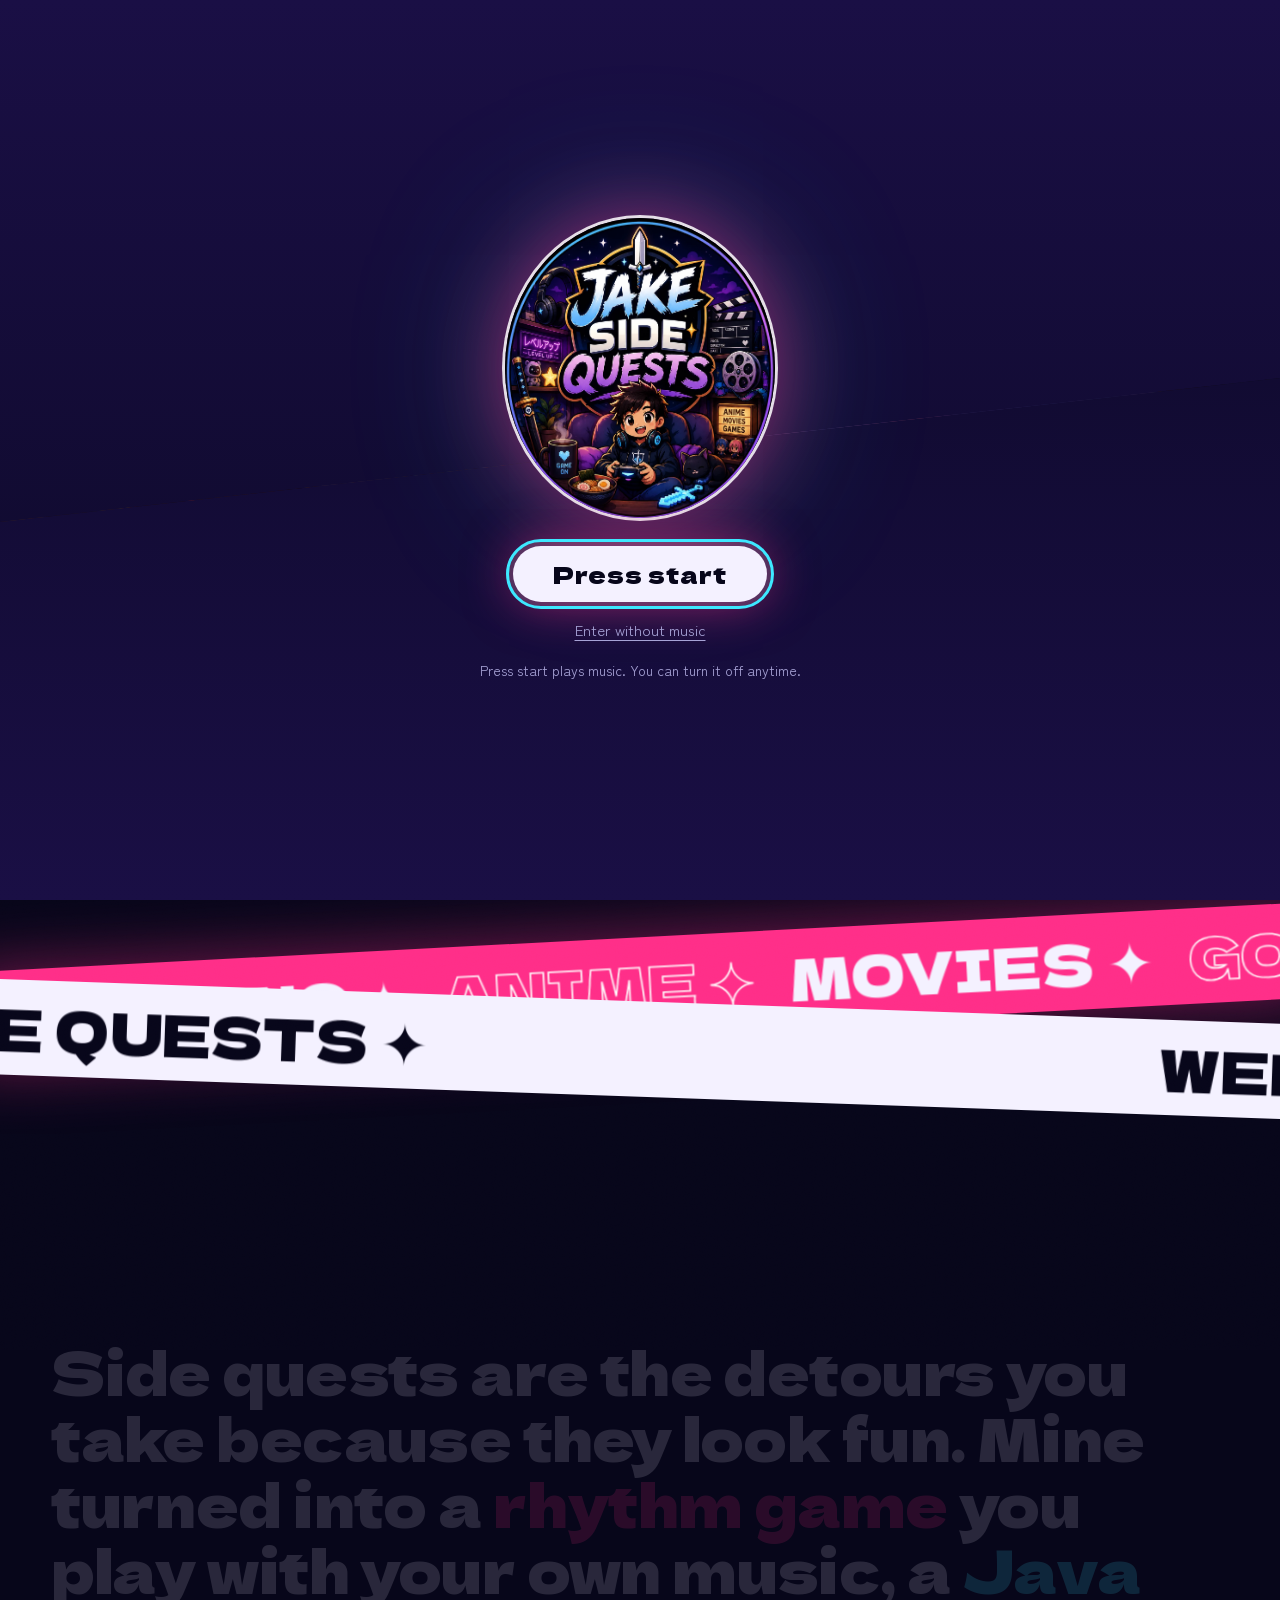
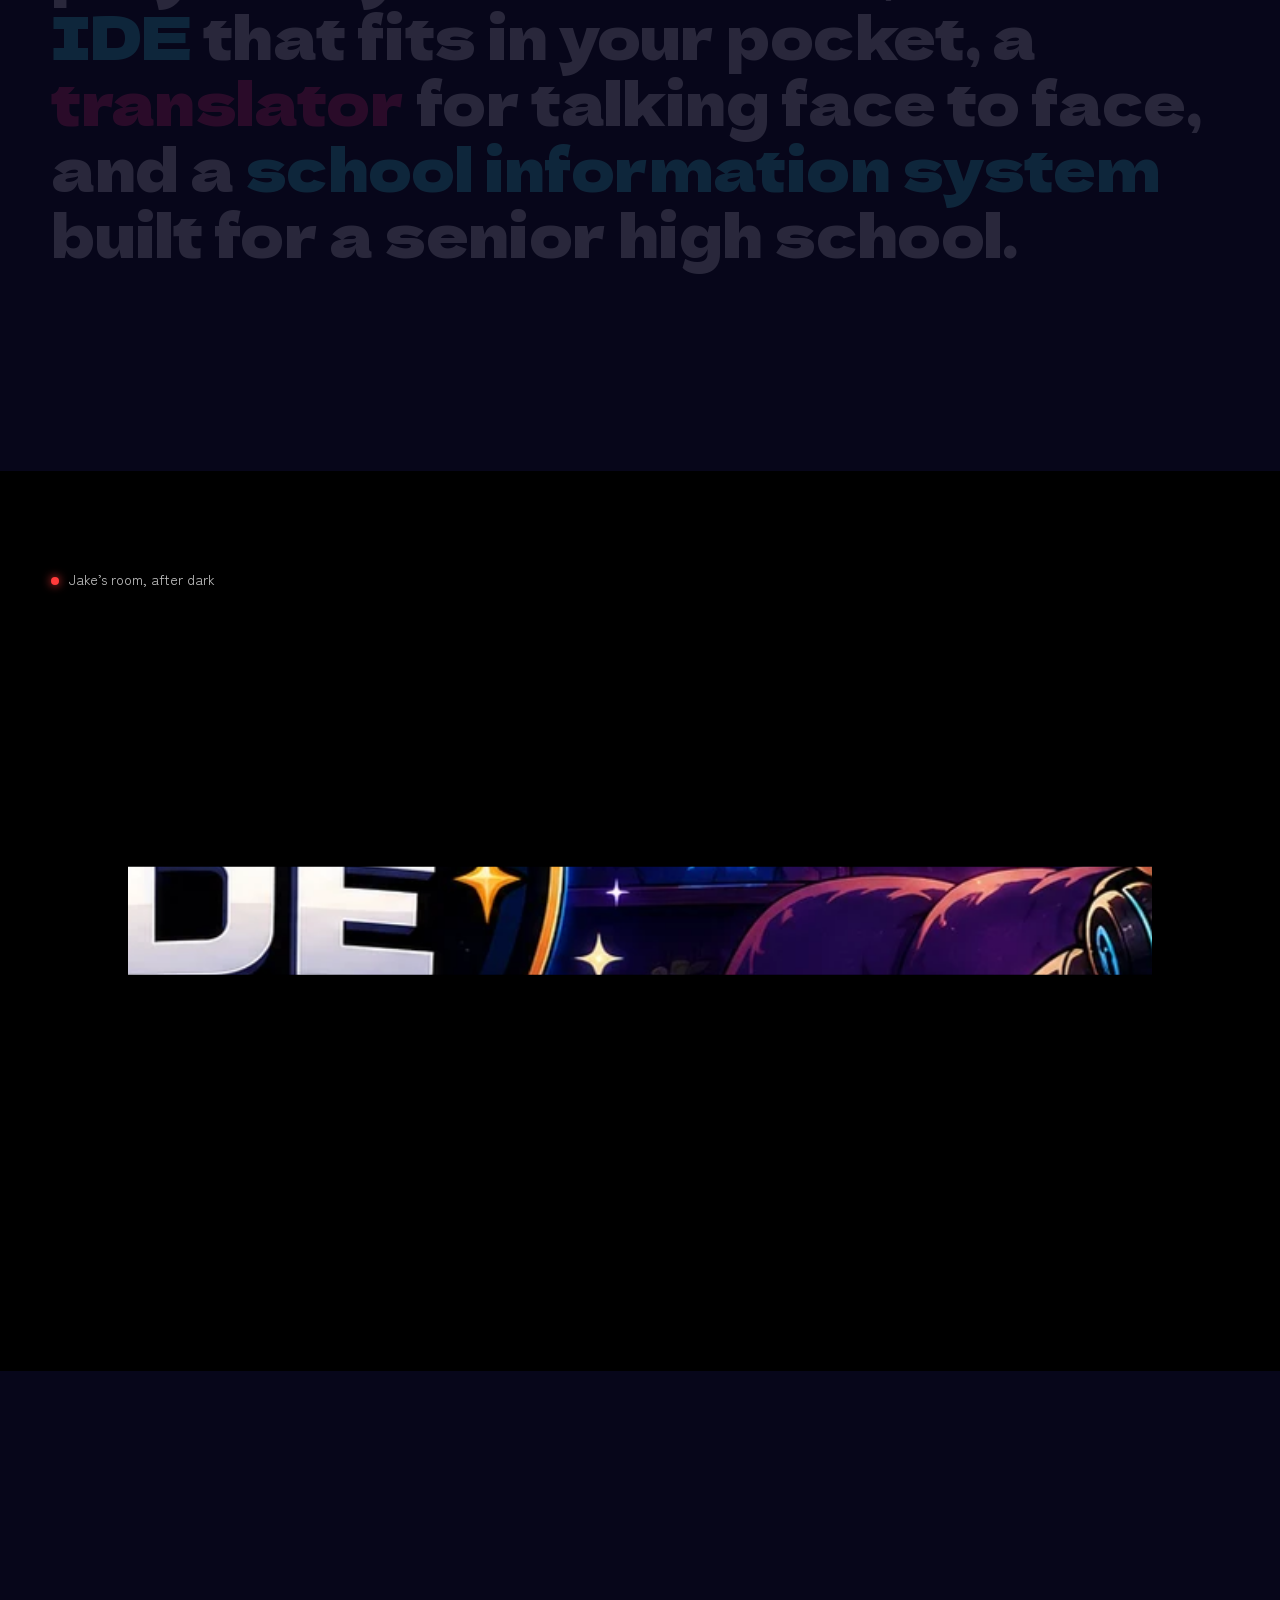
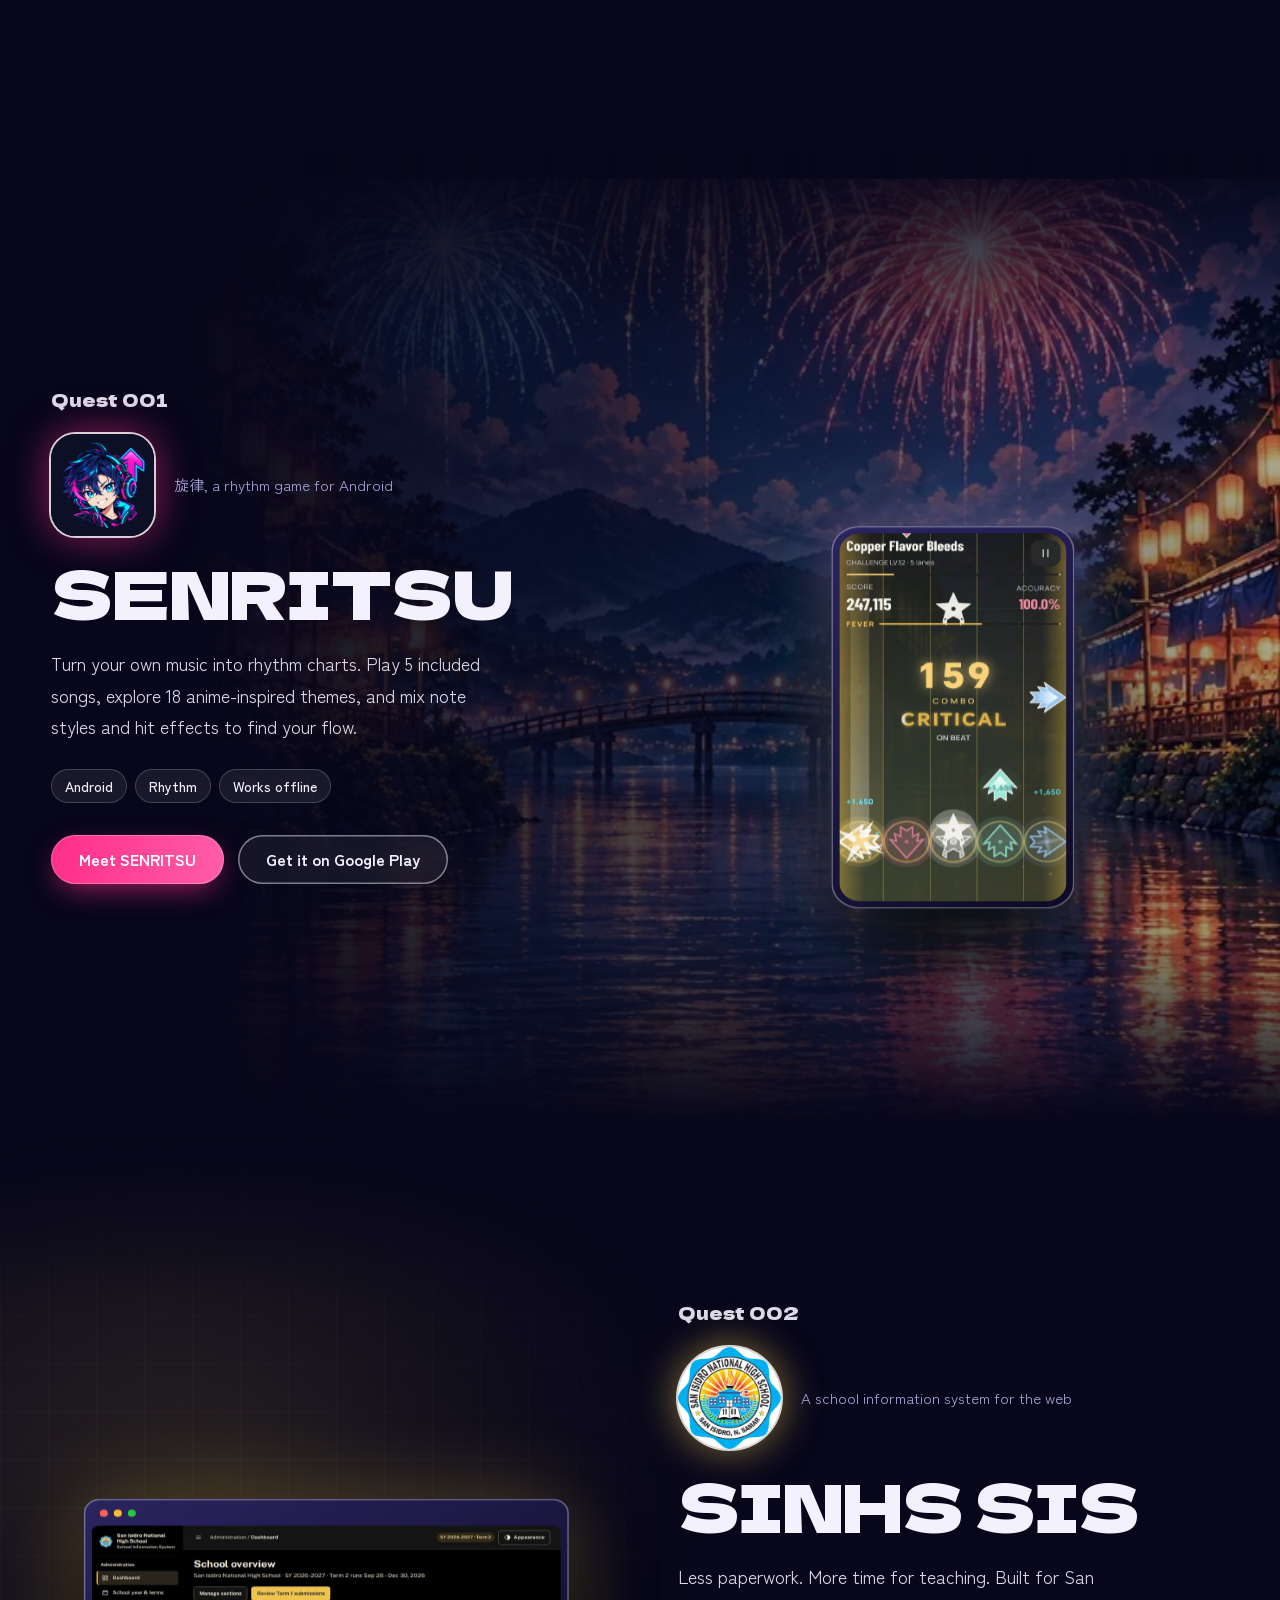
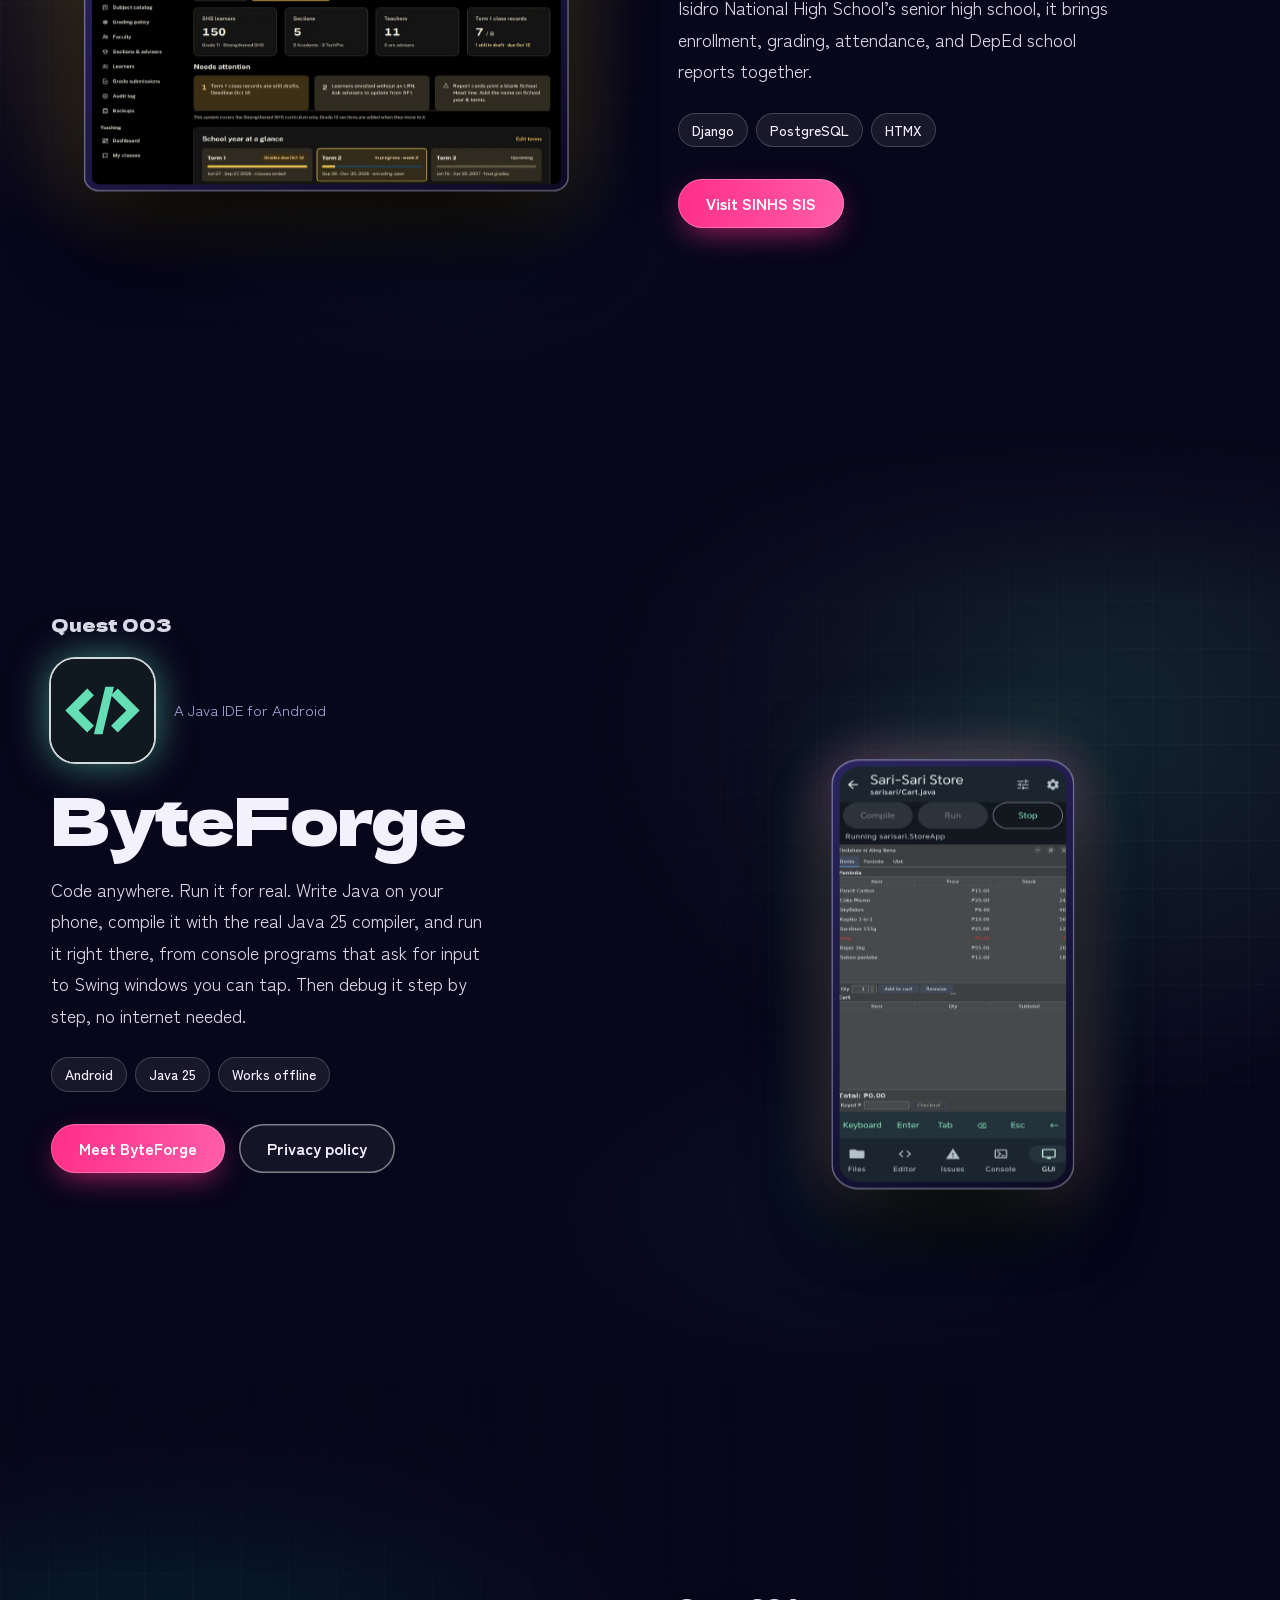
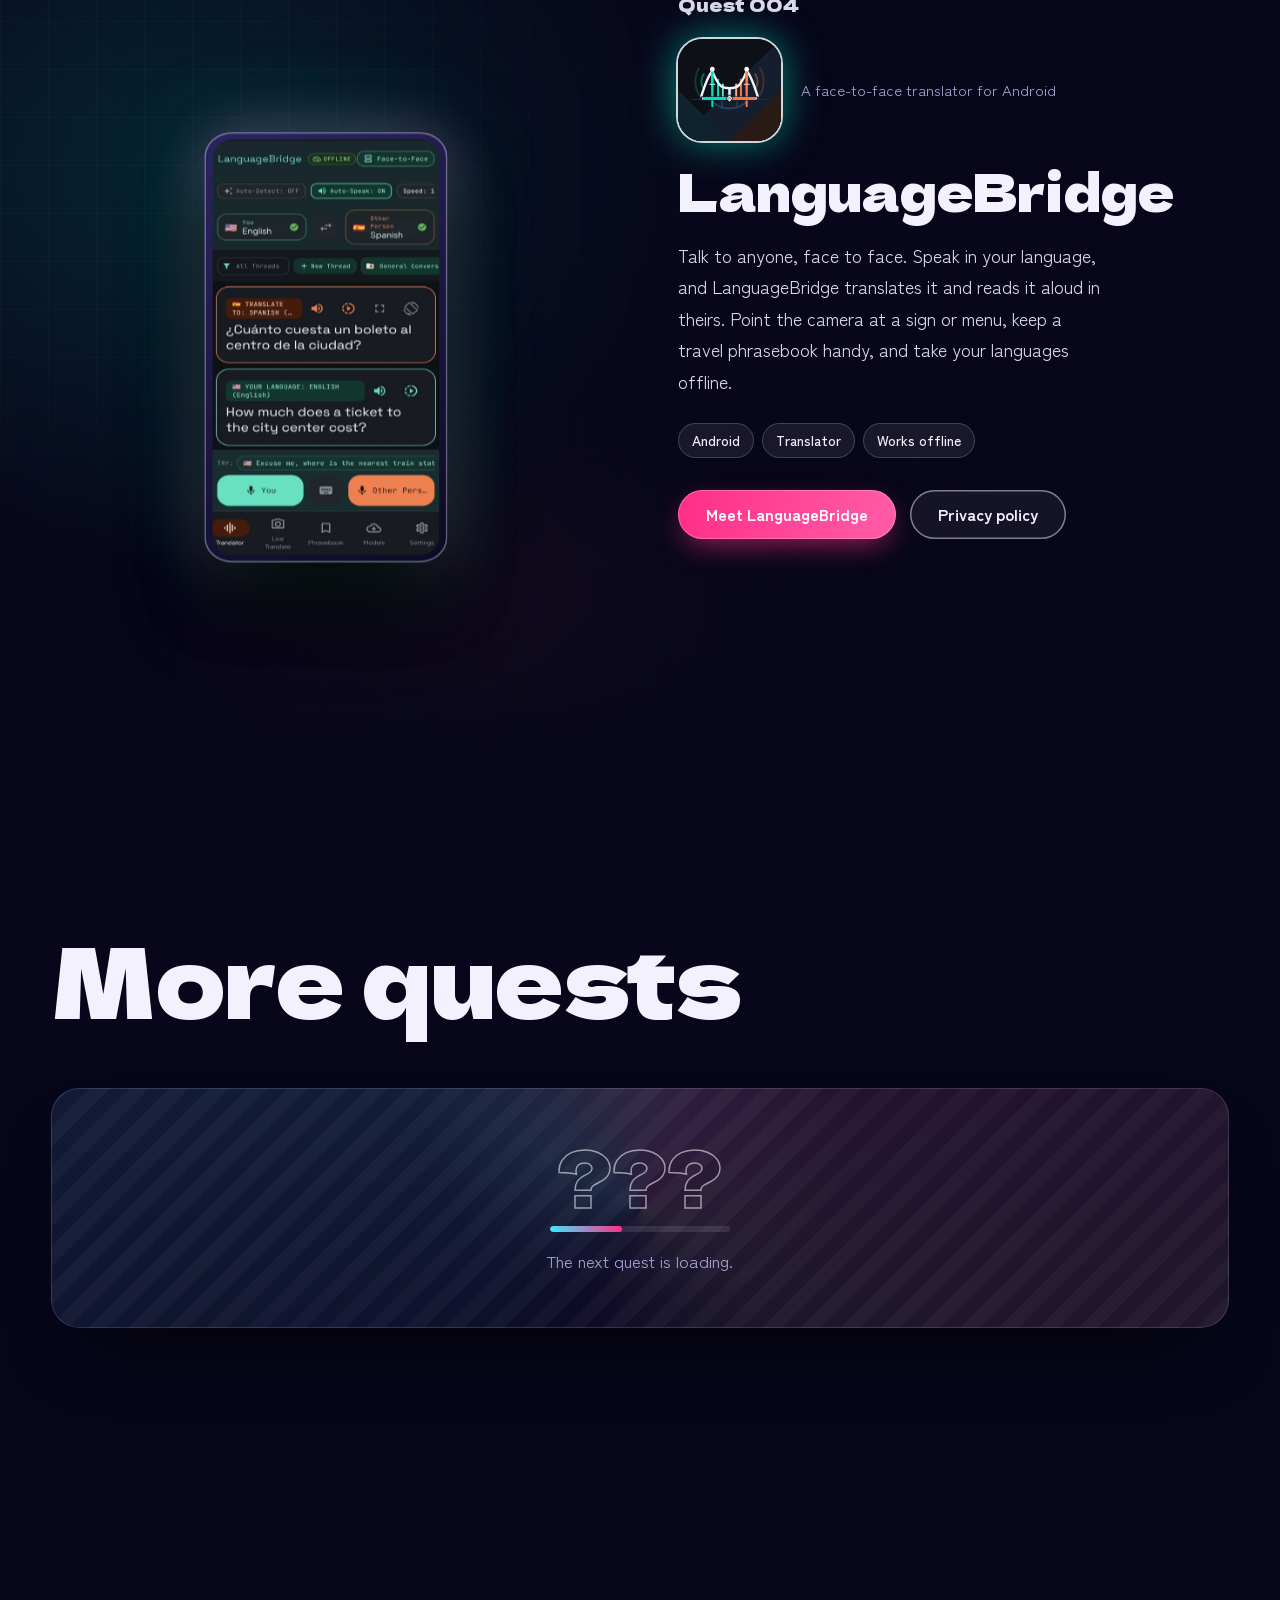
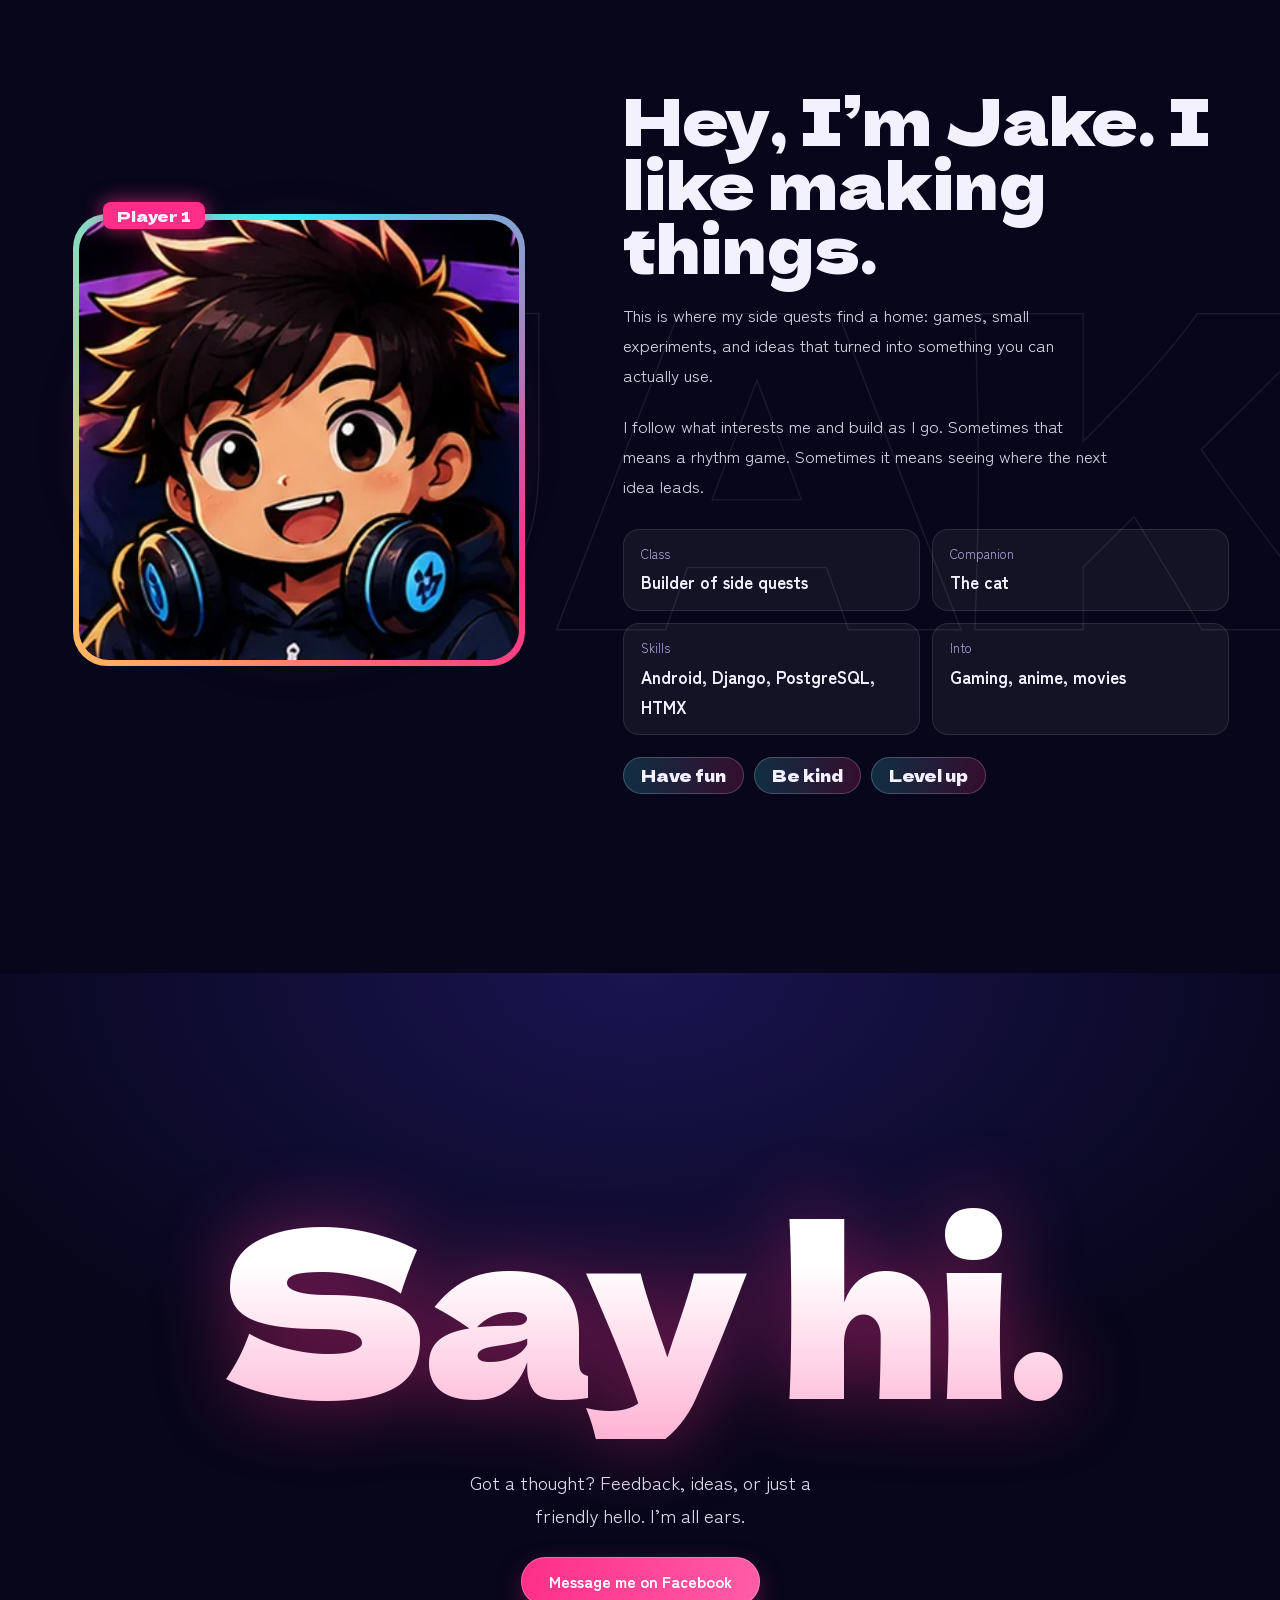
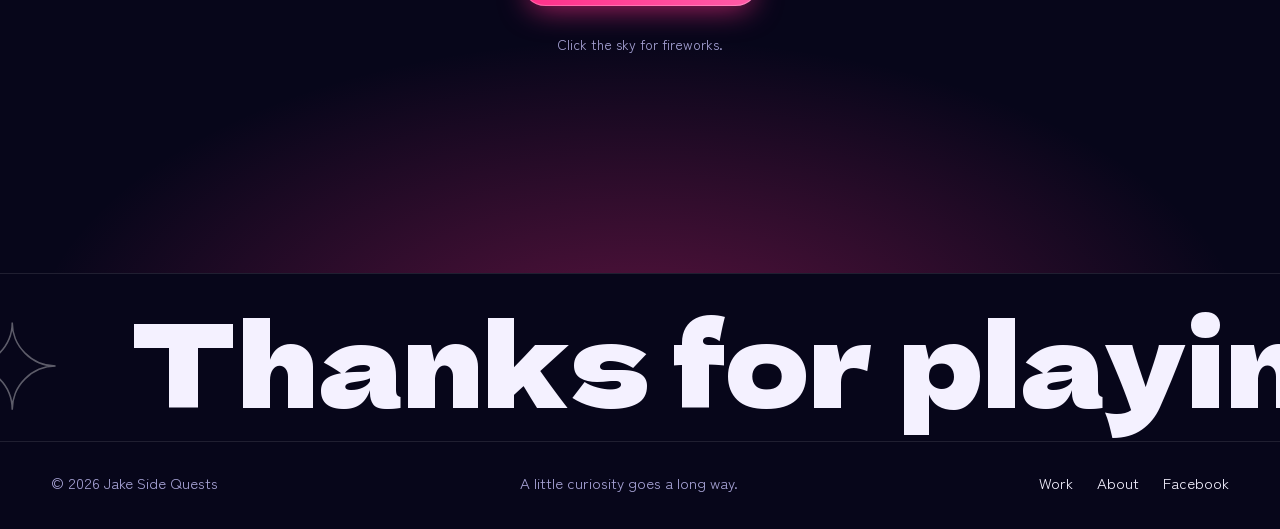
<file: index.html>
<!doctype html>
<html lang="en">
<head>
  <meta charset="utf-8">
  <meta name="viewport" content="width=device-width, initial-scale=1">
  <title>Jake Side Quests — Games, experiments & things I build</title>
  <meta name="description" content="Games, experiments, and things Jake couldn’t help building. Explore SENRITSU, a rhythm game for your own music, ByteForge, a Java IDE for Android, LanguageBridge, a face-to-face translator, and SINHS SIS, a school information system.">
  <meta name="theme-color" content="#07061a">
  <link rel="canonical" href="https://jakesidequests.com/">
  <meta property="og:type" content="website">
  <meta property="og:site_name" content="Jake Side Quests">
  <meta property="og:title" content="Jake Side Quests — Games, experiments & things I build">
  <meta property="og:description" content="Games, experiments, and things Jake couldn’t help building. Explore SENRITSU, a rhythm game for your own music, ByteForge, a Java IDE for Android, LanguageBridge, a face-to-face translator, and SINHS SIS, a school information system.">
  <meta property="og:url" content="https://jakesidequests.com/">
  <meta property="og:image" content="https://jakesidequests.com/assets/images/jake-side-quests-banner.webp">
  <meta property="og:image:width" content="2033">
  <meta property="og:image:height" content="774">
  <meta property="og:image:alt" content="Jake Side Quests — gaming, anime, movies, and good vibes.">
  <meta name="twitter:card" content="summary_large_image">
  <link rel="icon" href="/assets/favicon.png" type="image/png" sizes="64x64">
  <link rel="preload" href="/assets/fonts/delagothicone-400.woff2" as="font" type="font/woff2" crossorigin>
  <link rel="preload" href="/assets/media/hero-poster.webp" as="image">
  <link rel="stylesheet" href="/assets/site.css">
  <script>document.documentElement.classList.add('js');window.revealFallback=setTimeout(function(){document.documentElement.classList.add('no-anim')},4000);</script>
  <script src="/assets/vendor/gsap.min.js" defer></script>
  <script src="/assets/vendor/ScrollTrigger.min.js" defer></script>
  <script src="/assets/vendor/SplitText.min.js" defer></script>
  <script src="/assets/vendor/lenis.min.js" defer></script>
  <script src="/assets/site.js" defer></script>
</head>
<body id="top" data-page="home">
<a class="skip-link" href="#main">Skip to content</a>
<div class="progress" aria-hidden="true"></div>
<div class="grain" aria-hidden="true"></div>
<header class="site-header">
  <div class="header-inner container">
    <a class="brand" href="/" aria-label="Jake Side Quests home"><img src="/assets/images/jake-side-quests-emblem-96.webp" width="44" height="44" alt=""><span class="brand-name">Jake Side Quests</span></a>
    <nav class="site-nav" aria-label="Main navigation">
      <a href="/#work">Work</a>
      <a href="/#about">About</a>
      <a href="/#say-hello">Say hi</a>
    </nav>
    <button class="sound-toggle" type="button" aria-pressed="false" data-sound hidden><span class="eq" aria-hidden="true"><i></i><i></i><i></i><i></i></span><span class="label">Music off</span></button>
  </div>
</header>

<main id="main">
  <section class="hero" aria-labelledby="hero-title">
    <div class="hero-media" data-hero-media>
      <video muted loop playsinline preload="auto" poster="/assets/media/hero-poster.webp" data-hero-video>
        <source src="/assets/media/hero.webm" type="video/webm">
        <source src="/assets/media/hero.mp4" type="video/mp4">
      </video>
    </div>
    <canvas class="petals" aria-hidden="true" data-petals></canvas>
    <p class="kana-rail" aria-hidden="true">ジェイクのサイドクエスト</p>

    <div class="hero-inner">
      <h1 id="hero-title" class="hero-logo" data-hero-logo>
        <span class="ring" aria-hidden="true"></span><span class="ring two" aria-hidden="true"></span><span class="ring three" aria-hidden="true"></span>
        <img src="/assets/images/jake-side-quests-emblem.webp" width="1254" height="1254" alt="Jake Side Quests">
      </h1>
      <p class="hero-tagline" data-hero-tagline><span class="line">A little curiosity.</span> <span class="line glow">A lot of side quests.</span></p>
      <p class="hero-sub" data-hero-fade>Games, experiments, and things I couldn’t help building.</p>
      <div class="hero-actions" data-hero-fade>
        <a class="btn btn-primary" href="#work" data-magnetic>Explore my work</a>
        <a class="btn btn-ghost" href="/senritsu/#demo" data-magnetic>Play the SENRITSU demo</a>
      </div>
    </div>

    <div class="hero-foot">
      <div class="container">
        <p class="now-showing" aria-live="off"><span>Scenes from SENRITSU</span><strong data-scene>Sakura Afterglow</strong></p>
        <a class="scroll-cue" href="#intro"><i aria-hidden="true"></i>Scroll</a>
      </div>
    </div>
  </section>

  <div class="marquees" aria-hidden="true">
    <div class="marquee" data-marquee="-1"><div class="marquee-track"><span>Gaming ✦</span><span class="outline">Anime ✦</span><span>Movies ✦</span><span class="outline">Good vibes ✦</span><span>Gaming ✦</span><span class="outline">Anime ✦</span><span>Movies ✦</span><span class="outline">Good vibes ✦</span></div></div>
    <div class="marquee alt" data-marquee="1"><div class="marquee-track"><span>Side quests ✦</span><span class="outline">Rhythm games ✦</span><span>Web apps ✦</span><span class="outline">Experiments ✦</span><span>Side quests ✦</span><span class="outline">Rhythm games ✦</span><span>Web apps ✦</span><span class="outline">Experiments ✦</span></div></div>
  </div>

  <section class="statement container" id="intro" aria-label="Introduction">
    <p data-words>Side quests are the detours you take because they look fun. Mine turned into a <span class="hl">rhythm game</span> you play with your own music, a <span class="hl-2">Java IDE</span> that fits in your pocket, a <span class="hl">translator</span> for talking face to face, and a <span class="hl-2">school information system</span> built for a senior high school.</p>
  </section>

  <section class="cutscene" aria-label="Jake’s room" data-cutscene>
    <div class="cutscene-frame">
      <img src="/assets/images/jake-side-quests-banner.webp" width="2033" height="774" alt="An illustrated gaming room at night: Jake plays on the couch beside his cat, with ramen, popcorn, anime figures, and a film clapperboard around him." loading="lazy">
    </div>
    <p class="cutscene-label" aria-hidden="true">Jake’s room, after dark</p>
    <p class="subtitles" aria-hidden="true"><span>[controller clicking]</span><span>Gaming.</span><span>Anime.</span><span>Movies.</span><span>Good vibes.</span></p>
  </section>

  <section class="section featured" id="work" aria-labelledby="senritsu-title">
    <div class="featured-bg" aria-hidden="true" data-parallax="-12"><img src="/assets/media/worlds/hanabi_night.webp" width="720" height="1080" alt="" loading="lazy"></div>
    <div class="container featured-grid">
      <div class="featured-copy">
        <p class="eyebrow-num" data-reveal>Quest 001</p>
        <div class="app-mark" data-reveal>
          <img src="/senritsu/icon.png" width="104" height="104" alt="" loading="lazy">
          <p><span lang="ja">旋律</span>, a rhythm game for Android</p>
        </div>
        <h2 id="senritsu-title" class="glitch" data-text="SENRITSU" data-reveal>SENRITSU</h2>
        <!-- senritsu:home-summary:start -->
        <p>Turn your own music into rhythm charts. Play 5 included songs, explore 18 anime-inspired themes, and mix note styles and hit effects to find your flow.</p>
<!-- senritsu:home-summary:end -->
        <ul class="chips" data-reveal><li class="chip">Android</li><li class="chip">Rhythm</li><li class="chip">Works offline</li></ul>
        <div class="hero-actions" data-reveal>
          <a class="btn btn-primary" href="/senritsu/" data-magnetic>Meet SENRITSU</a>
          <a class="btn btn-ghost" href="https://play.google.com/store/apps/details?id=com.jakesidequests.senritsu" data-magnetic>Get it on Google Play</a>
        </div>
      </div>
      <div class="phones" data-phones aria-label="SENRITSU screenshots">
        <figure class="phone left"><img src="/assets/media/screens/home.webp" width="540" height="960" alt="SENRITSU home screen: “Your music. Your stage.” with a Play button, Theme Studio, Records, and Settings." loading="lazy"></figure>
        <figure class="phone right"><img src="/assets/media/screens/track-select.webp" width="540" height="960" alt="SENRITSU track select: song cards colored by level, with a choice of Classic or 5 lanes." loading="lazy"></figure>
        <figure class="phone center"><img src="/assets/media/screens/five-lanes.webp" width="540" height="960" alt="SENRITSU gameplay in 5 lanes on Parol Fiesta: a parol-star note falls into the center lane at a 159 combo." loading="lazy"></figure>
      </div>
    </div>
  </section>

  <section class="section featured flip" id="sinhs" data-app="sinhs" aria-labelledby="sinhs-title">
    <div class="app-hero-bg" aria-hidden="true"></div>
    <div class="container featured-grid">
      <div class="featured-copy">
        <p class="eyebrow-num" data-reveal>Quest 002</p>
        <div class="app-mark" data-reveal>
          <img class="round" src="/assets/images/sinhs-logo.png" width="104" height="104" alt="" loading="lazy">
          <p>A school information system for the web</p>
        </div>
        <h2 id="sinhs-title" class="glitch" data-text="SINHS SIS" data-reveal>SINHS SIS</h2>
        <p data-reveal>Less paperwork. More time for teaching. Built for San Isidro National High School’s senior high school, it brings enrollment, grading, attendance, and DepEd school reports together.</p>
        <ul class="chips" data-reveal><li class="chip">Django</li><li class="chip">PostgreSQL</li><li class="chip">HTMX</li></ul>
        <div class="hero-actions" data-reveal>
          <a class="btn btn-primary" href="https://sinhs.jakesidequests.com/" data-magnetic>Visit SINHS SIS</a>
        </div>
      </div>
      <div class="browsers" data-phones aria-label="SINHS SIS screenshots">
        <figure class="browser back"><img src="/assets/media/sinhs/teacher.webp" width="1200" height="750" alt="The teacher dashboard: classes with each term’s status, an advisory summary, and a reminder that Term 1 grades are still a draft." loading="lazy"></figure>
        <figure class="browser front"><img src="/assets/media/sinhs/admin.webp" width="1200" height="750" alt="The administrator’s school overview in the dark theme: learner, section, and teacher counts, items that need attention, and the three terms of the school year." loading="lazy"></figure>
      </div>
    </div>
  </section>

  <section class="section featured" id="byteforge" data-app="byteforge" aria-labelledby="byteforge-title">
    <div class="app-hero-bg" aria-hidden="true"></div>
    <div class="container featured-grid">
      <div class="featured-copy">
        <p class="eyebrow-num" data-reveal>Quest 003</p>
        <div class="app-mark" data-reveal>
          <img src="/byteforge/icon.svg" width="104" height="104" alt="" loading="lazy">
          <p>A Java IDE for Android</p>
        </div>
        <h2 id="byteforge-title" class="glitch" data-text="ByteForge" data-reveal>ByteForge</h2>
        <p data-reveal>Code anywhere. Run it for real. Write Java on your phone, compile it with the real Java 25 compiler, and run it right there, from console programs that ask for input to Swing windows you can tap. Then debug it step by step, no internet needed.</p>
        <ul class="chips" data-reveal><li class="chip">Android</li><li class="chip">Java 25</li><li class="chip">Works offline</li></ul>
        <div class="hero-actions" data-reveal>
          <a class="btn btn-primary" href="/byteforge/" data-magnetic>Meet ByteForge</a>
          <a class="btn btn-ghost" href="/byteforge/privacy/" data-magnetic>Privacy policy</a>
        </div>
      </div>
      <div class="phones tall" data-phones aria-label="ByteForge screenshots">
        <figure class="phone left"><img src="/assets/media/byteforge/editor.webp" width="540" height="1080" alt="The ByteForge editor with a Java file, its code checks underlined." loading="lazy"></figure>
        <figure class="phone right"><img src="/assets/media/byteforge/debugger.webp" width="540" height="1080" alt="The debugger stepping through a Java program, with Step into, Step over, and Step out controls." loading="lazy"></figure>
        <figure class="phone center"><img src="/assets/media/byteforge/swing.webp" width="540" height="1080" alt="A Swing store app, Tindahan ni Aling Nena, running inside ByteForge with a product table and a cart." loading="lazy"></figure>
      </div>
    </div>
  </section>

  <section class="section featured flip" id="languagebridge" data-app="languagebridge" aria-labelledby="languagebridge-title">
    <div class="app-hero-bg" aria-hidden="true"></div>
    <div class="container featured-grid">
      <div class="featured-copy">
        <p class="eyebrow-num" data-reveal>Quest 004</p>
        <div class="app-mark" data-reveal>
          <img src="/languagebridge/icon.svg" width="104" height="104" alt="" loading="lazy">
          <p>A face-to-face translator for Android</p>
        </div>
        <h2 id="languagebridge-title" class="glitch long" data-text="LanguageBridge" data-reveal>LanguageBridge</h2>
        <p data-reveal>Talk to anyone, face to face. Speak in your language, and LanguageBridge translates it and reads it aloud in theirs. Point the camera at a sign or menu, keep a travel phrasebook handy, and take your languages offline.</p>
        <ul class="chips" data-reveal><li class="chip">Android</li><li class="chip">Translator</li><li class="chip">Works offline</li></ul>
        <div class="hero-actions" data-reveal>
          <a class="btn btn-primary" href="/languagebridge/" data-magnetic>Meet LanguageBridge</a>
          <a class="btn btn-ghost" href="/languagebridge/privacy/" data-magnetic>Privacy policy</a>
        </div>
      </div>
      <div class="phones tall" data-phones aria-label="LanguageBridge screenshots">
        <figure class="phone left"><img src="/assets/media/languagebridge/phrasebook.webp" width="540" height="1080" alt="The travel phrasebook: an English phrase with its Spanish translation and pronunciation guide." loading="lazy"></figure>
        <figure class="phone right"><img src="/assets/media/languagebridge/live-translate.webp" width="540" height="1080" alt="Live Translate reading a Japanese question from a page of travel phrases and translating it to English." loading="lazy"></figure>
        <figure class="phone center"><img src="/assets/media/languagebridge/face-to-face.webp" width="540" height="1080" alt="Face-to-Face mode: a Spanish translation on top for the other person and the English original below, with You and Other Person microphone buttons." loading="lazy"></figure>
      </div>
    </div>
  </section>

  <section class="section container next-quest" aria-labelledby="more-title">
    <h2 id="more-title" class="section-title" data-reveal>More quests</h2>
    <div class="holo locked" data-tilt data-reveal>
      <h3>???</h3>
      <div class="loading-bar" aria-hidden="true"><i></i></div>
      <p>The next quest is loading.</p>
    </div>
  </section>

  <section class="section player" id="about" aria-labelledby="about-title">
    <p class="player-bg-name" aria-hidden="true" data-parallax-x="-20">JAKE</p>
    <div class="container player-grid">
      <div class="portrait" data-reveal>
        <span class="p1" aria-hidden="true">Player 1</span>
        <img src="/assets/images/jake-portrait.webp" width="320" height="320" alt="Illustrated portrait of Jake, grinning, with headphones around his neck." loading="lazy">
      </div>
      <div class="player-copy">
        <h2 id="about-title" data-reveal>Hey, I’m Jake. I like making things.</h2>
        <p data-reveal>This is where my side quests find a home: games, small experiments, and ideas that turned into something you can actually use.</p>
        <p data-reveal>I follow what interests me and build as I go. Sometimes that means a rhythm game. Sometimes it means seeing where the next idea leads.</p>
        <dl class="stats" data-reveal>
          <div><dt>Class</dt><dd>Builder of side quests</dd></div>
          <div><dt>Companion</dt><dd>The cat</dd></div>
          <div><dt>Skills</dt><dd>Android, Django, PostgreSQL, HTMX</dd></div>
          <div><dt>Into</dt><dd>Gaming, anime, movies</dd></div>
        </dl>
        <ul class="motto" aria-label="Current quest" data-reveal><li>Have fun</li><li>Be kind</li><li>Level up</li></ul>
      </div>
    </div>
  </section>

  <section class="section say-hi" id="say-hello" aria-labelledby="contact-title" data-fireworks>
    <canvas class="fireworks" aria-hidden="true"></canvas>
    <div class="say-hi-inner container">
      <h2 id="contact-title" data-reveal>Say hi.</h2>
      <p data-reveal>Got a thought? Feedback, ideas, or just a friendly hello. I’m all ears.</p>
      <a class="btn btn-primary" href="https://www.facebook.com/JakeSideQuests" data-magnetic data-reveal>Message me on Facebook</a>
      <p class="hint" aria-hidden="true" data-reveal>Click the sky for fireworks.</p>
    </div>
  </section>
</main>

<footer class="site-footer">
  <div class="footer-marquee" aria-hidden="true">
    <div class="marquee-track" data-marquee="-1"><span class="fill">Thanks for playing ✦</span><span>Thanks for playing ✦</span><span class="fill">Thanks for playing ✦</span><span>Thanks for playing ✦</span></div>
  </div>
  <div class="container footer-row">
    <p>© 2026 Jake Side Quests</p>
    <p>A little curiosity goes a long way.</p>
    <div class="footer-links"><a href="/#work">Work</a><a href="/#about">About</a><a href="https://www.facebook.com/JakeSideQuests">Facebook</a></div>
  </div>
</footer>
<audio data-music src="/assets/media/champions-rise.mp3" preload="none" loop></audio>
</body>
</html>
</file>
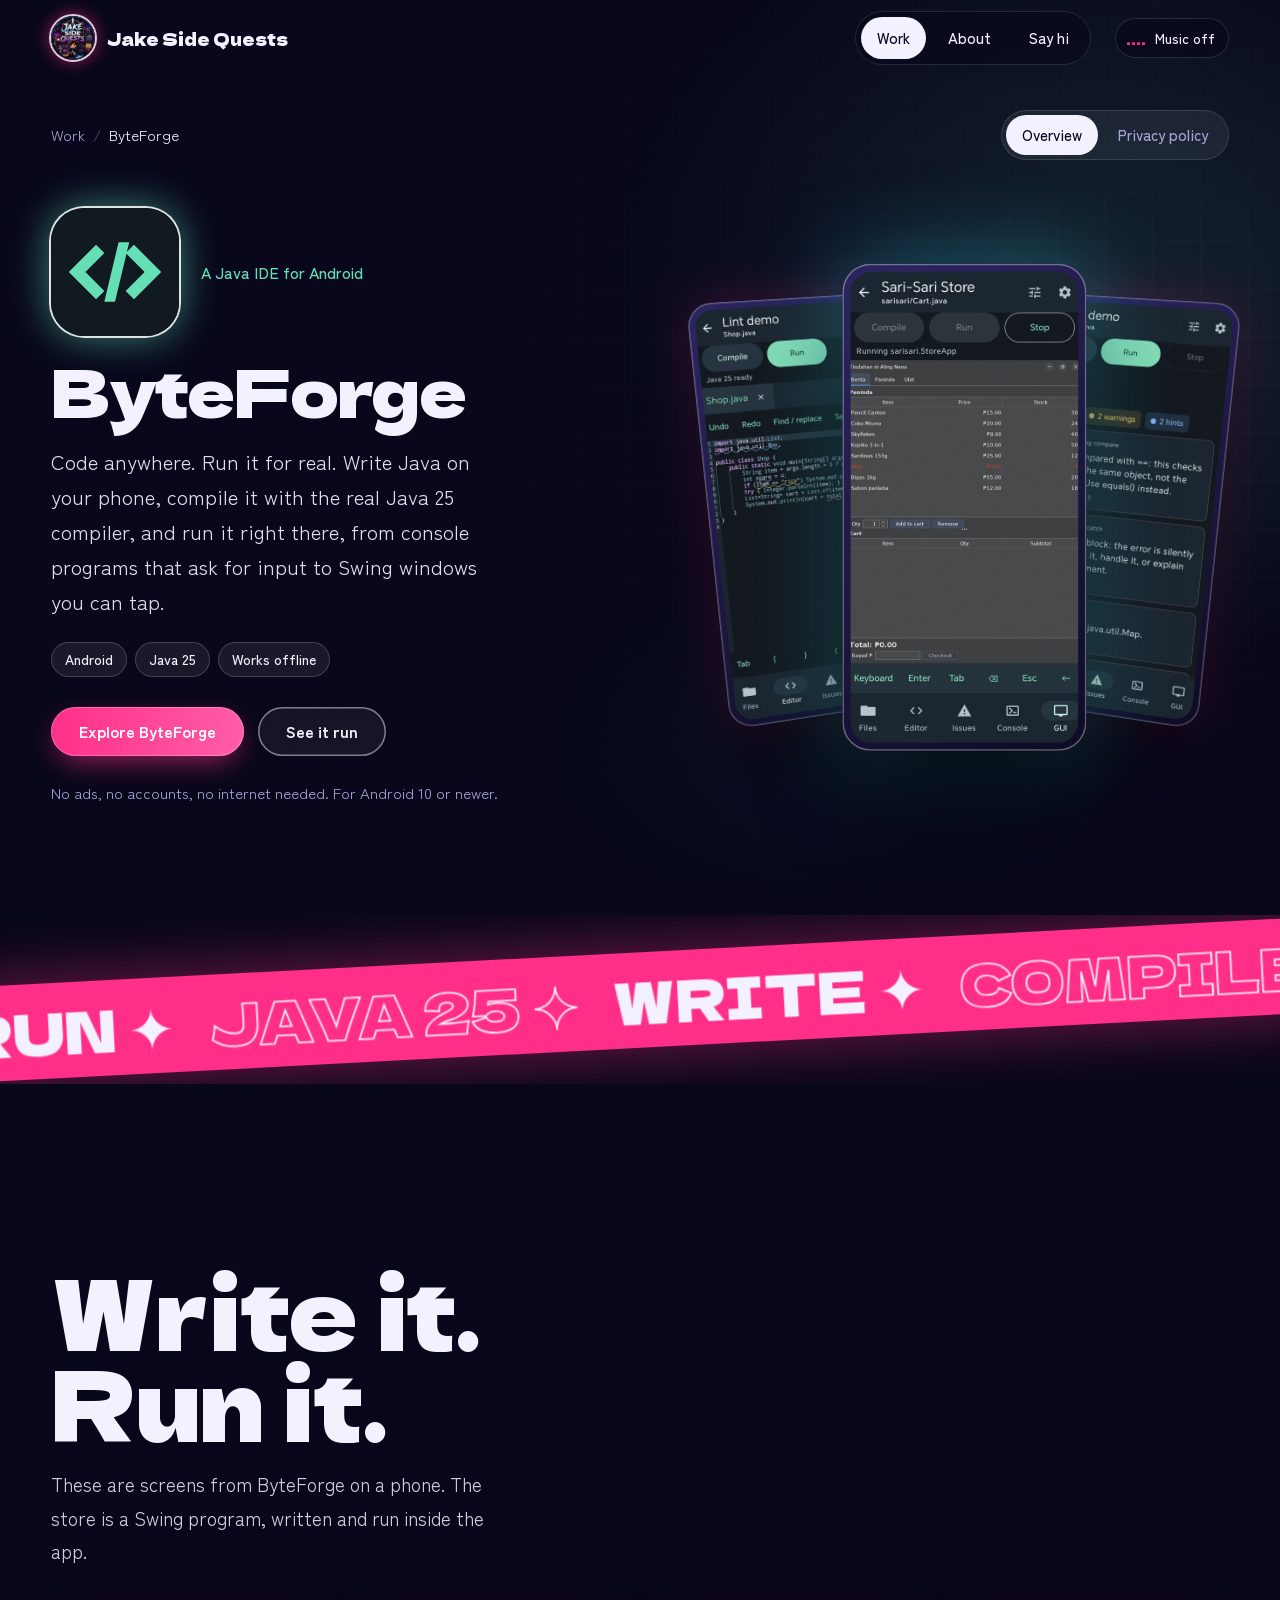
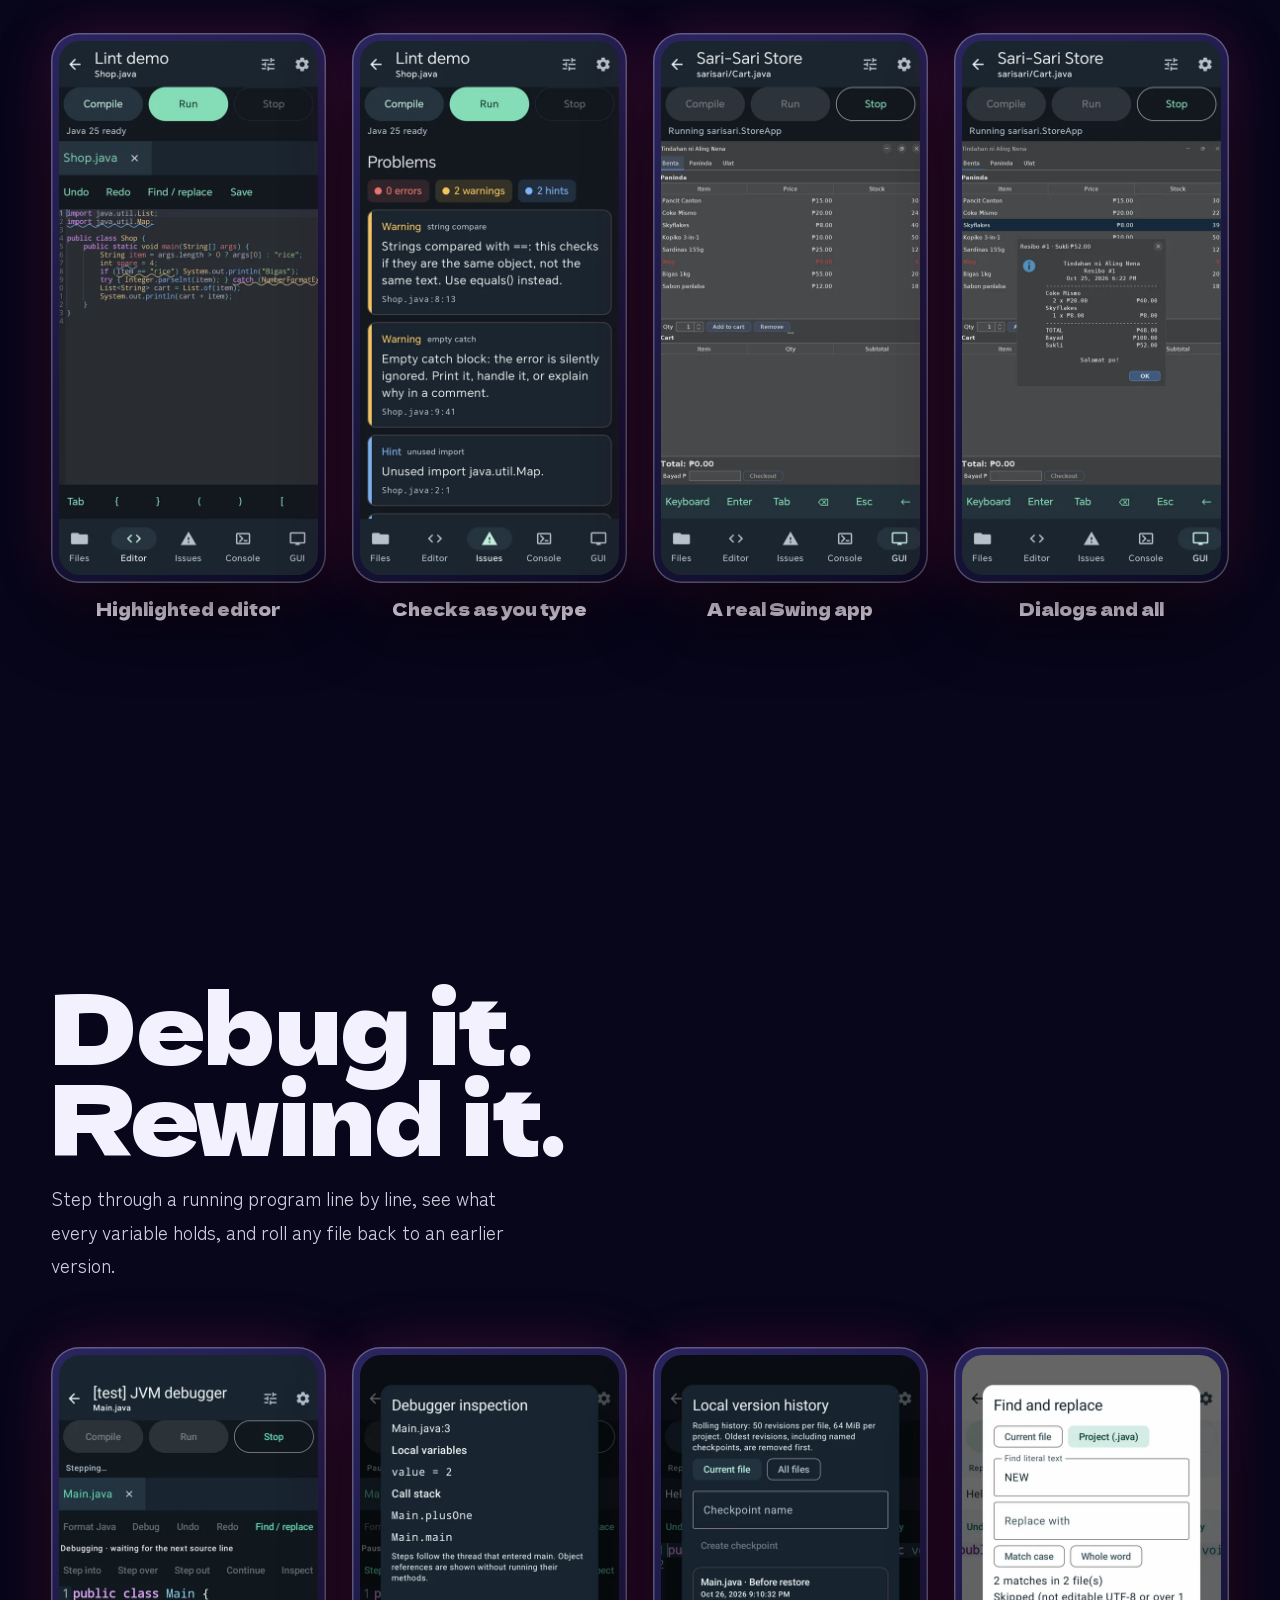
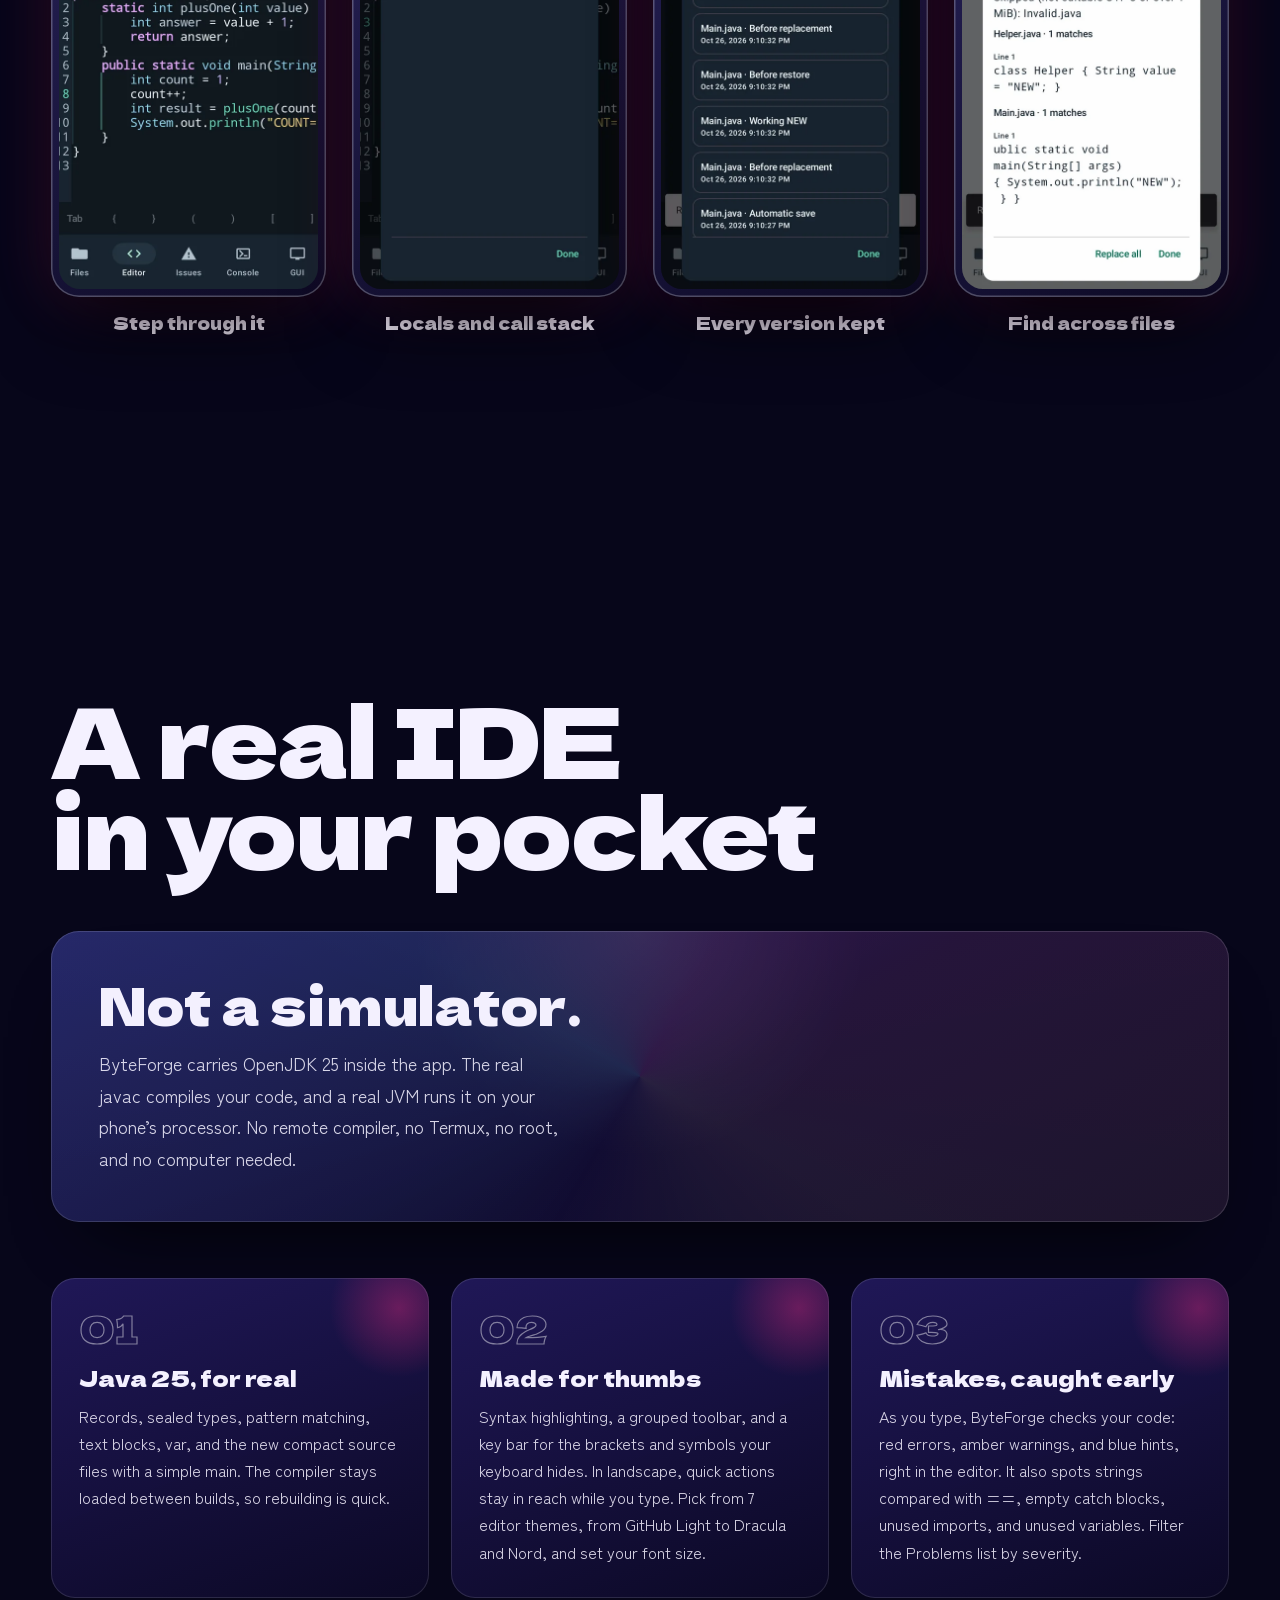
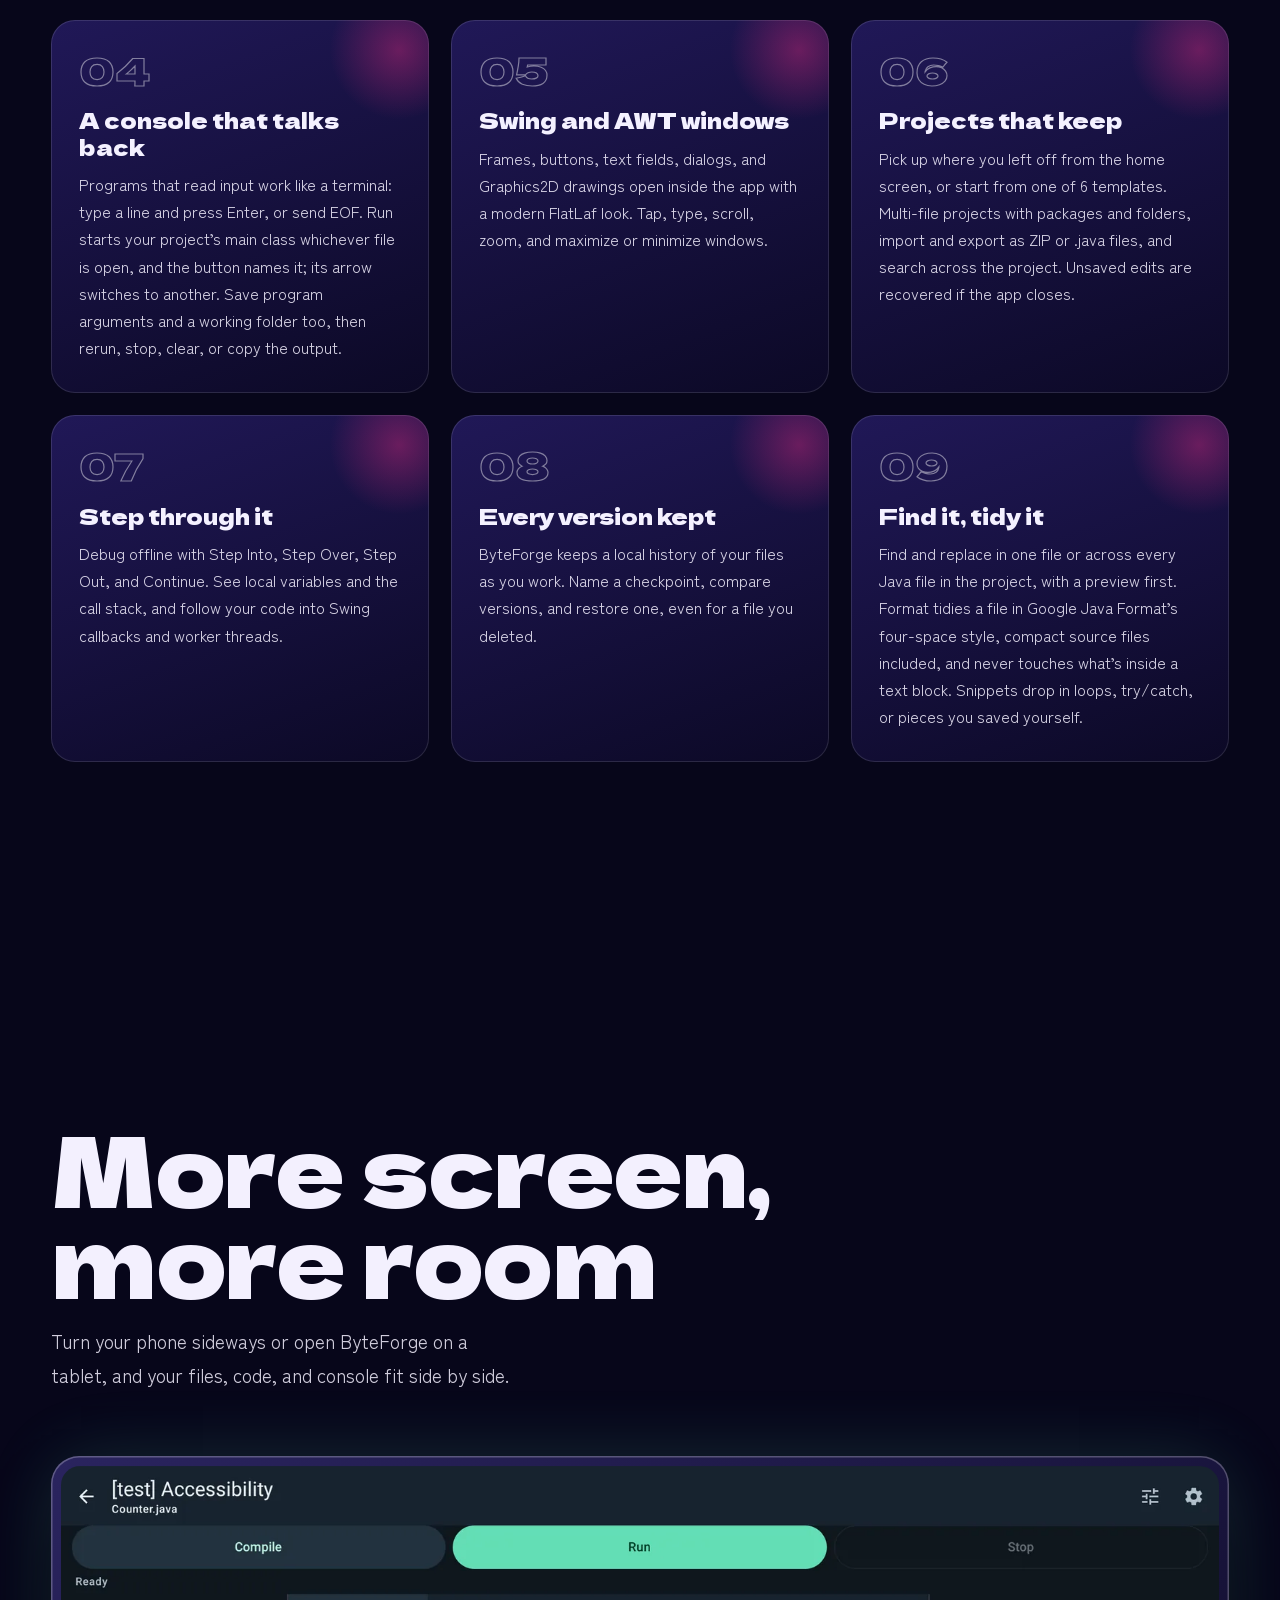
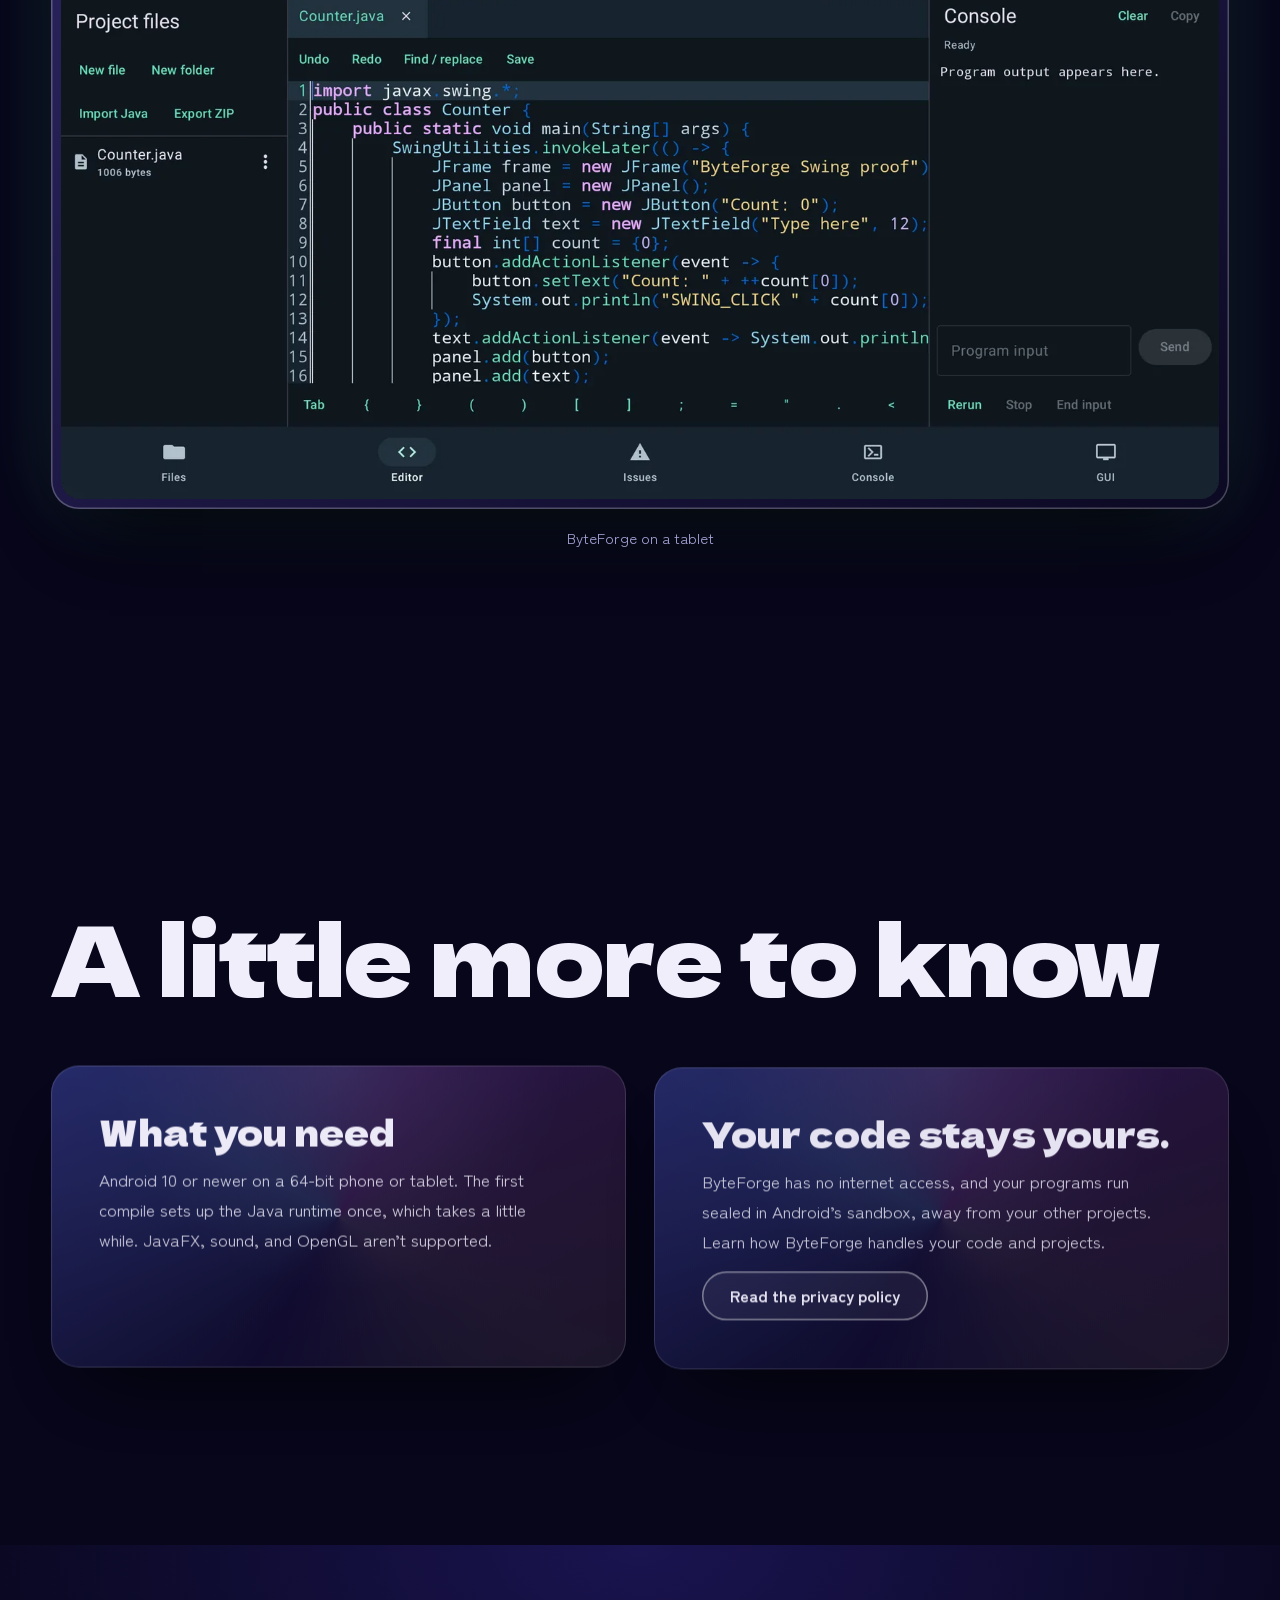
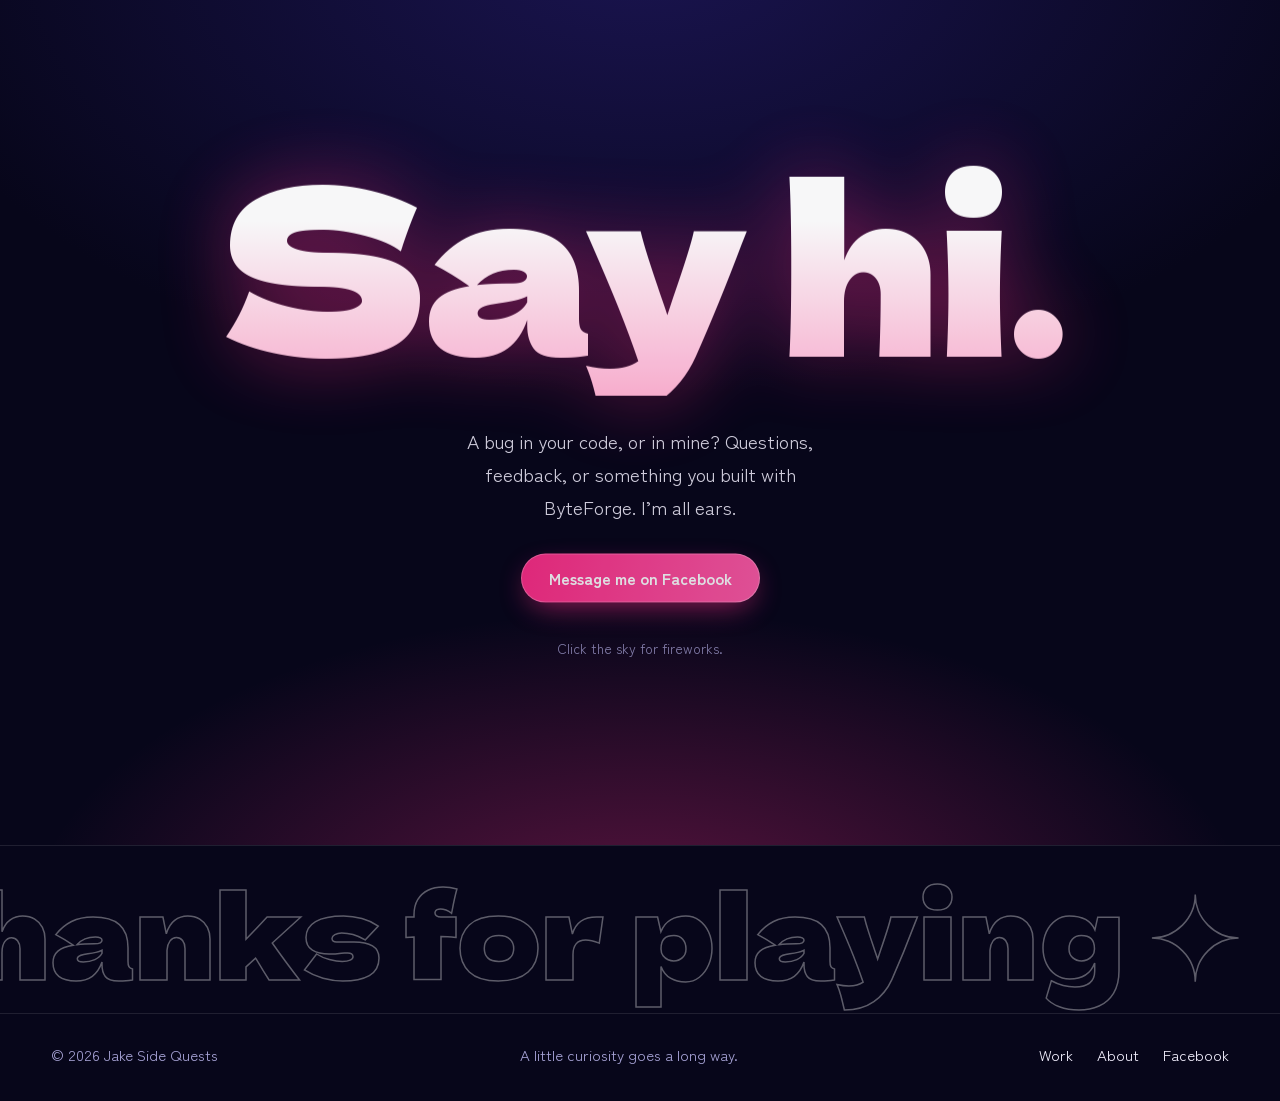
<file: byteforge/index.html>
<!doctype html>
<html lang="en">
<head>
  <meta charset="utf-8">
  <meta name="viewport" content="width=device-width, initial-scale=1">
  <title>ByteForge — Code anywhere. Run it for real. | Jake Side Quests</title>
  <meta name="description" content="ByteForge is a Java IDE for Android. Write Java on your phone, compile it with the real Java 25 compiler, run console programs and Swing windows, and debug them step by step. No ads; works offline.">
  <meta name="theme-color" content="#07061a">
  <link rel="canonical" href="https://jakesidequests.com/byteforge/">
  <meta property="og:type" content="website">
  <meta property="og:site_name" content="Jake Side Quests">
  <meta property="og:title" content="ByteForge — Code anywhere. Run it for real. | Jake Side Quests">
  <meta property="og:description" content="ByteForge is a Java IDE for Android. Write Java on your phone, compile it with the real Java 25 compiler, run console programs and Swing windows, and debug them step by step. No ads; works offline.">
  <meta property="og:url" content="https://jakesidequests.com/byteforge/">
  <meta property="og:image" content="https://jakesidequests.com/assets/media/byteforge/tablet.webp">
  <link rel="icon" href="/assets/favicon.png" type="image/png" sizes="64x64">
  <link rel="preload" href="/assets/fonts/delagothicone-400.woff2" as="font" type="font/woff2" crossorigin>
  <link rel="stylesheet" href="/assets/site.css">
  <script>document.documentElement.classList.add('js');window.revealFallback=setTimeout(function(){document.documentElement.classList.add('no-anim')},4000);</script>
  <script src="/assets/vendor/gsap.min.js" defer></script>
  <script src="/assets/vendor/ScrollTrigger.min.js" defer></script>
  <script src="/assets/vendor/SplitText.min.js" defer></script>
  <script src="/assets/vendor/lenis.min.js" defer></script>
  <script src="/assets/site.js" defer></script>
</head>
<body id="top" data-page="byteforge">
<a class="skip-link" href="#main">Skip to content</a>
<div class="progress" aria-hidden="true"></div>
<div class="grain" aria-hidden="true"></div>
<header class="site-header">
  <div class="header-inner container">
    <a class="brand" href="/" aria-label="Jake Side Quests home"><img src="/assets/images/jake-side-quests-emblem-96.webp" width="44" height="44" alt=""><span class="brand-name">Jake Side Quests</span></a>
    <nav class="site-nav" aria-label="Main navigation">
      <a href="/#work" aria-current="location">Work</a>
      <a href="/#about">About</a>
      <a href="/#say-hello">Say hi</a>
    </nav>
    <button class="sound-toggle" type="button" aria-pressed="false" data-sound hidden><span class="eq" aria-hidden="true"><i></i><i></i><i></i><i></i></span><span class="label">Music off</span></button>
  </div>
</header>

<main id="main">
  <section class="game-hero" aria-labelledby="app-title">
    <div class="app-hero-bg" aria-hidden="true"></div>
    <div class="container">
      <div class="page-context">
        <nav class="breadcrumb" aria-label="Breadcrumb"><ol><li><a href="/#work">Work</a></li><li><span aria-current="page">ByteForge</span></li></ol></nav>
        <nav class="project-nav" aria-label="ByteForge navigation"><a href="/byteforge/" aria-current="page">Overview</a><a href="/byteforge/privacy/">Privacy policy</a></nav>
      </div>
      <div class="game-hero-grid">
        <div class="game-copy">
          <div class="mascot app-mascot" data-reveal>
            <img src="/byteforge/icon.svg" width="128" height="128" alt="ByteForge app icon: mint-green code brackets on a dark background.">
            <p class="kana-note">A Java IDE for Android</p>
          </div>
          <h1 id="app-title" class="glitch" data-text="ByteForge" data-reveal>ByteForge</h1>
          <p class="lede" data-reveal>Code anywhere. Run it for real. Write Java on your phone, compile it with the real Java 25 compiler, and run it right there, from console programs that ask for input to Swing windows you can tap.</p>
          <ul class="chips" aria-label="At a glance" data-reveal><li class="chip">Android</li><li class="chip">Java 25</li><li class="chip">Works offline</li></ul>
          <div class="hero-actions" data-reveal>
            <a class="btn btn-primary" href="#features" data-magnetic>Explore ByteForge</a>
            <a class="btn btn-ghost" href="#screens" data-magnetic>See it run</a>
          </div>
          <p class="page-meta">No ads, no accounts, no internet needed. For Android 10 or newer.</p>
        </div>

        <div class="phones tall" aria-label="ByteForge screenshots">
          <figure class="phone left"><img src="/assets/media/byteforge/editor.webp" width="540" height="1080" alt="The ByteForge editor with a Java file, its code checks underlined."></figure>
          <figure class="phone right"><img src="/assets/media/byteforge/issues.webp" width="540" height="1080" alt="The Problems list showing warnings and hints with explanations."></figure>
          <figure class="phone center"><img src="/assets/media/byteforge/swing.webp" width="540" height="1080" alt="A Swing store app, Tindahan ni Aling Nena, running inside ByteForge with a product table and a cart."></figure>
        </div>
      </div>
    </div>
  </section>

  <div class="marquees" aria-hidden="true">
    <div class="marquee" data-marquee="-1"><div class="marquee-track"><span>Write ✦</span><span class="outline">Compile ✦</span><span>Run ✦</span><span class="outline">Java 25 ✦</span><span>Write ✦</span><span class="outline">Compile ✦</span><span>Run ✦</span><span class="outline">Java 25 ✦</span></div></div>
  </div>

  <section class="section container" id="screens" aria-labelledby="screens-title">
    <h2 id="screens-title" class="section-title" data-reveal>Write it.<br>Run it.</h2>
    <p class="section-lede" data-reveal style="margin-top:22px">These are screens from ByteForge on a phone. The store is a Swing program, written and run inside the app.</p>
    <div class="screens tall">
      <figure data-reveal><div class="phone"><img src="/assets/media/byteforge/one-dark.webp" width="540" height="1080" alt="The editor in the One Dark theme with highlighted Java code." loading="lazy"></div><figcaption>Highlighted editor</figcaption></figure>
      <figure data-reveal><div class="phone"><img src="/assets/media/byteforge/issues.webp" width="540" height="1080" alt="Problems tab: a string compared with ==, an empty catch block, and an unused import." loading="lazy"></div><figcaption>Checks as you type</figcaption></figure>
      <figure data-reveal><div class="phone"><img src="/assets/media/byteforge/swing.webp" width="540" height="1080" alt="A Swing store window with a product table, quantity picker, and cart." loading="lazy"></div><figcaption>A real Swing app</figcaption></figure>
      <figure data-reveal><div class="phone"><img src="/assets/media/byteforge/receipt.webp" width="540" height="1080" alt="The store app's receipt dialog listing items, total, payment, and change." loading="lazy"></div><figcaption>Dialogs and all</figcaption></figure>
    </div>
  </section>

  <section class="section container" id="debug" aria-labelledby="debug-title">
    <h2 id="debug-title" class="section-title" data-reveal>Debug it.<br>Rewind it.</h2>
    <p class="section-lede" data-reveal style="margin-top:22px">Step through a running program line by line, see what every variable holds, and roll any file back to an earlier version.</p>
    <div class="screens tall">
      <figure data-reveal><div class="phone"><img src="/assets/media/byteforge/debugger.webp" width="540" height="1080" alt="The debugger stepping through a Java program, with Step into, Step over, Step out, Continue, and Inspect controls." loading="lazy"></div><figcaption>Step through it</figcaption></figure>
      <figure data-reveal><div class="phone"><img src="/assets/media/byteforge/inspector.webp" width="540" height="1080" alt="Debugger inspection showing the current line, a local variable, and the call stack." loading="lazy"></div><figcaption>Locals and call stack</figcaption></figure>
      <figure data-reveal><div class="phone"><img src="/assets/media/byteforge/history.webp" width="540" height="1080" alt="Local version history listing saved revisions of Main.java, with a field to name a checkpoint." loading="lazy"></div><figcaption>Every version kept</figcaption></figure>
      <figure data-reveal><div class="phone"><img src="/assets/media/byteforge/find.webp" width="540" height="1080" alt="Find and replace across the project, showing matches in two Java files." loading="lazy"></div><figcaption>Find across files</figcaption></figure>
    </div>
  </section>

  <section class="section container" id="features" aria-labelledby="features-title">
    <h2 id="features-title" class="section-title" data-reveal>A real IDE<br>in your pocket</h2>
    <article class="holo experience" data-tilt data-reveal style="margin-top:56px">
      <h3>Not a simulator.</h3>
      <p>ByteForge carries OpenJDK 25 inside the app. The real javac compiles your code, and a real JVM runs it on your phone’s processor. No remote compiler, no Termux, no root, and no computer needed.</p>
    </article>
    <div class="feature-grid">
      <article class="feature"><p class="feature-number">01</p><h3>Java 25, for real</h3><p>Records, sealed types, pattern matching, text blocks, var, and the new compact source files with a simple main. The compiler stays loaded between builds, so rebuilding is quick.</p></article>
      <article class="feature"><p class="feature-number">02</p><h3>Made for thumbs</h3><p>Syntax highlighting, a grouped toolbar, and a key bar for the brackets and symbols your keyboard hides. In landscape, quick actions stay in reach while you type. Pick from 7 editor themes, from GitHub Light to Dracula and Nord, and set your font size.</p></article>
      <article class="feature"><p class="feature-number">03</p><h3>Mistakes, caught early</h3><p>As you type, ByteForge checks your code: red errors, amber warnings, and blue hints, right in the editor. It also spots strings compared with ==, empty catch blocks, unused imports, and unused variables. Filter the Problems list by severity.</p></article>
      <article class="feature"><p class="feature-number">04</p><h3>A console that talks back</h3><p>Programs that read input work like a terminal: type a line and press Enter, or send EOF. Run starts your project’s main class whichever file is open, and the button names it; its arrow switches to another. Save program arguments and a working folder too, then rerun, stop, clear, or copy the output.</p></article>
      <article class="feature"><p class="feature-number">05</p><h3>Swing and AWT windows</h3><p>Frames, buttons, text fields, dialogs, and Graphics2D drawings open inside the app with a modern FlatLaf look. Tap, type, scroll, zoom, and maximize or minimize windows.</p></article>
      <article class="feature"><p class="feature-number">06</p><h3>Projects that keep</h3><p>Pick up where you left off from the home screen, or start from one of 6 templates. Multi-file projects with packages and folders, import and export as ZIP or .java files, and search across the project. Unsaved edits are recovered if the app closes.</p></article>
      <article class="feature"><p class="feature-number">07</p><h3>Step through it</h3><p>Debug offline with Step Into, Step Over, Step Out, and Continue. See local variables and the call stack, and follow your code into Swing callbacks and worker threads.</p></article>
      <article class="feature"><p class="feature-number">08</p><h3>Every version kept</h3><p>ByteForge keeps a local history of your files as you work. Name a checkpoint, compare versions, and restore one, even for a file you deleted.</p></article>
      <article class="feature"><p class="feature-number">09</p><h3>Find it, tidy it</h3><p>Find and replace in one file or across every Java file in the project, with a preview first. Format tidies a file in Google Java Format’s four-space style, compact source files included, and never touches what’s inside a text block. Snippets drop in loops, try/catch, or pieces you saved yourself.</p></article>
    </div>
  </section>

  <section class="section container" aria-labelledby="room-title">
    <h2 id="room-title" class="section-title" data-reveal>More screen,<br>more room</h2>
    <p class="section-lede" data-reveal style="margin-top:22px">Turn your phone sideways or open ByteForge on a tablet, and your files, code, and console fit side by side.</p>
    <figure class="wide-shot" data-reveal>
      <div class="frame"><img src="/assets/media/byteforge/tablet.webp" width="1600" height="874" alt="ByteForge on a tablet: project files on the left, a Swing counter program in the editor, and the console on the right." loading="lazy"></div>
      <figcaption>ByteForge on a tablet</figcaption>
    </figure>
  </section>

  <section class="section container" aria-labelledby="details-title">
    <h2 id="details-title" class="section-title" data-reveal>A little more to know</h2>
    <div class="detail-grid">
      <article class="holo" data-tilt data-reveal>
        <h3>What you need</h3>
        <p>Android 10 or newer on a 64-bit phone or tablet. The first compile sets up the Java runtime once, which takes a little while. JavaFX, sound, and OpenGL aren’t supported.</p>
      </article>
      <article class="holo" data-tilt data-reveal>
        <h3>Your code stays yours.</h3>
        <p>ByteForge has no internet access, and your programs run sealed in Android’s sandbox, away from your other projects. Learn how ByteForge handles your code and projects.</p>
        <a class="btn btn-ghost" href="/byteforge/privacy/" data-magnetic>Read the privacy policy</a>
      </article>
    </div>
  </section>

  <section class="section say-hi" id="say-hello" aria-labelledby="contact-title" data-fireworks>
    <canvas class="fireworks" aria-hidden="true"></canvas>
    <div class="say-hi-inner container">
      <h2 id="contact-title" data-reveal>Say hi.</h2>
      <p data-reveal>A bug in your code, or in mine? Questions, feedback, or something you built with ByteForge. I’m all ears.</p>
      <a class="btn btn-primary" href="https://www.facebook.com/JakeSideQuests" data-magnetic data-reveal>Message me on Facebook</a>
      <p class="hint" aria-hidden="true" data-reveal>Click the sky for fireworks.</p>
    </div>
  </section>
</main>

<footer class="site-footer">
  <div class="footer-marquee" aria-hidden="true">
    <div class="marquee-track" data-marquee="-1"><span class="fill">Thanks for playing ✦</span><span>Thanks for playing ✦</span><span class="fill">Thanks for playing ✦</span><span>Thanks for playing ✦</span></div>
  </div>
  <div class="container footer-row">
    <p>© 2026 Jake Side Quests</p>
    <p>A little curiosity goes a long way.</p>
    <div class="footer-links"><a href="/#work">Work</a><a href="/#about">About</a><a href="https://www.facebook.com/JakeSideQuests">Facebook</a></div>
  </div>
</footer>
</body>
</html>
</file>
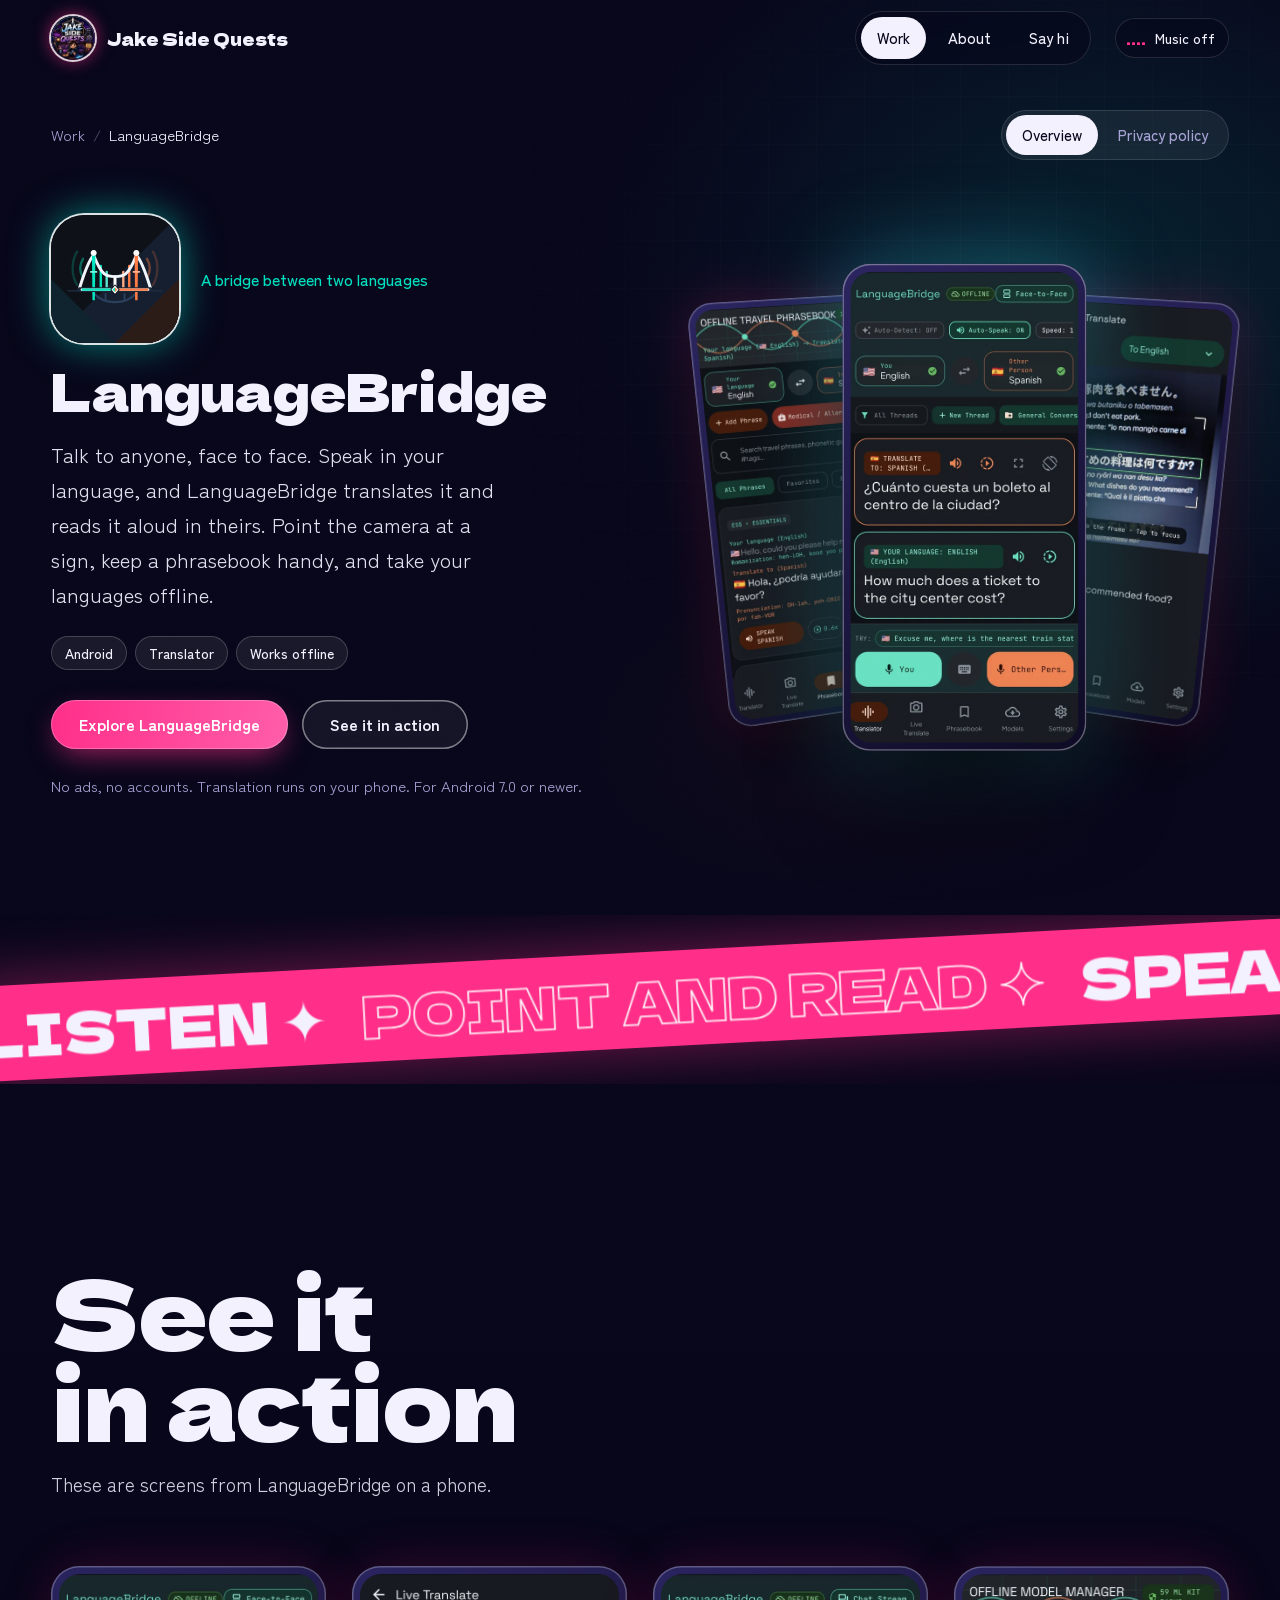
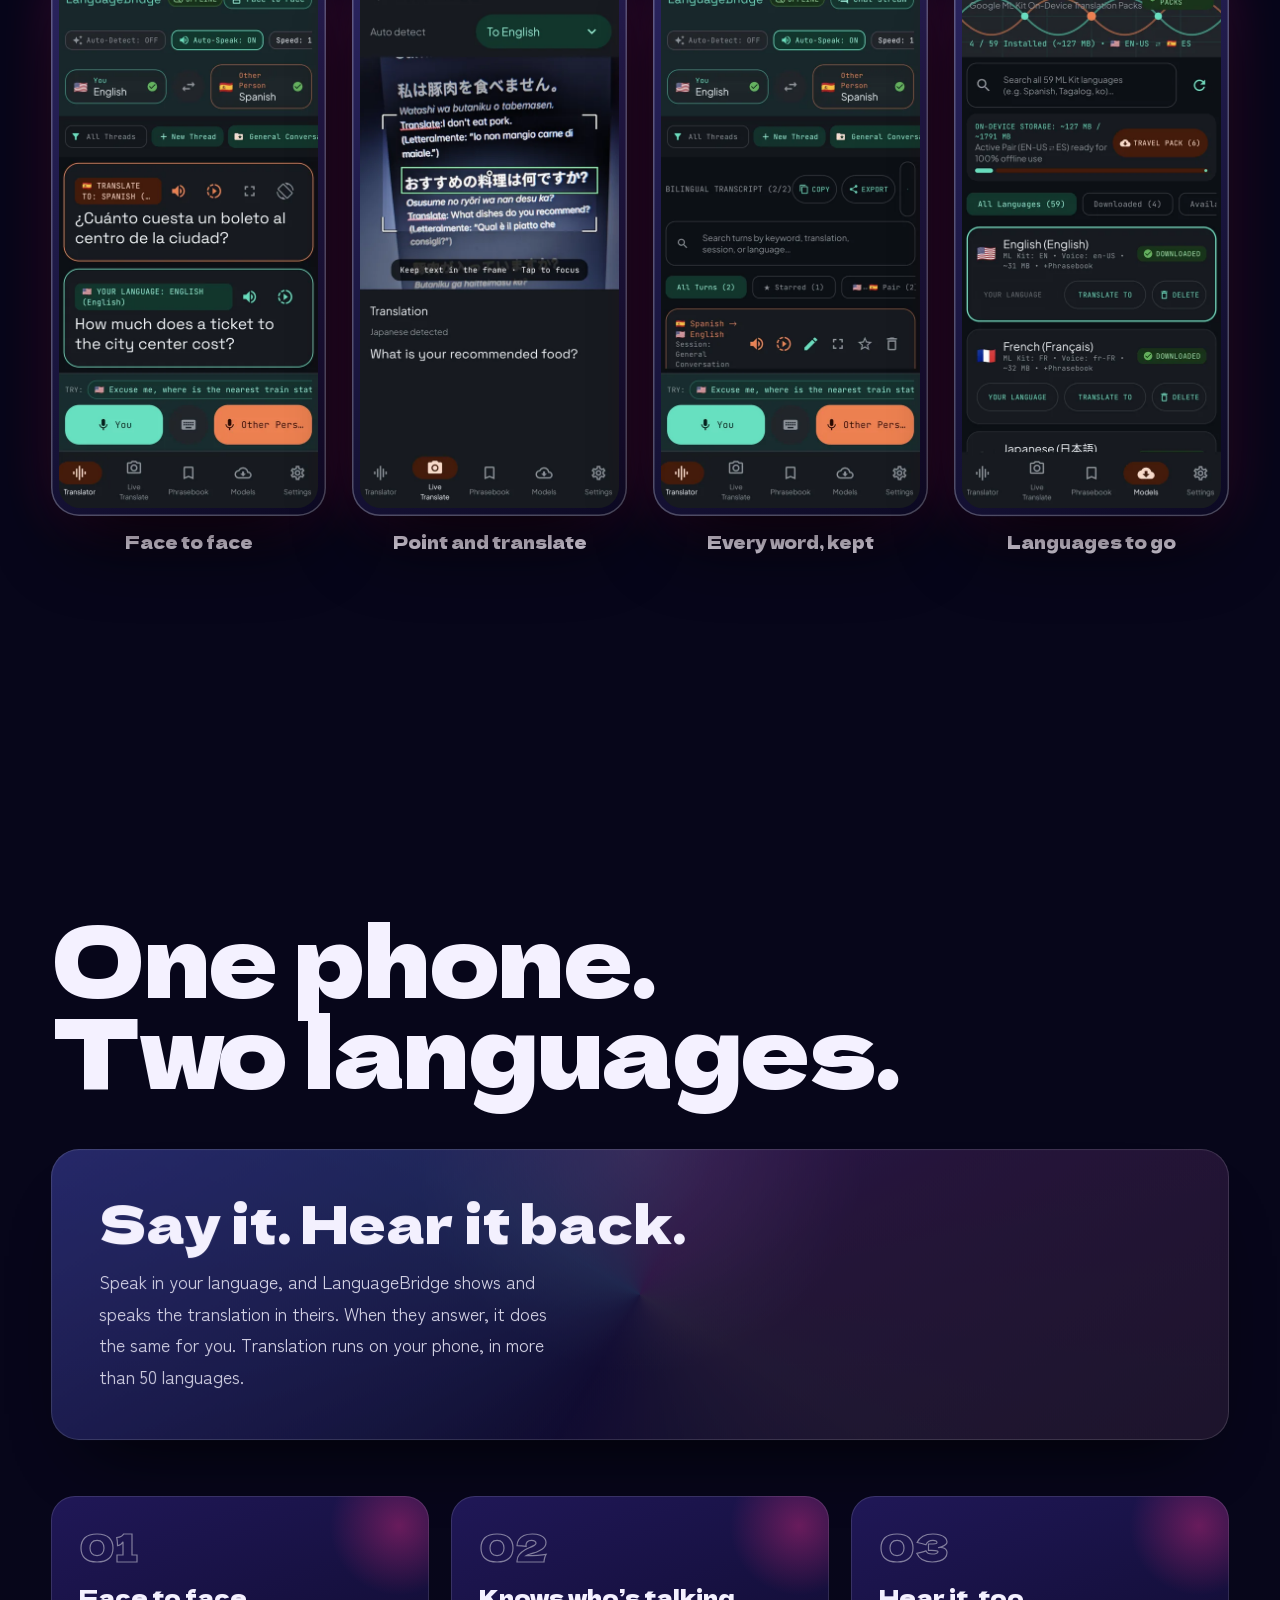
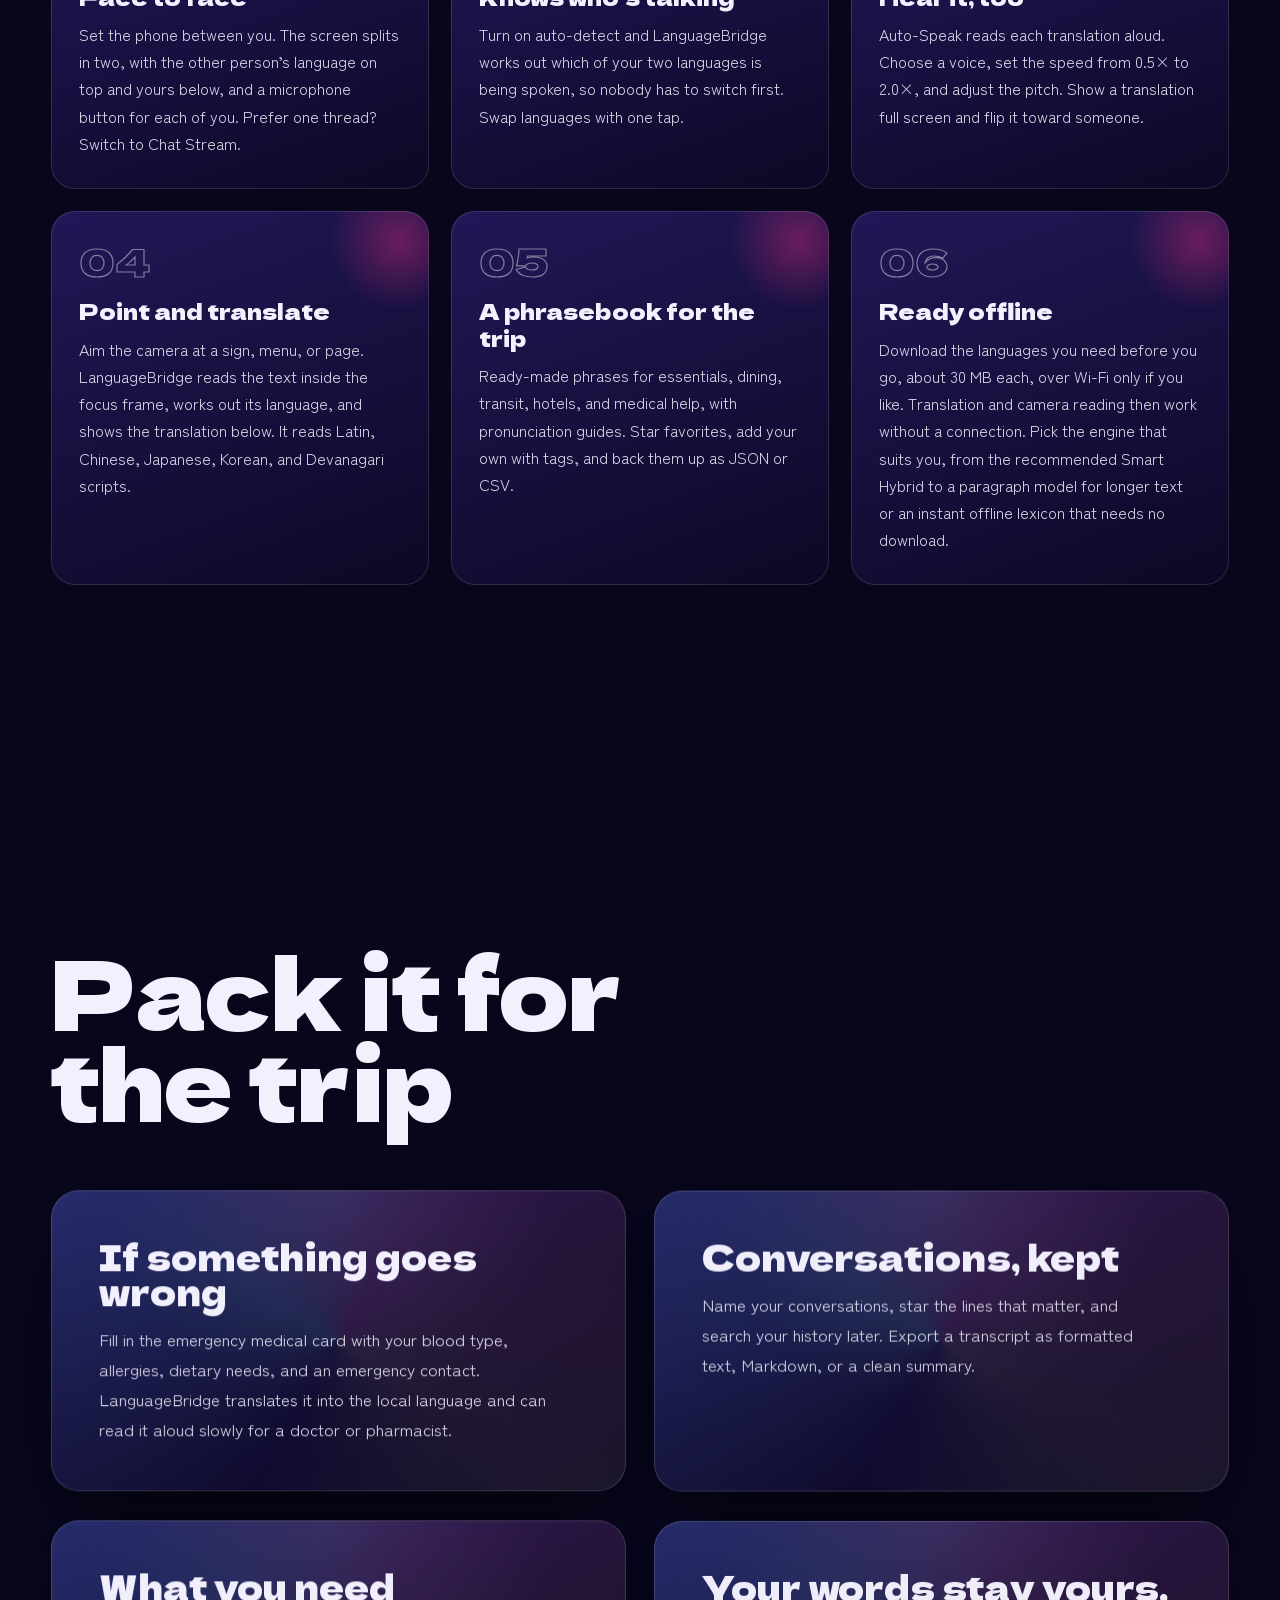
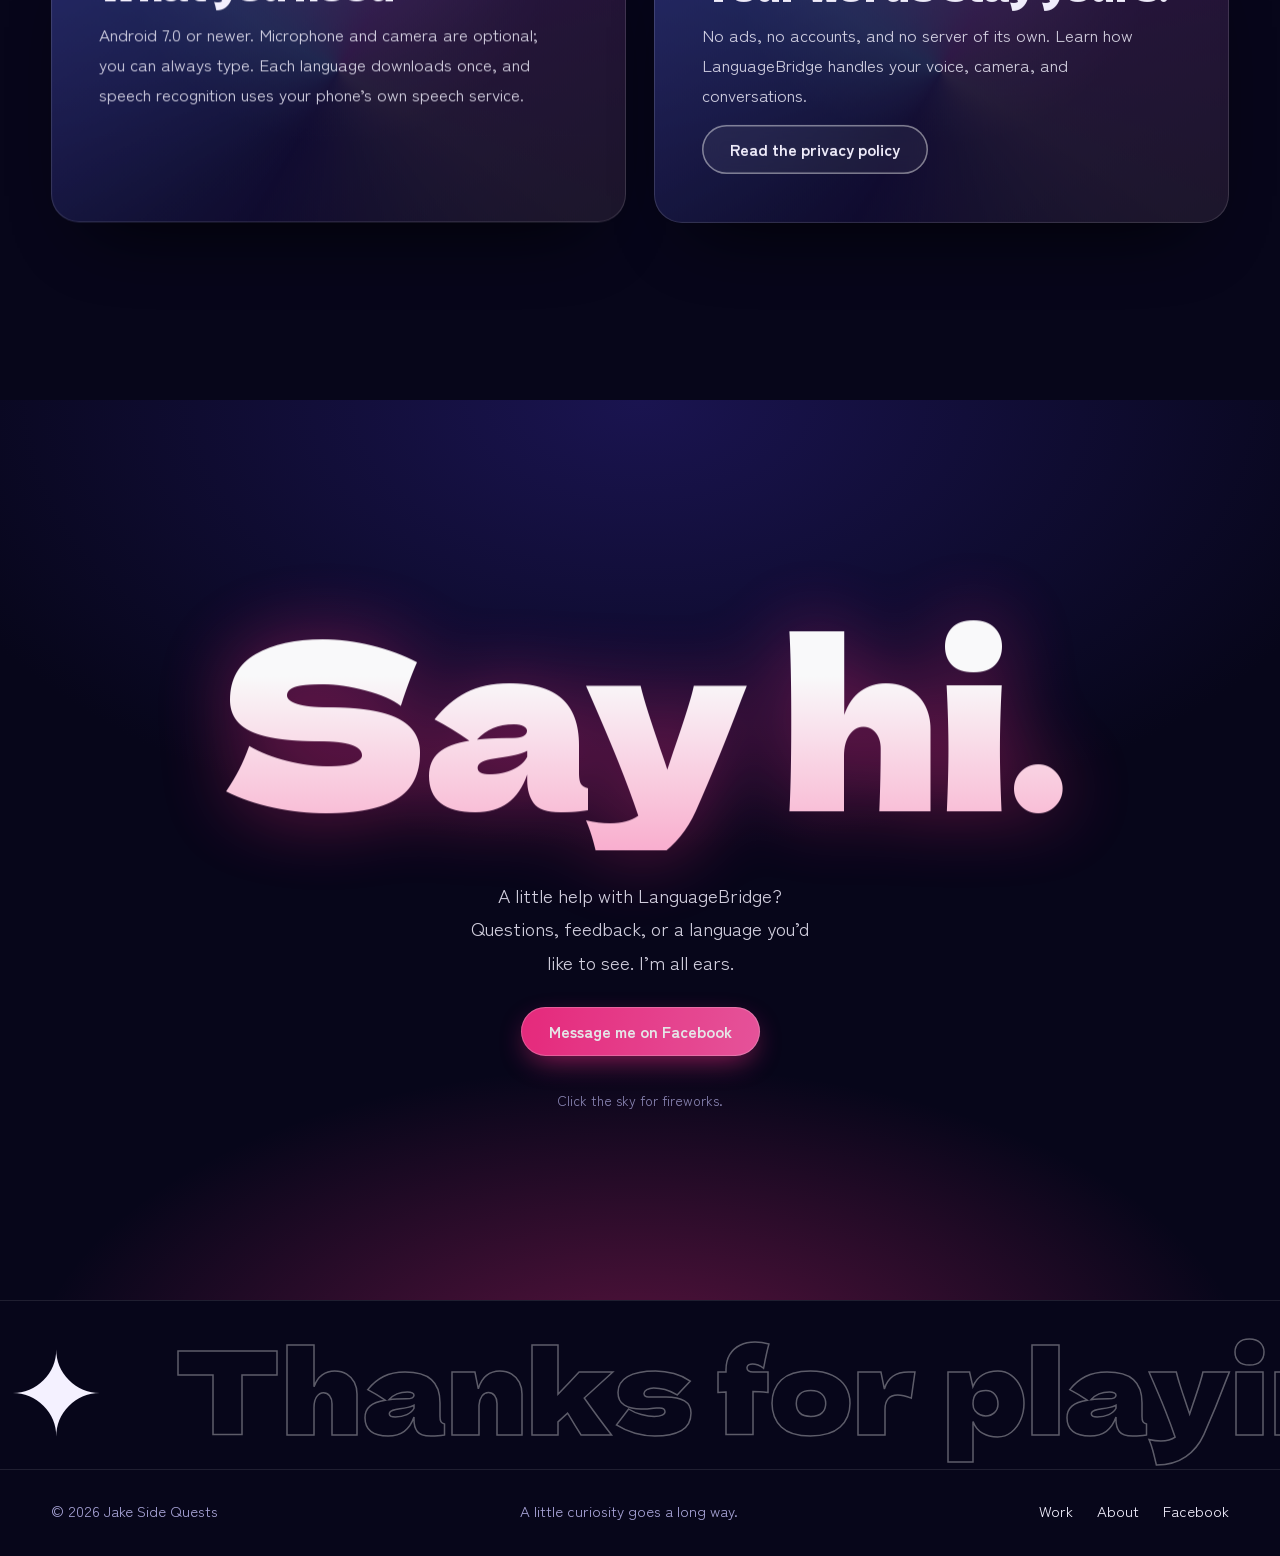
<file: languagebridge/index.html>
<!doctype html>
<html lang="en">
<head>
  <meta charset="utf-8">
  <meta name="viewport" content="width=device-width, initial-scale=1">
  <title>LanguageBridge — Talk to anyone, face to face. | Jake Side Quests</title>
  <meta name="description" content="LanguageBridge is a face-to-face translator for Android. Speak, and it translates and reads it aloud. Translate signs with the camera, keep a travel phrasebook, and download languages to use offline.">
  <meta name="theme-color" content="#07061a">
  <link rel="canonical" href="https://jakesidequests.com/languagebridge/">
  <meta property="og:type" content="website">
  <meta property="og:site_name" content="Jake Side Quests">
  <meta property="og:title" content="LanguageBridge — Talk to anyone, face to face. | Jake Side Quests">
  <meta property="og:description" content="LanguageBridge is a face-to-face translator for Android. Speak, and it translates and reads it aloud. Translate signs with the camera, keep a travel phrasebook, and download languages to use offline.">
  <meta property="og:url" content="https://jakesidequests.com/languagebridge/">
  <meta property="og:image" content="https://jakesidequests.com/assets/media/languagebridge/face-to-face.webp">
  <link rel="icon" href="/assets/favicon.png" type="image/png" sizes="64x64">
  <link rel="preload" href="/assets/fonts/delagothicone-400.woff2" as="font" type="font/woff2" crossorigin>
  <link rel="stylesheet" href="/assets/site.css">
  <script>document.documentElement.classList.add('js');window.revealFallback=setTimeout(function(){document.documentElement.classList.add('no-anim')},4000);</script>
  <script src="/assets/vendor/gsap.min.js" defer></script>
  <script src="/assets/vendor/ScrollTrigger.min.js" defer></script>
  <script src="/assets/vendor/SplitText.min.js" defer></script>
  <script src="/assets/vendor/lenis.min.js" defer></script>
  <script src="/assets/site.js" defer></script>
</head>
<body id="top" data-page="languagebridge">
<a class="skip-link" href="#main">Skip to content</a>
<div class="progress" aria-hidden="true"></div>
<div class="grain" aria-hidden="true"></div>
<header class="site-header">
  <div class="header-inner container">
    <a class="brand" href="/" aria-label="Jake Side Quests home"><img src="/assets/images/jake-side-quests-emblem-96.webp" width="44" height="44" alt=""><span class="brand-name">Jake Side Quests</span></a>
    <nav class="site-nav" aria-label="Main navigation">
      <a href="/#work" aria-current="location">Work</a>
      <a href="/#about">About</a>
      <a href="/#say-hello">Say hi</a>
    </nav>
    <button class="sound-toggle" type="button" aria-pressed="false" data-sound hidden><span class="eq" aria-hidden="true"><i></i><i></i><i></i><i></i></span><span class="label">Music off</span></button>
  </div>
</header>

<main id="main">
  <section class="game-hero" aria-labelledby="app-title">
    <div class="app-hero-bg" aria-hidden="true"></div>
    <div class="container">
      <div class="page-context">
        <nav class="breadcrumb" aria-label="Breadcrumb"><ol><li><a href="/#work">Work</a></li><li><span aria-current="page">LanguageBridge</span></li></ol></nav>
        <nav class="project-nav" aria-label="LanguageBridge navigation"><a href="/languagebridge/" aria-current="page">Overview</a><a href="/languagebridge/privacy/">Privacy policy</a></nav>
      </div>
      <div class="game-hero-grid">
        <div class="game-copy">
          <div class="mascot app-mascot" data-reveal>
            <img src="/languagebridge/icon.svg" width="128" height="128" alt="LanguageBridge app icon: a suspension bridge, cyan on one side and orange on the other, with sound waves at each end.">
            <p class="kana-note">A bridge between two languages</p>
          </div>
          <h1 id="app-title" class="glitch long" data-text="LanguageBridge" data-reveal>LanguageBridge</h1>
          <p class="lede" data-reveal>Talk to anyone, face to face. Speak in your language, and LanguageBridge translates it and reads it aloud in theirs. Point the camera at a sign, keep a phrasebook handy, and take your languages offline.</p>
          <ul class="chips" aria-label="At a glance" data-reveal><li class="chip">Android</li><li class="chip">Translator</li><li class="chip">Works offline</li></ul>
          <div class="hero-actions" data-reveal>
            <a class="btn btn-primary" href="#features" data-magnetic>Explore LanguageBridge</a>
            <a class="btn btn-ghost" href="#screens" data-magnetic>See it in action</a>
          </div>
          <p class="page-meta">No ads, no accounts. Translation runs on your phone. For Android 7.0 or newer.</p>
        </div>

        <div class="phones tall" aria-label="LanguageBridge screenshots">
          <figure class="phone left"><img src="/assets/media/languagebridge/phrasebook.webp" width="540" height="1080" alt="The travel phrasebook: an English phrase with its Spanish translation and pronunciation guide."></figure>
          <figure class="phone right"><img src="/assets/media/languagebridge/live-translate.webp" width="540" height="1080" alt="Live Translate reading a Japanese question from a page of travel phrases and translating it to What is your recommended food?"></figure>
          <figure class="phone center"><img src="/assets/media/languagebridge/face-to-face.webp" width="540" height="1080" alt="Face-to-Face mode: a Spanish translation on top for the other person and the English original below, with You and Other Person microphone buttons."></figure>
        </div>
      </div>
    </div>
  </section>

  <div class="marquees" aria-hidden="true">
    <div class="marquee" data-marquee="-1"><div class="marquee-track"><span>Speak ✦</span><span class="outline">Translate ✦</span><span>Listen ✦</span><span class="outline">Point and read ✦</span><span>Speak ✦</span><span class="outline">Translate ✦</span><span>Listen ✦</span><span class="outline">Point and read ✦</span></div></div>
  </div>

  <section class="section container" id="screens" aria-labelledby="screens-title">
    <h2 id="screens-title" class="section-title" data-reveal>See it<br>in action</h2>
    <p class="section-lede" data-reveal style="margin-top:22px">These are screens from LanguageBridge on a phone.</p>
    <div class="screens tall">
      <figure data-reveal><div class="phone"><img src="/assets/media/languagebridge/face-to-face.webp" width="540" height="1080" alt="Face-to-Face mode with a Spanish translation for the other person and the English original for you." loading="lazy"></div><figcaption>Face to face</figcaption></figure>
      <figure data-reveal><div class="phone"><img src="/assets/media/languagebridge/live-translate.webp" width="540" height="1080" alt="Live Translate detecting a Japanese question in the camera's focus frame and translating it to English." loading="lazy"></div><figcaption>Point and translate</figcaption></figure>
      <figure data-reveal><div class="phone"><img src="/assets/media/languagebridge/transcript.webp" width="540" height="1080" alt="The bilingual transcript with search, starred turns, copy, and export." loading="lazy"></div><figcaption>Every word, kept</figcaption></figure>
      <figure data-reveal><div class="phone"><img src="/assets/media/languagebridge/models.webp" width="540" height="1080" alt="The offline model manager listing downloaded languages, with 4 of 59 installed." loading="lazy"></div><figcaption>Languages to go</figcaption></figure>
    </div>
  </section>

  <section class="section container" id="features" aria-labelledby="features-title">
    <h2 id="features-title" class="section-title" data-reveal>One phone.<br>Two languages.</h2>
    <article class="holo experience" data-tilt data-reveal style="margin-top:56px">
      <h3>Say it. Hear it back.</h3>
      <p>Speak in your language, and LanguageBridge shows and speaks the translation in theirs. When they answer, it does the same for you. Translation runs on your phone, in more than 50 languages.</p>
    </article>
    <div class="feature-grid">
      <article class="feature"><p class="feature-number">01</p><h3>Face to face</h3><p>Set the phone between you. The screen splits in two, with the other person’s language on top and yours below, and a microphone button for each of you. Prefer one thread? Switch to Chat Stream.</p></article>
      <article class="feature"><p class="feature-number">02</p><h3>Knows who’s talking</h3><p>Turn on auto-detect and LanguageBridge works out which of your two languages is being spoken, so nobody has to switch first. Swap languages with one tap.</p></article>
      <article class="feature"><p class="feature-number">03</p><h3>Hear it, too</h3><p>Auto-Speak reads each translation aloud. Choose a voice, set the speed from 0.5× to 2.0×, and adjust the pitch. Show a translation full screen and flip it toward someone.</p></article>
      <article class="feature"><p class="feature-number">04</p><h3>Point and translate</h3><p>Aim the camera at a sign, menu, or page. LanguageBridge reads the text inside the focus frame, works out its language, and shows the translation below. It reads Latin, Chinese, Japanese, Korean, and Devanagari scripts.</p></article>
      <article class="feature"><p class="feature-number">05</p><h3>A phrasebook for the trip</h3><p>Ready-made phrases for essentials, dining, transit, hotels, and medical help, with pronunciation guides. Star favorites, add your own with tags, and back them up as JSON or CSV.</p></article>
      <article class="feature"><p class="feature-number">06</p><h3>Ready offline</h3><p>Download the languages you need before you go, about 30 MB each, over Wi-Fi only if you like. Translation and camera reading then work without a connection. Pick the engine that suits you, from the recommended Smart Hybrid to a paragraph model for longer text or an instant offline lexicon that needs no download.</p></article>
    </div>
  </section>

  <section class="section container" id="trip" aria-labelledby="details-title">
    <h2 id="details-title" class="section-title" data-reveal>Pack it for<br>the trip</h2>
    <div class="detail-grid">
      <article class="holo" data-tilt data-reveal>
        <h3>If something goes wrong</h3>
        <p>Fill in the emergency medical card with your blood type, allergies, dietary needs, and an emergency contact. LanguageBridge translates it into the local language and can read it aloud slowly for a doctor or pharmacist.</p>
      </article>
      <article class="holo" data-tilt data-reveal>
        <h3>Conversations, kept</h3>
        <p>Name your conversations, star the lines that matter, and search your history later. Export a transcript as formatted text, Markdown, or a clean summary.</p>
      </article>
      <article class="holo" data-tilt data-reveal>
        <h3>What you need</h3>
        <p>Android 7.0 or newer. Microphone and camera are optional; you can always type. Each language downloads once, and speech recognition uses your phone’s own speech service.</p>
      </article>
      <article class="holo" data-tilt data-reveal>
        <h3>Your words stay yours.</h3>
        <p>No ads, no accounts, and no server of its own. Learn how LanguageBridge handles your voice, camera, and conversations.</p>
        <a class="btn btn-ghost" href="/languagebridge/privacy/" data-magnetic>Read the privacy policy</a>
      </article>
    </div>
  </section>

  <section class="section say-hi" id="say-hello" aria-labelledby="contact-title" data-fireworks>
    <canvas class="fireworks" aria-hidden="true"></canvas>
    <div class="say-hi-inner container">
      <h2 id="contact-title" data-reveal>Say hi.</h2>
      <p data-reveal>A little help with LanguageBridge? Questions, feedback, or a language you’d like to see. I’m all ears.</p>
      <a class="btn btn-primary" href="https://www.facebook.com/JakeSideQuests" data-magnetic data-reveal>Message me on Facebook</a>
      <p class="hint" aria-hidden="true" data-reveal>Click the sky for fireworks.</p>
    </div>
  </section>
</main>

<footer class="site-footer">
  <div class="footer-marquee" aria-hidden="true">
    <div class="marquee-track" data-marquee="-1"><span class="fill">Thanks for playing ✦</span><span>Thanks for playing ✦</span><span class="fill">Thanks for playing ✦</span><span>Thanks for playing ✦</span></div>
  </div>
  <div class="container footer-row">
    <p>© 2026 Jake Side Quests</p>
    <p>A little curiosity goes a long way.</p>
    <div class="footer-links"><a href="/#work">Work</a><a href="/#about">About</a><a href="https://www.facebook.com/JakeSideQuests">Facebook</a></div>
  </div>
</footer>
</body>
</html>
</file>
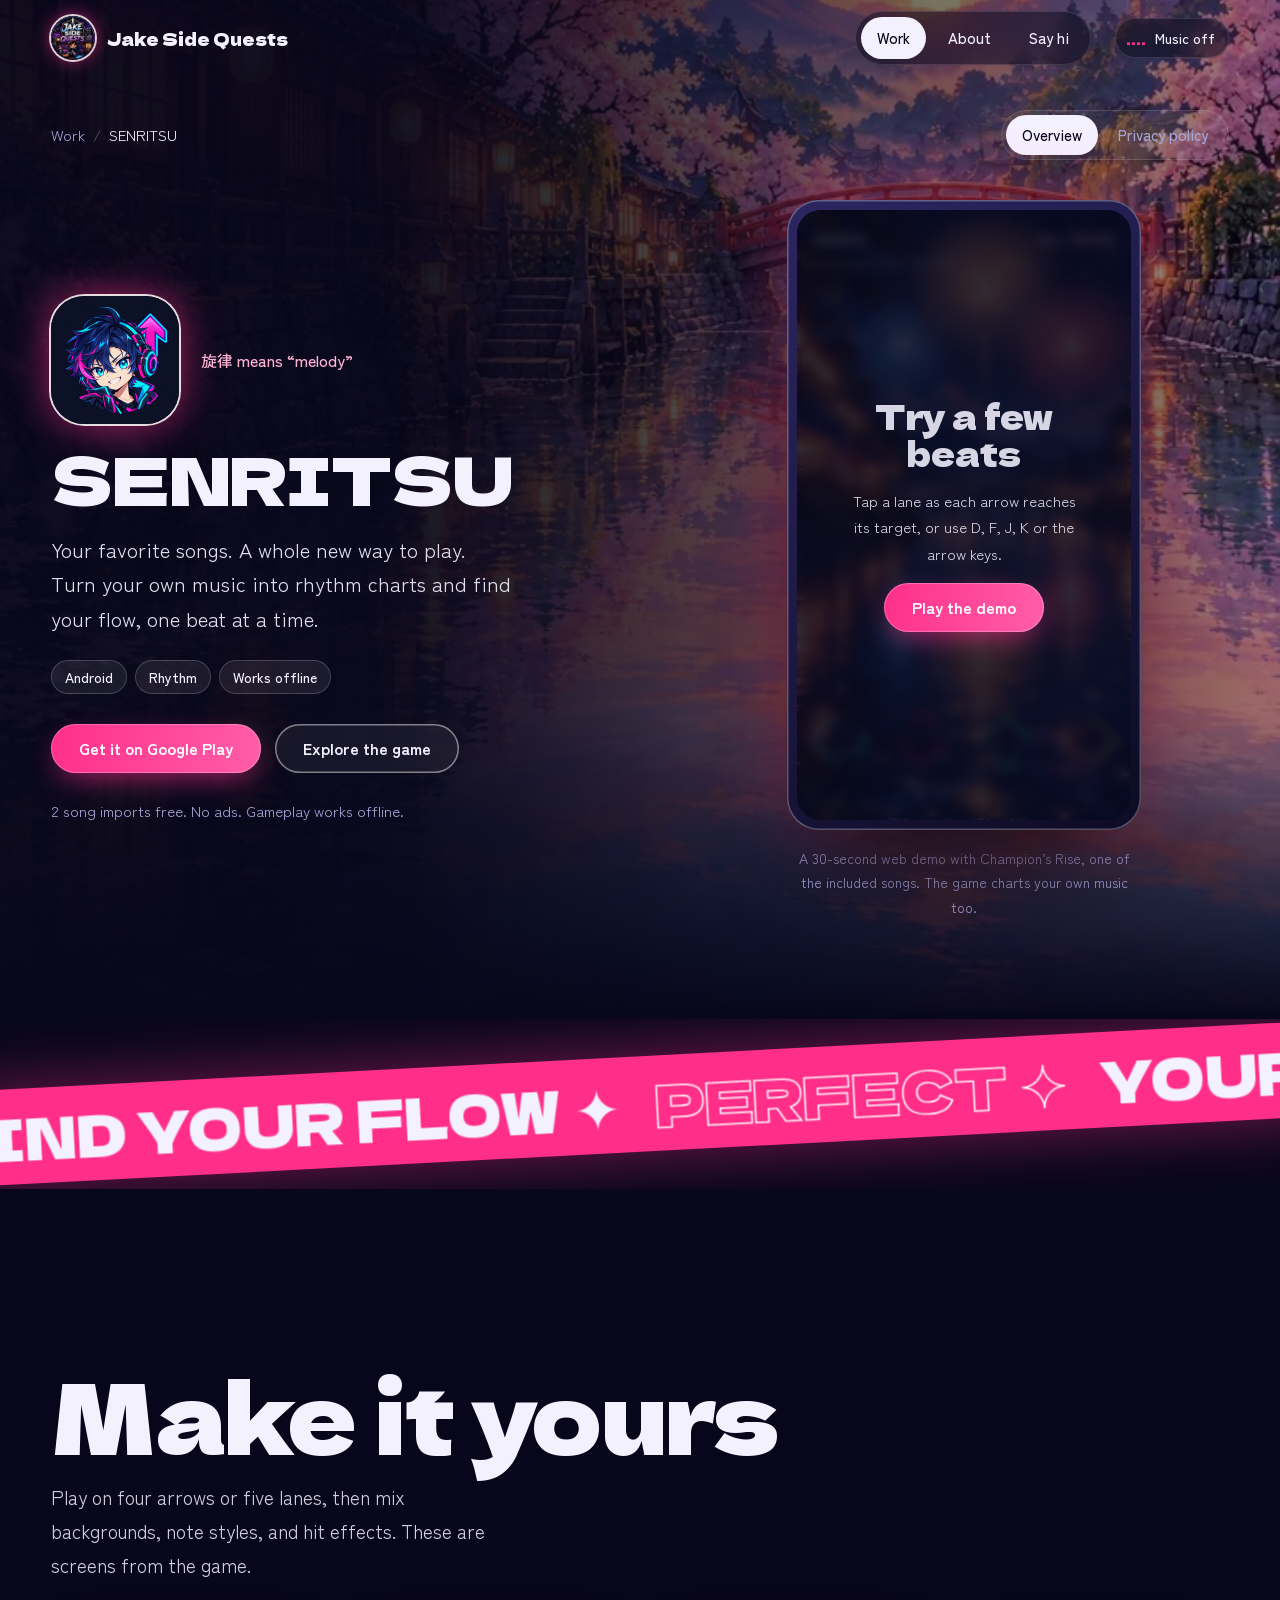
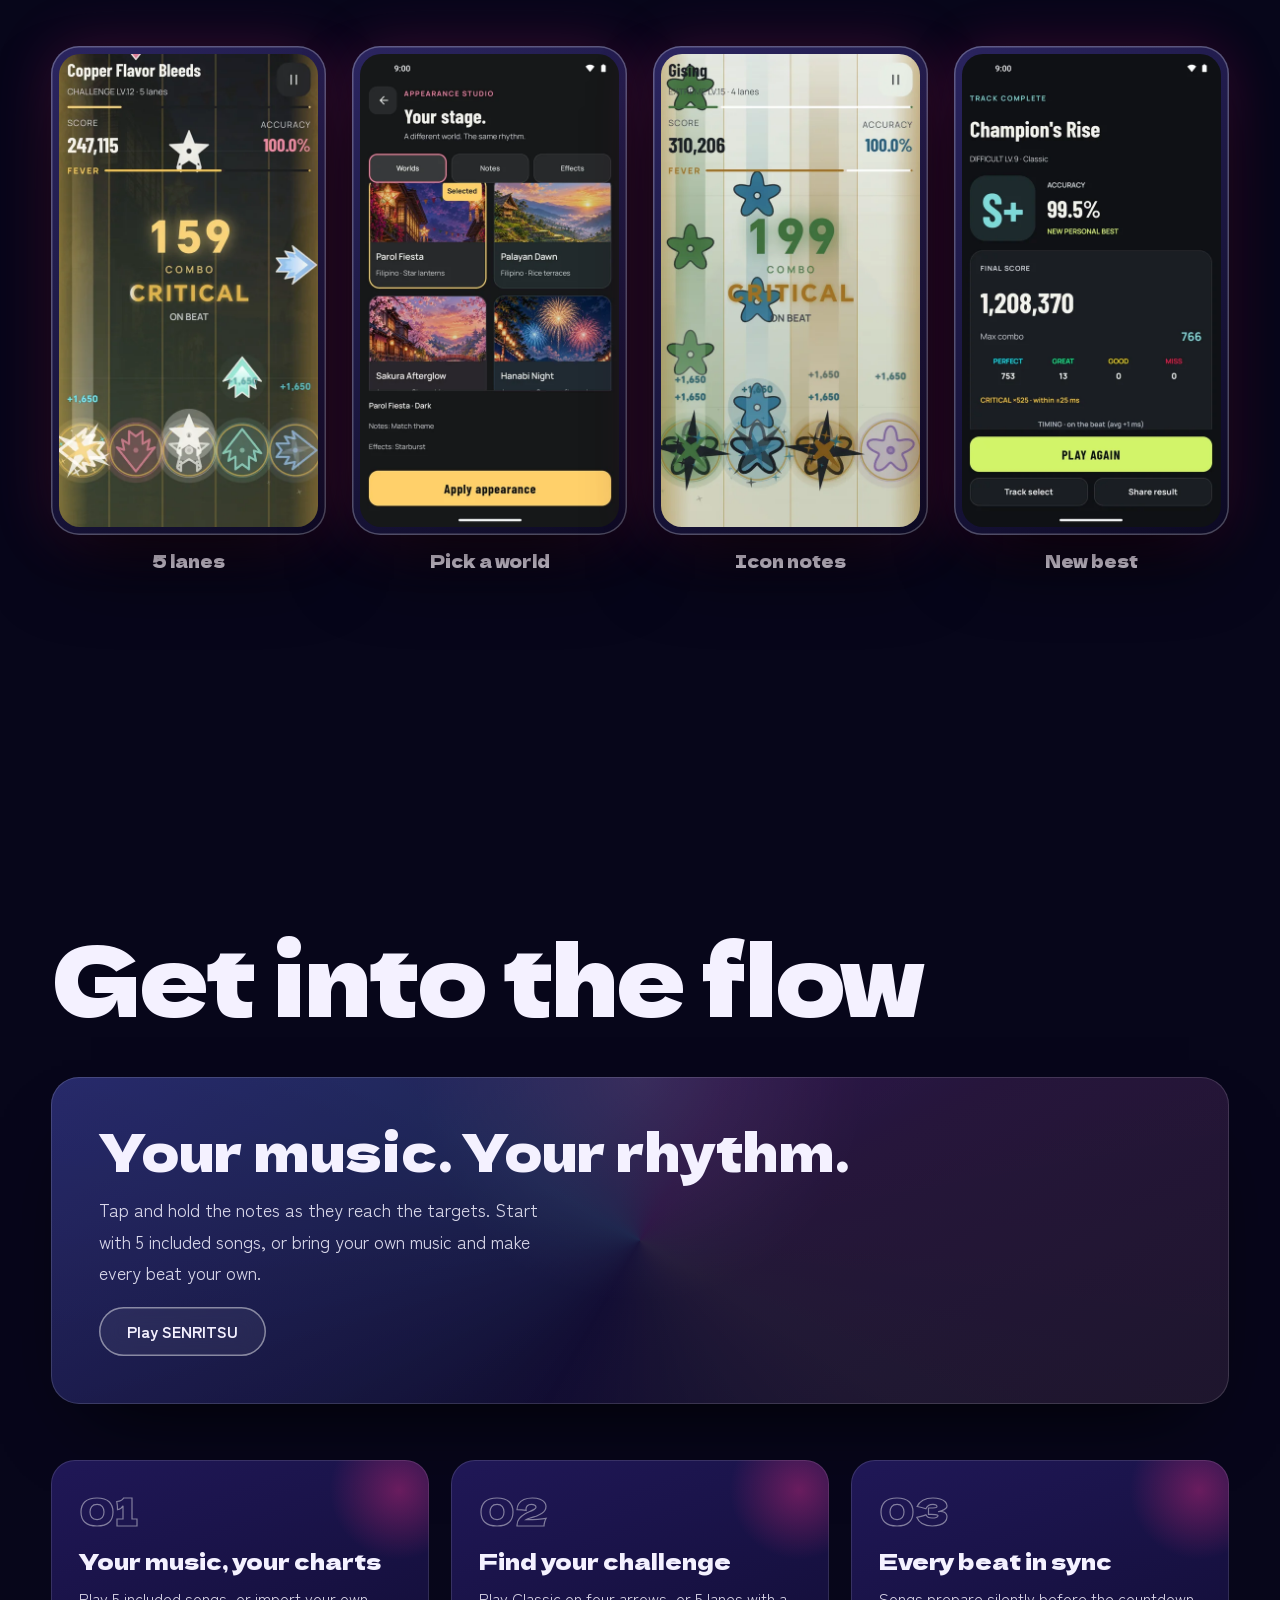
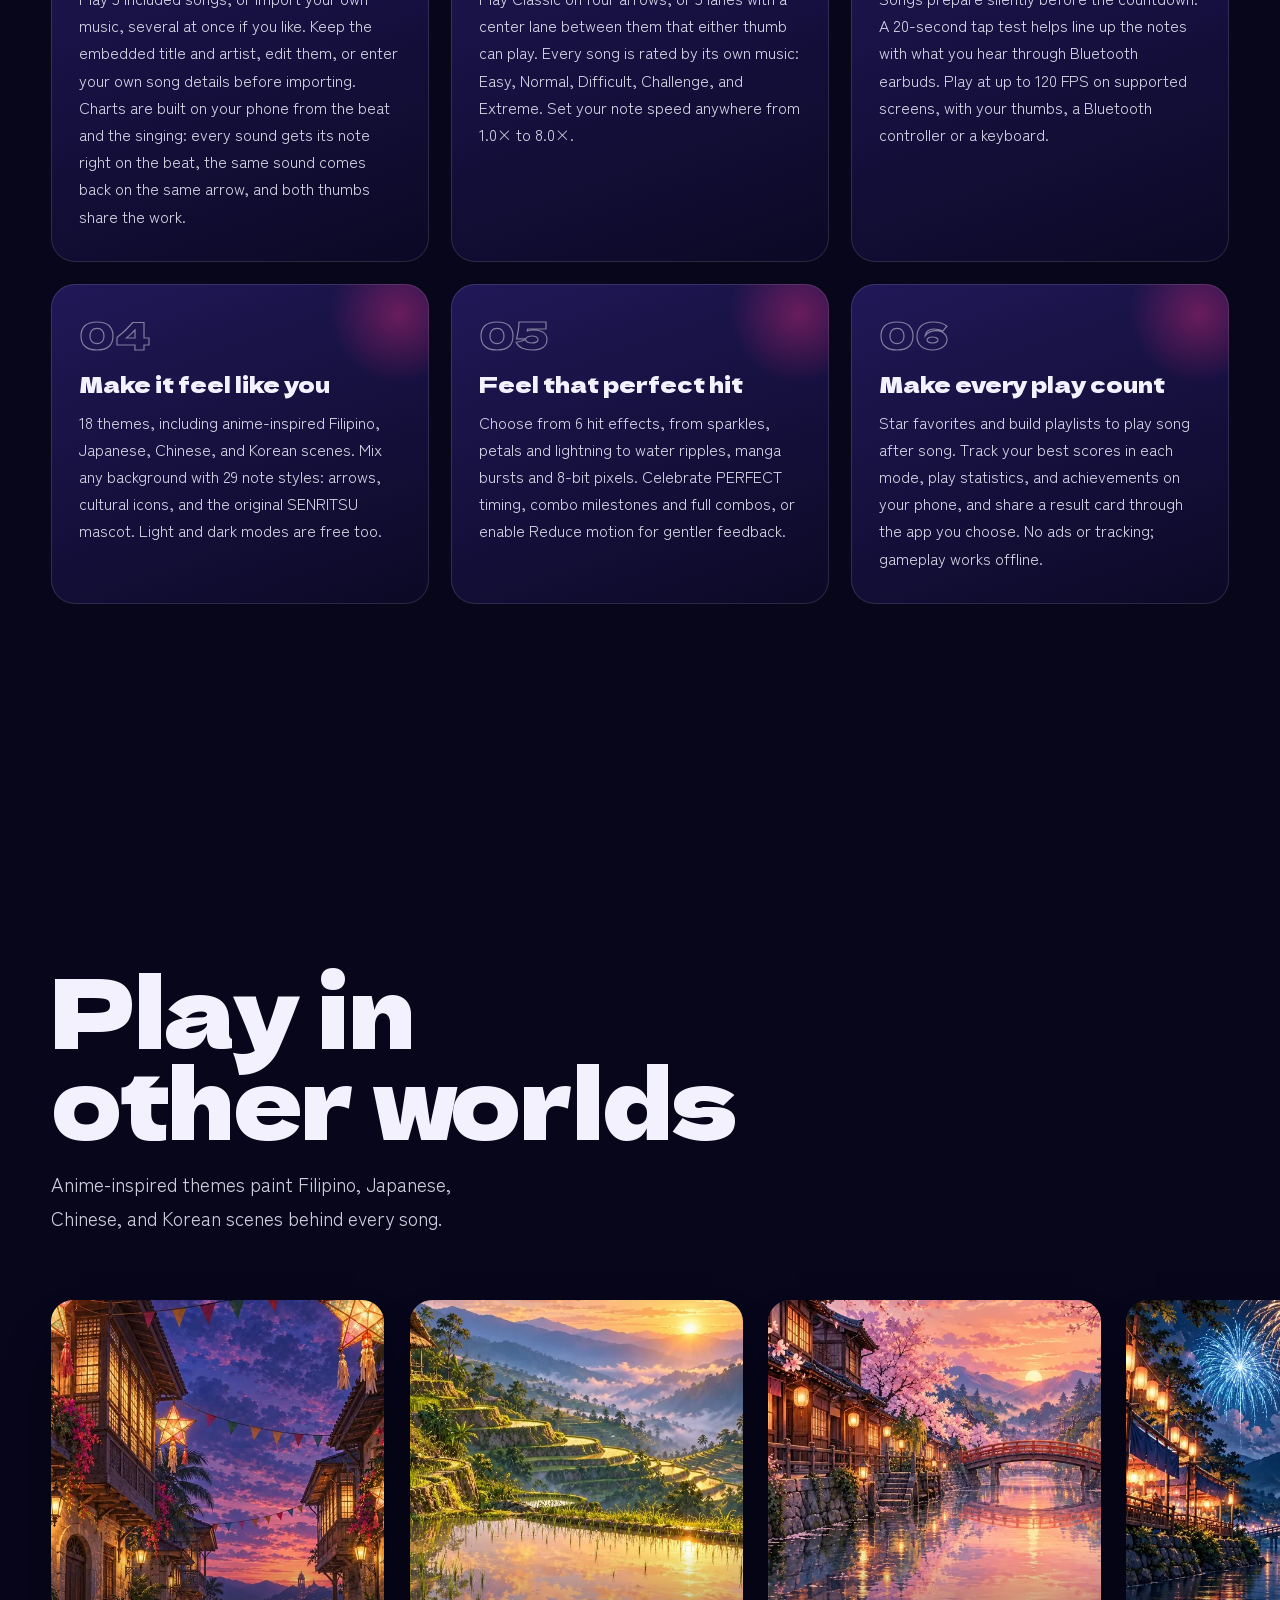
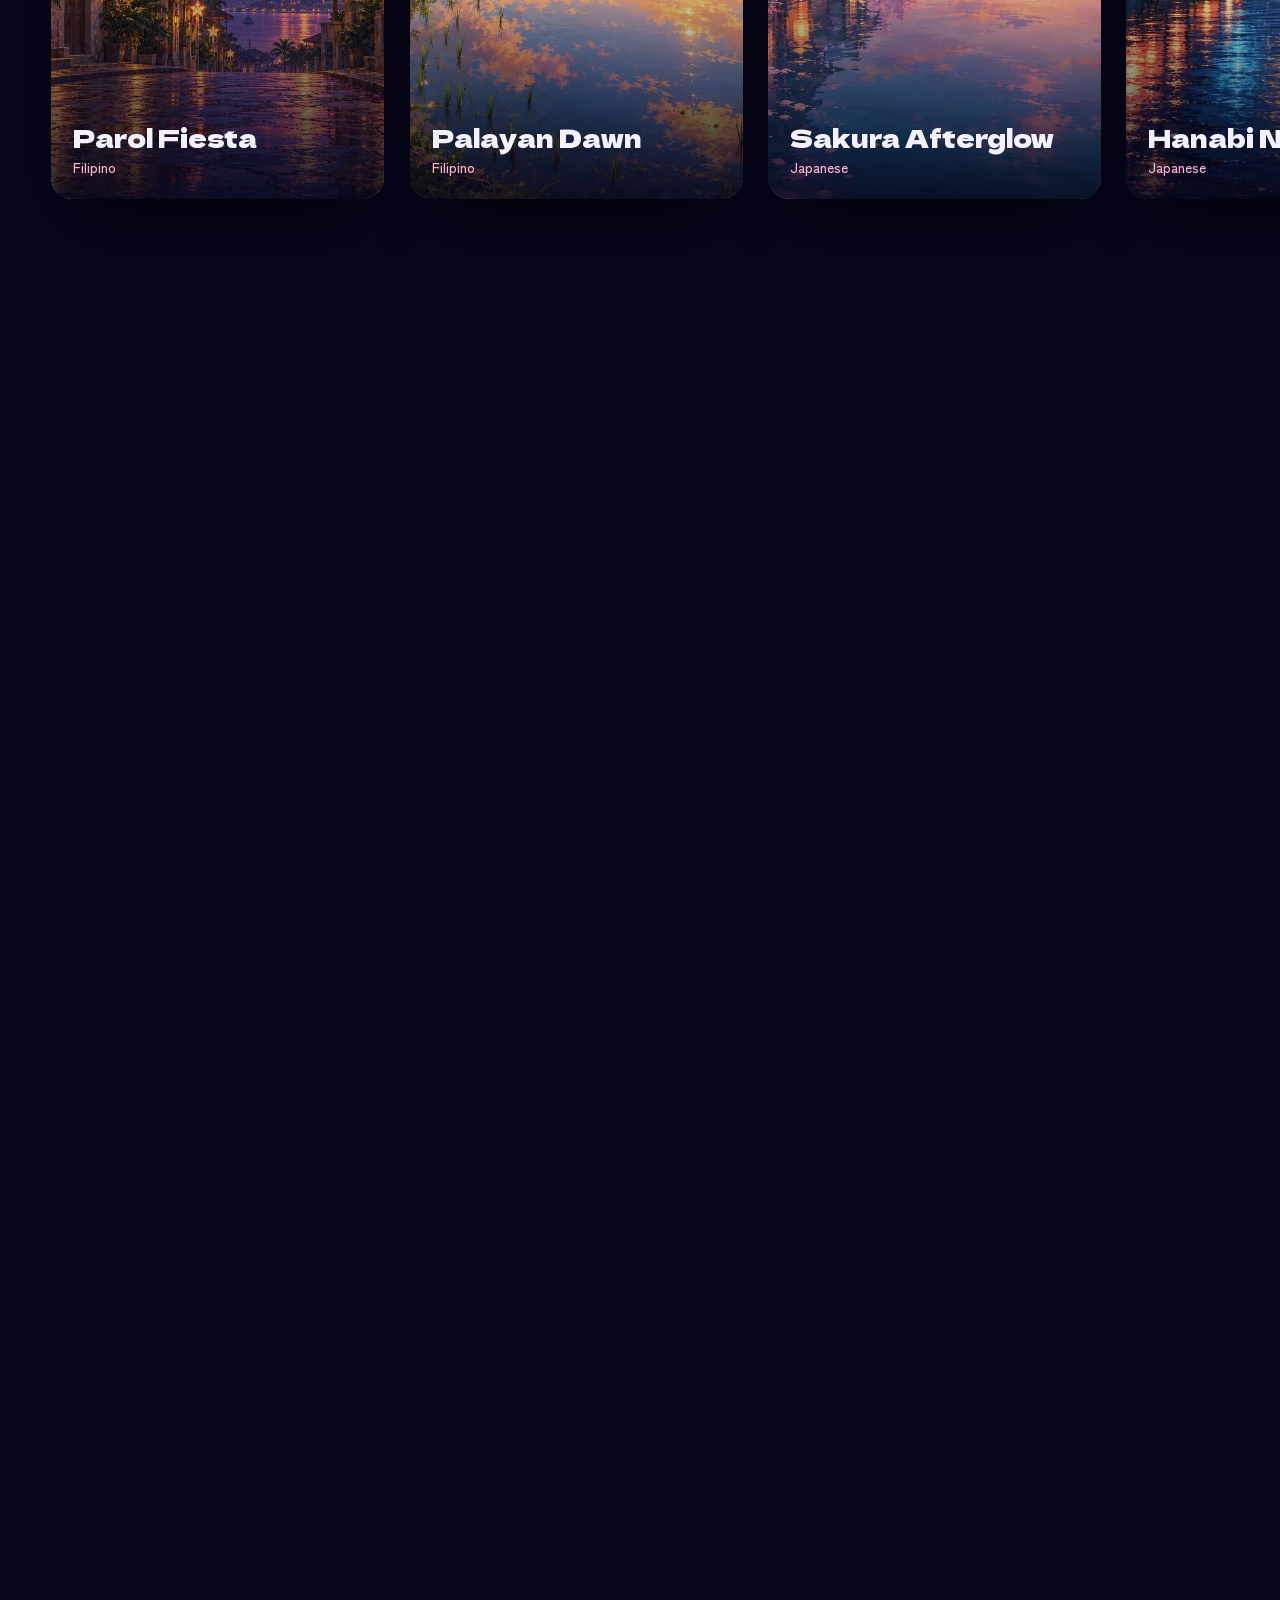
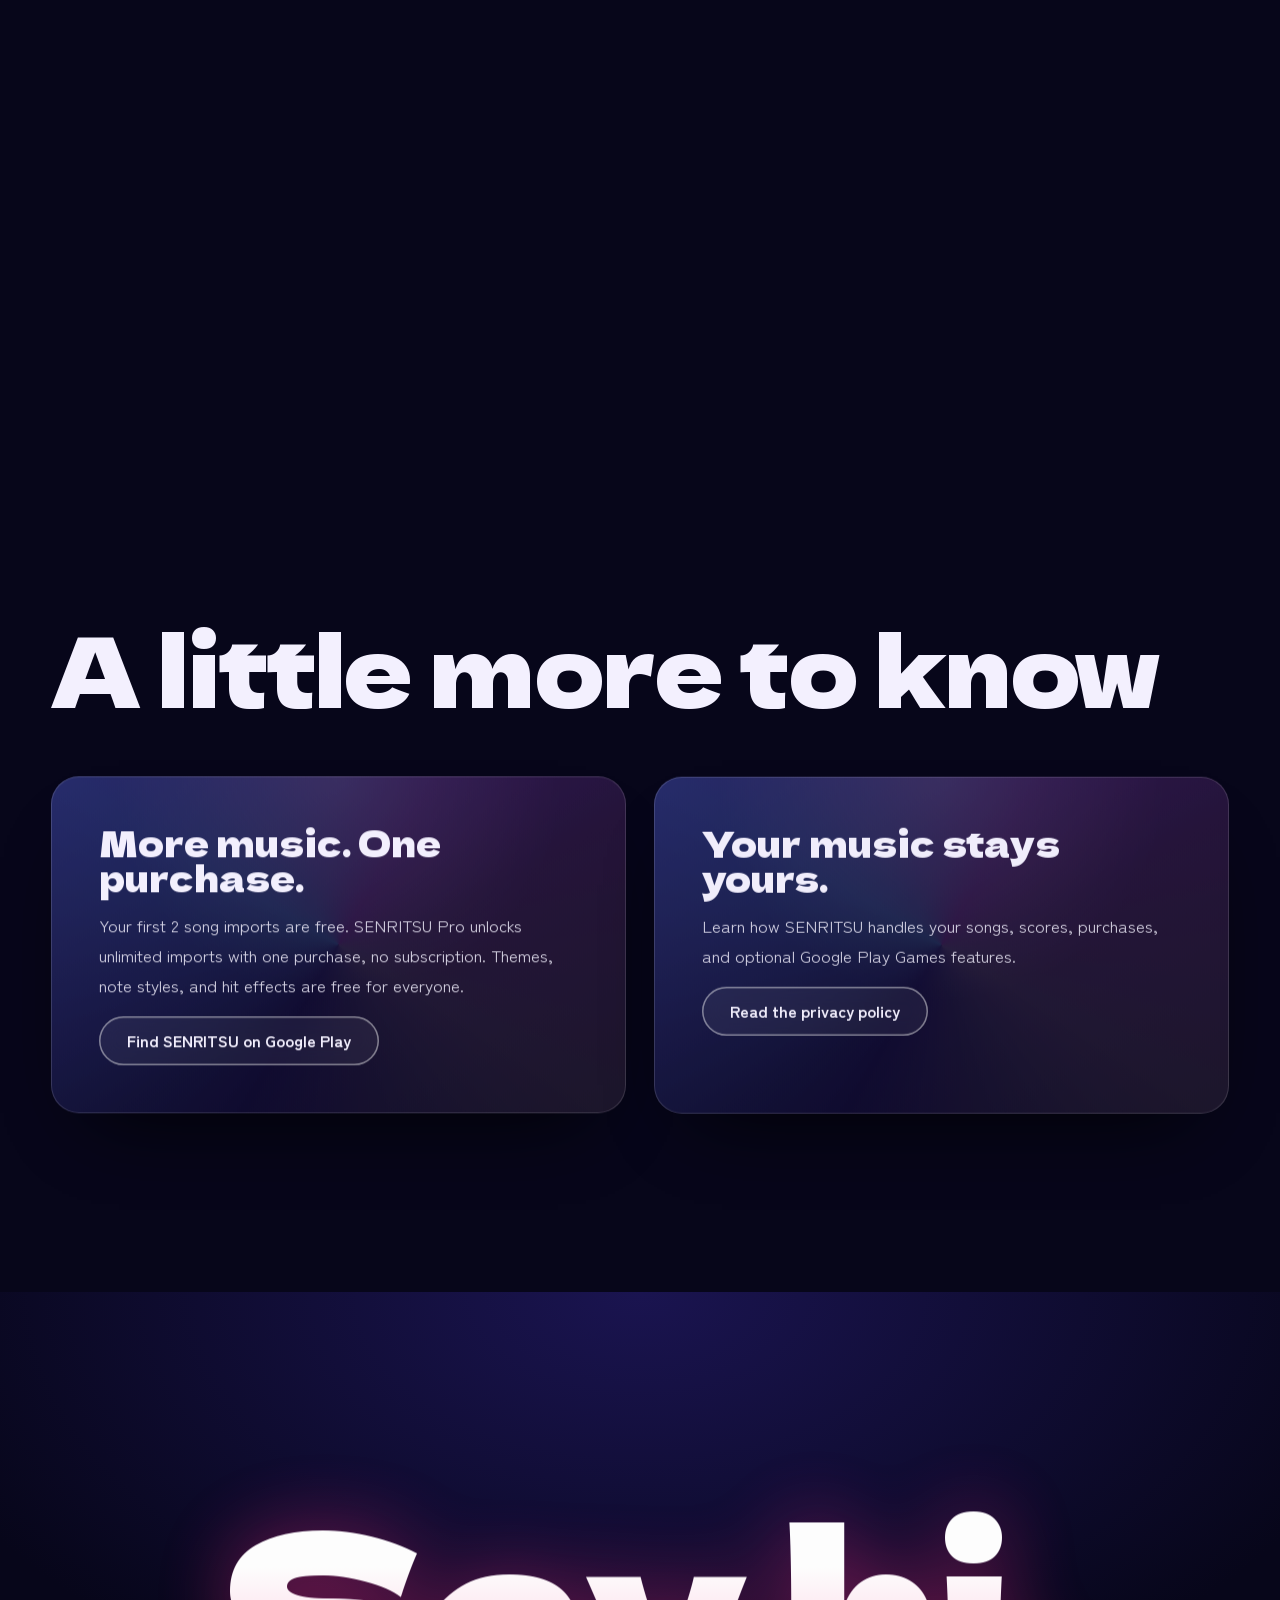
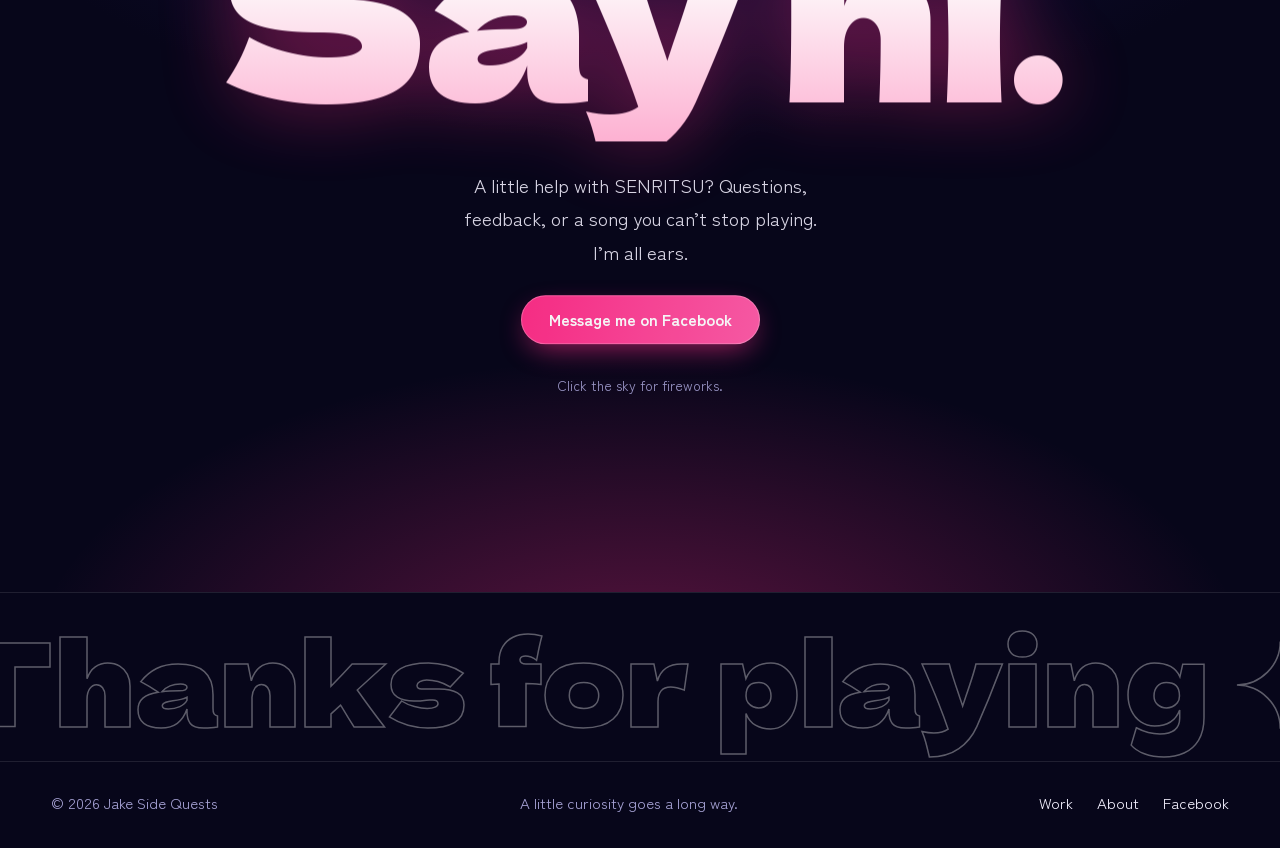
<file: senritsu/index.html>
<!doctype html>
<html lang="en">
<head>
  <meta charset="utf-8">
  <meta name="viewport" content="width=device-width, initial-scale=1">
  <title>SENRITSU — Your music. Your rhythm. | Jake Side Quests</title>
  <meta name="description" content="SENRITSU turns your music into a rhythm game for Android. 5 included songs, 18 themes, 29 note styles, and 6 hit effects. No ads; gameplay works offline.">
  <meta name="theme-color" content="#07061a">
  <link rel="canonical" href="https://jakesidequests.com/senritsu/">
  <meta property="og:type" content="website">
  <meta property="og:site_name" content="Jake Side Quests">
  <meta property="og:title" content="SENRITSU — Your music. Your rhythm. | Jake Side Quests">
  <meta property="og:description" content="SENRITSU turns your music into a rhythm game for Android. 5 included songs, 18 themes, 29 note styles, and 6 hit effects. No ads; gameplay works offline.">
  <meta property="og:url" content="https://jakesidequests.com/senritsu/">
  <meta property="og:image" content="https://jakesidequests.com/assets/media/worlds/sakura_afterglow.webp">
  <link rel="icon" href="/assets/favicon.png" type="image/png" sizes="64x64">
  <link rel="preload" href="/assets/fonts/delagothicone-400.woff2" as="font" type="font/woff2" crossorigin>
  <link rel="stylesheet" href="/assets/site.css">
  <script>document.documentElement.classList.add('js');window.revealFallback=setTimeout(function(){document.documentElement.classList.add('no-anim')},4000);</script>
  <script src="/assets/vendor/gsap.min.js" defer></script>
  <script src="/assets/vendor/ScrollTrigger.min.js" defer></script>
  <script src="/assets/vendor/SplitText.min.js" defer></script>
  <script src="/assets/vendor/lenis.min.js" defer></script>
  <script src="/assets/site.js" defer></script>
  <script src="/assets/rhythm.js" defer></script>
</head>
<body id="top" data-page="senritsu">
<a class="skip-link" href="#main">Skip to content</a>
<div class="progress" aria-hidden="true"></div>
<div class="grain" aria-hidden="true"></div>
<header class="site-header">
  <div class="header-inner container">
    <a class="brand" href="/" aria-label="Jake Side Quests home"><img src="/assets/images/jake-side-quests-emblem-96.webp" width="44" height="44" alt=""><span class="brand-name">Jake Side Quests</span></a>
    <nav class="site-nav" aria-label="Main navigation">
      <a href="/#work" aria-current="location">Work</a>
      <a href="/#about">About</a>
      <a href="/#say-hello">Say hi</a>
    </nav>
    <button class="sound-toggle" type="button" aria-pressed="false" data-sound hidden><span class="eq" aria-hidden="true"><i></i><i></i><i></i><i></i></span><span class="label">Music off</span></button>
  </div>
</header>

<main id="main">
  <section class="game-hero" aria-labelledby="app-title">
    <div class="game-hero-bg" aria-hidden="true" data-parallax="8"><img src="/assets/media/worlds/sakura_afterglow.webp" width="720" height="1080" alt=""></div>
    <div class="container">
      <div class="page-context">
        <nav class="breadcrumb" aria-label="Breadcrumb"><ol><li><a href="/#work">Work</a></li><li><span aria-current="page">SENRITSU</span></li></ol></nav>
        <nav class="project-nav" aria-label="SENRITSU navigation"><a href="/senritsu/" aria-current="page">Overview</a><a href="/senritsu/privacy/">Privacy policy</a></nav>
      </div>
      <div class="game-hero-grid">
        <div class="game-copy">
          <div class="mascot" data-reveal>
            <img src="/senritsu/icon.png" width="512" height="512" alt="SENRITSU app icon: an anime character with neon headphones.">
            <p class="kana-note"><span lang="ja">旋律</span> means “melody”</p>
          </div>
          <h1 id="app-title" class="glitch" data-text="SENRITSU" data-reveal>SENRITSU</h1>
          <p class="lede" data-reveal>Your favorite songs. A whole new way to play. Turn your own music into rhythm charts and find your flow, one beat at a time.</p>
          <ul class="chips" aria-label="At a glance" data-reveal><li class="chip">Android</li><li class="chip">Rhythm</li><li class="chip">Works offline</li></ul>
          <div class="hero-actions" data-reveal>
            <a class="btn btn-primary" href="https://play.google.com/store/apps/details?id=com.jakesidequests.senritsu" data-magnetic>Get it on Google Play</a>
            <a class="btn btn-ghost" href="#features" data-magnetic>Explore the game</a>
          </div>
        <!-- senritsu:summary:start -->
      <p class="page-meta">2 song imports free. No ads. Gameplay works offline.</p>
<!-- senritsu:summary:end -->
        </div>

        <div class="demo" id="demo" data-demo data-reveal>
          <div class="demo-screen">
            <div class="demo-field" data-demo-field>
              <img src="/assets/media/worlds/hanabi_night.webp" width="720" height="1080" alt="">
              <div class="demo-hud" aria-hidden="true"><span data-score>Score 0</span><span class="acc" data-acc>Acc 100.0%</span></div>
              <p class="demo-song" aria-hidden="true">Champion’s Rise, 150 BPM</p>
              <div class="demo-lanes">
                <button class="demo-lane lane-0" type="button" data-lane="0" aria-label="Lane 1: key D or Left arrow"><span class="receptor" aria-hidden="true"></span><kbd>D</kbd></button>
                <button class="demo-lane lane-1" type="button" data-lane="1" aria-label="Lane 2: key F or Down arrow"><span class="receptor" aria-hidden="true"></span><kbd>F</kbd></button>
                <button class="demo-lane lane-2" type="button" data-lane="2" aria-label="Lane 3: key J or Up arrow"><span class="receptor" aria-hidden="true"></span><kbd>J</kbd></button>
                <button class="demo-lane lane-3" type="button" data-lane="3" aria-label="Lane 4: key K or Right arrow"><span class="receptor" aria-hidden="true"></span><kbd>K</kbd></button>
              </div>
              <div class="demo-judge" data-judge aria-hidden="true"></div>
              <div class="demo-overlay" data-overlay>
                <p class="demo-result" data-result aria-live="polite">Try a few beats</p>
                <p data-result-detail>Tap a lane as each arrow reaches its target, or use D, F, J, K or the arrow keys.</p>
                <button class="btn btn-primary" type="button" data-start>Play the demo</button>
              </div>
            </div>
          </div>
          <p class="demo-caption">A 30-second web demo with Champion’s Rise, one of the included songs. The game charts your own music too.</p>
        </div>
      </div>
    </div>
  </section>

  <div class="marquees" aria-hidden="true">
    <div class="marquee" data-marquee="-1"><div class="marquee-track"><span>Your music ✦</span><span class="outline">Your rhythm ✦</span><span>Find your flow ✦</span><span class="outline">Perfect ✦</span><span>Your music ✦</span><span class="outline">Your rhythm ✦</span><span>Find your flow ✦</span><span class="outline">Perfect ✦</span></div></div>
  </div>

  <section class="section container" aria-labelledby="screens-title">
    <h2 id="screens-title" class="section-title" data-reveal>Make it yours</h2>
    <p class="section-lede" data-reveal style="margin-top:22px">Play on four arrows or five lanes, then mix backgrounds, note styles, and hit effects. These are screens from the game.</p>
    <div class="screens">
      <figure data-reveal><div class="phone"><img src="/assets/media/screens/five-lanes.webp" width="540" height="960" alt="5 lanes on Parol Fiesta: a parol-star note falls into the center lane at a 159 combo." loading="lazy"></div><figcaption>5 lanes</figcaption></figure>
      <figure data-reveal><div class="phone"><img src="/assets/media/screens/theme-studio.webp" width="540" height="960" alt="Theme Studio showing four worlds: Parol Fiesta, Palayan Dawn, Sakura Afterglow, and Hanabi Night." loading="lazy"></div><figcaption>Pick a world</figcaption></figure>
      <figure data-reveal><div class="phone"><img src="/assets/media/screens/icon-notes.webp" width="540" height="960" alt="Highland Winds in light mode with blossom notes and a 199 combo." loading="lazy"></div><figcaption>Icon notes</figcaption></figure>
      <figure data-reveal><div class="phone"><img src="/assets/media/screens/results.webp" width="540" height="960" alt="Results for Champion’s Rise: an S+ grade, 99.5% accuracy, and a new personal best." loading="lazy"></div><figcaption>New best</figcaption></figure>
    </div>
  </section>

  <section class="section container" id="features" aria-labelledby="features-title">
    <h2 id="features-title" class="section-title" data-reveal>Get into the flow</h2>
    <article class="holo experience" data-tilt data-reveal style="margin-top:56px">
      <h3>Your music. Your rhythm.</h3>
        <!-- senritsu:experience:start -->
        <p>Tap and hold the notes as they reach the targets. Start with 5 included songs, or bring your own music and make every beat your own.</p>
<!-- senritsu:experience:end -->
      <a class="btn btn-ghost" href="https://play.google.com/store/apps/details?id=com.jakesidequests.senritsu" data-magnetic>Play SENRITSU</a>
    </article>
    <!-- senritsu:features:start -->
    <div class="feature-grid">
      <article class="feature"><p class="feature-number">01</p><h3>Your music, your charts</h3><p>Play 5 included songs, or import your own music, several at once if you like. Keep the embedded title and artist, edit them, or enter your own song details before importing. Charts are built on your phone from the beat and the singing: every sound gets its note right on the beat, the same sound comes back on the same arrow, and both thumbs share the work.</p></article>
      <article class="feature"><p class="feature-number">02</p><h3>Find your challenge</h3><p>Play Classic on four arrows, or 5 lanes with a center lane between them that either thumb can play. Every song is rated by its own music: Easy, Normal, Difficult, Challenge, and Extreme. Set your note speed anywhere from 1.0× to 8.0×.</p></article>
      <article class="feature"><p class="feature-number">03</p><h3>Every beat in sync</h3><p>Songs prepare silently before the countdown. A 20-second tap test helps line up the notes with what you hear through Bluetooth earbuds. Play at up to 120 FPS on supported screens, with your thumbs, a Bluetooth controller or a keyboard.</p></article>
      <article class="feature"><p class="feature-number">04</p><h3>Make it feel like you</h3><p>18 themes, including anime-inspired Filipino, Japanese, Chinese, and Korean scenes. Mix any background with 29 note styles: arrows, cultural icons, and the original SENRITSU mascot. Light and dark modes are free too.</p></article>
      <article class="feature"><p class="feature-number">05</p><h3>Feel that perfect hit</h3><p>Choose from 6 hit effects, from sparkles, petals and lightning to water ripples, manga bursts and 8-bit pixels. Celebrate PERFECT timing, combo milestones and full combos, or enable Reduce motion for gentler feedback.</p></article>
      <article class="feature"><p class="feature-number">06</p><h3>Make every play count</h3><p>Star favorites and build playlists to play song after song. Track your best scores in each mode, play statistics, and achievements on your phone, and share a result card through the app you choose. No ads or tracking; gameplay works offline.</p></article>
    </div>
<!-- senritsu:features:end -->
  </section>

  <section class="section worlds" aria-labelledby="worlds-title" data-worlds>
    <div class="container worlds-head">
      <h2 id="worlds-title" class="section-title" data-reveal>Play in<br>other worlds</h2>
      <p class="section-lede" data-reveal>Anime-inspired themes paint Filipino, Japanese, Chinese, and Korean scenes behind every song.</p>
    </div>
    <div class="worlds-pin">
      <div class="worlds-track" data-worlds-track>
        <figure class="world"><img src="/assets/media/worlds/parol_fiesta.webp" width="720" height="1080" alt="A Filipino street at dusk hung with star-shaped parol lanterns." loading="lazy"><figcaption><strong>Parol Fiesta</strong><span>Filipino</span></figcaption></figure>
        <figure class="world"><img src="/assets/media/worlds/palayan_dawn.webp" width="720" height="1080" alt="Rice terraces in the Cordillera mountains glowing at sunrise." loading="lazy"><figcaption><strong>Palayan Dawn</strong><span>Filipino</span></figcaption></figure>
        <figure class="world"><img src="/assets/media/worlds/sakura_afterglow.webp" width="720" height="1080" alt="A canal at sunset lined with cherry blossoms and lantern-lit wooden houses." loading="lazy"><figcaption><strong>Sakura Afterglow</strong><span>Japanese</span></figcaption></figure>
        <figure class="world"><img src="/assets/media/worlds/hanabi_night.webp" width="720" height="1080" alt="Fireworks bloom over a lantern-lit riverside festival." loading="lazy"><figcaption><strong>Hanabi Night</strong><span>Japanese</span></figcaption></figure>
        <figure class="world"><img src="/assets/media/worlds/jade_waterway.webp" width="720" height="1080" alt="A jade-green canal in a water town with a stone bridge." loading="lazy"><figcaption><strong>Jade Waterway</strong><span>Chinese</span></figcaption></figure>
        <figure class="world"><img src="/assets/media/worlds/crimson_lanterns.webp" width="720" height="1080" alt="A courtyard of red lanterns framing a round moon gate." loading="lazy"><figcaption><strong>Crimson Lanterns</strong><span>Chinese</span></figcaption></figure>
        <figure class="world"><img src="/assets/media/worlds/hanok_moonrise.webp" width="720" height="1080" alt="A hanok neighborhood under a full moon." loading="lazy"><figcaption><strong>Hanok Moonrise</strong><span>Korean</span></figcaption></figure>
        <figure class="world"><img src="/assets/media/worlds/seoul_dream.webp" width="720" height="1080" alt="A rainy hillside street overlooking a glowing city at night." loading="lazy"><figcaption><strong>Seoul Dream</strong><span>Korean</span></figcaption></figure>
      </div>
    </div>
  </section>

  <section class="section container" aria-labelledby="details-title">
    <h2 id="details-title" class="section-title" data-reveal>A little more to know</h2>
    <div class="detail-grid">
      <article class="holo" data-tilt data-reveal>
        <h3>More music. One purchase.</h3>
        <!-- senritsu:pro:start -->
<p>Your first 2 song imports are free. SENRITSU Pro unlocks unlimited imports with one purchase, no subscription. Themes, note styles, and hit effects are free for everyone.</p>
<!-- senritsu:pro:end -->
        <a class="btn btn-ghost" href="https://play.google.com/store/apps/details?id=com.jakesidequests.senritsu" data-magnetic>Find SENRITSU on Google Play</a>
      </article>
      <article class="holo" data-tilt data-reveal>
        <h3>Your music stays yours.</h3>
        <p>Learn how SENRITSU handles your songs, scores, purchases, and optional Google Play Games features.</p>
        <a class="btn btn-ghost" href="/senritsu/privacy/" data-magnetic>Read the privacy policy</a>
      </article>
    </div>
  </section>

  <section class="section say-hi" id="say-hello" aria-labelledby="contact-title" data-fireworks>
    <canvas class="fireworks" aria-hidden="true"></canvas>
    <div class="say-hi-inner container">
      <h2 id="contact-title" data-reveal>Say hi.</h2>
      <p data-reveal>A little help with SENRITSU? Questions, feedback, or a song you can’t stop playing. I’m all ears.</p>
      <a class="btn btn-primary" href="https://www.facebook.com/JakeSideQuests" data-magnetic data-reveal>Message me on Facebook</a>
      <p class="hint" aria-hidden="true" data-reveal>Click the sky for fireworks.</p>
    </div>
  </section>
</main>

<footer class="site-footer">
  <div class="footer-marquee" aria-hidden="true">
    <div class="marquee-track" data-marquee="-1"><span class="fill">Thanks for playing ✦</span><span>Thanks for playing ✦</span><span class="fill">Thanks for playing ✦</span><span>Thanks for playing ✦</span></div>
  </div>
  <div class="container footer-row">
    <p>© 2026 Jake Side Quests</p>
    <p>A little curiosity goes a long way.</p>
    <div class="footer-links"><a href="/#work">Work</a><a href="/#about">About</a><a href="https://www.facebook.com/JakeSideQuests">Facebook</a></div>
  </div>
</footer>
</body>
</html>
</file>
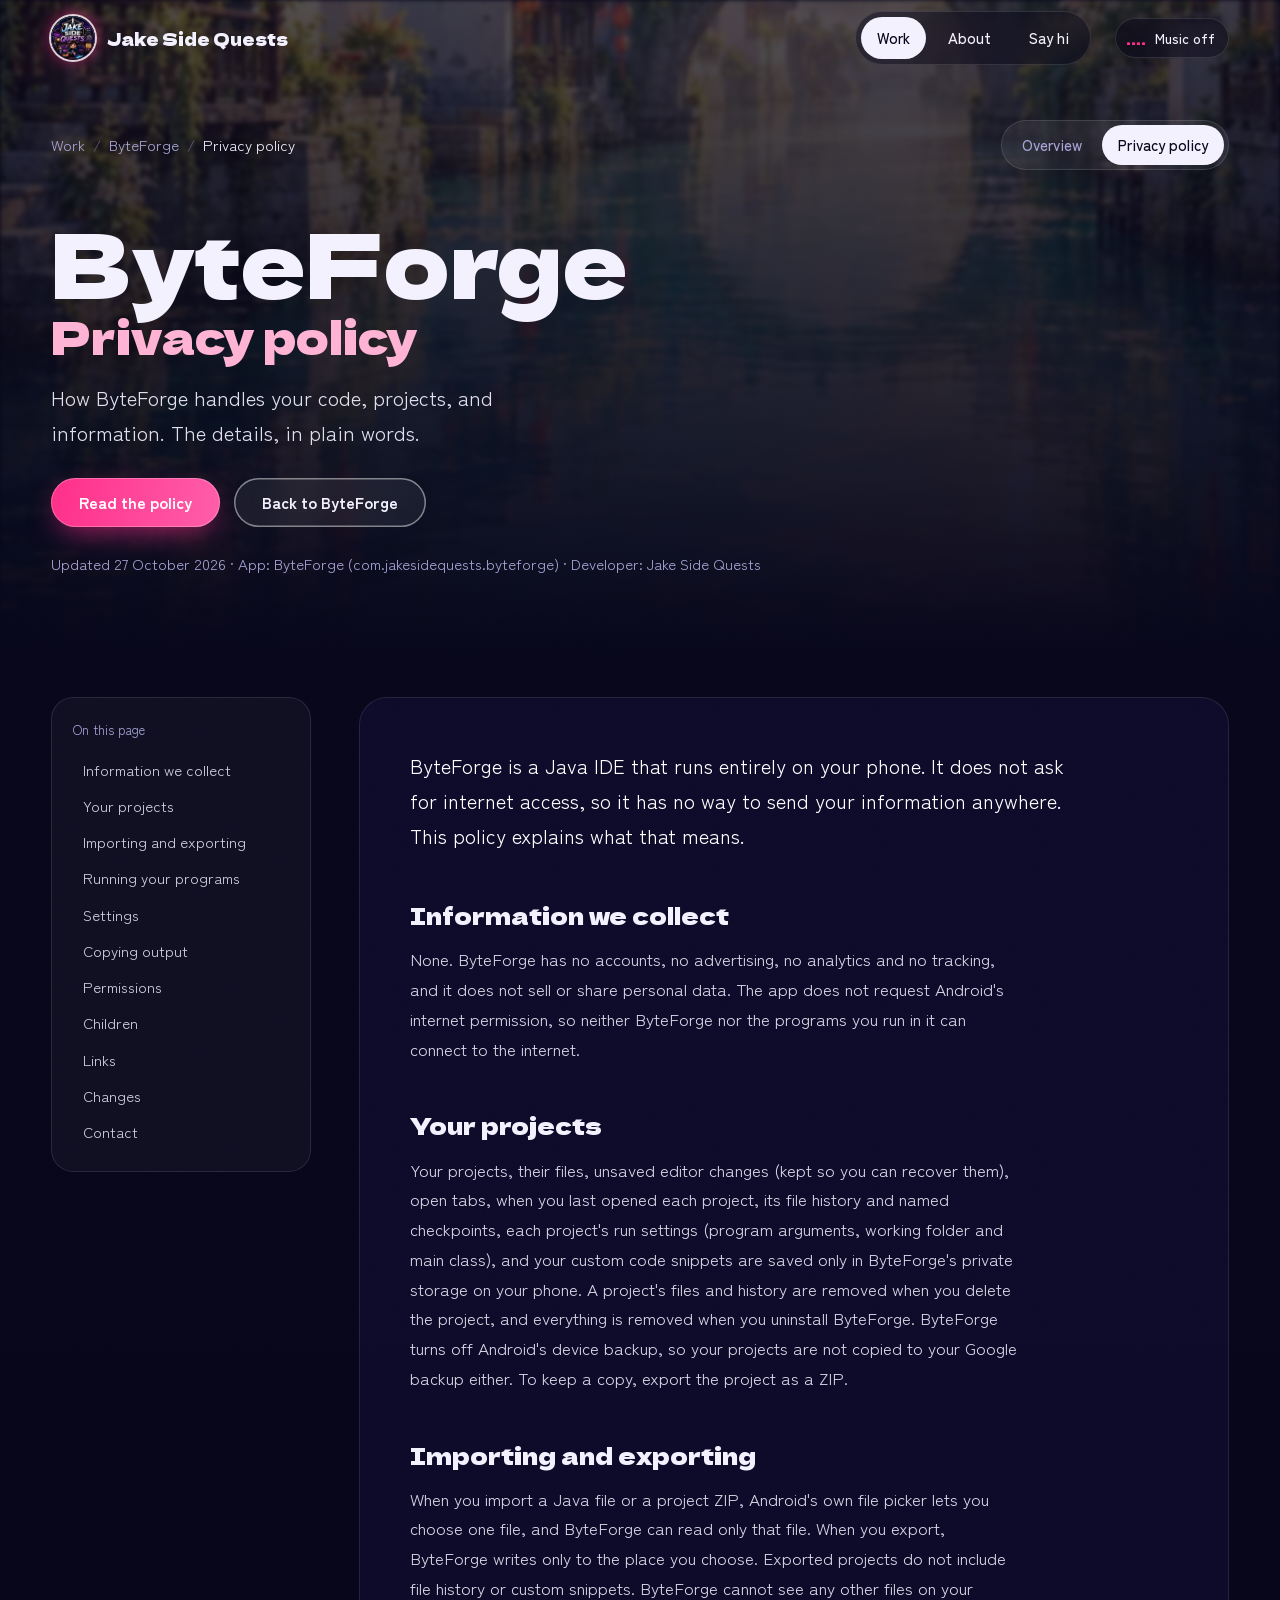
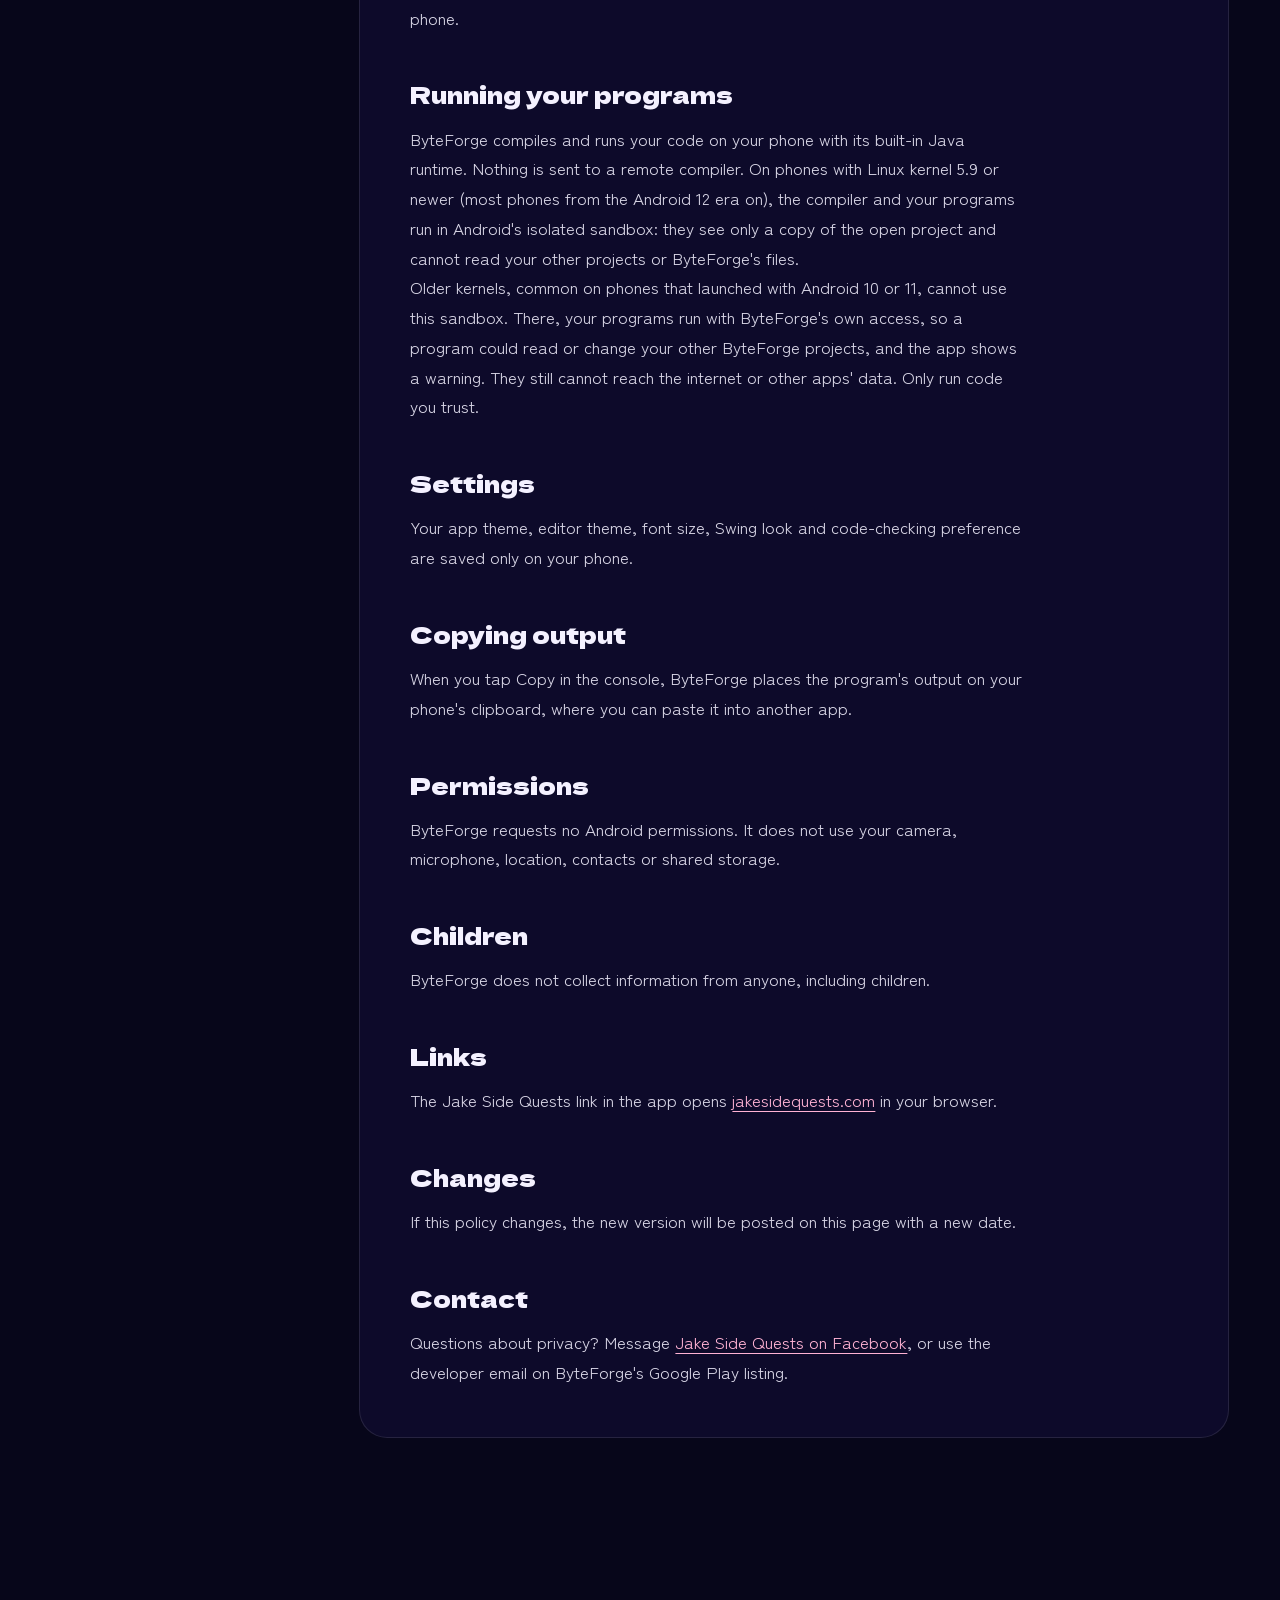
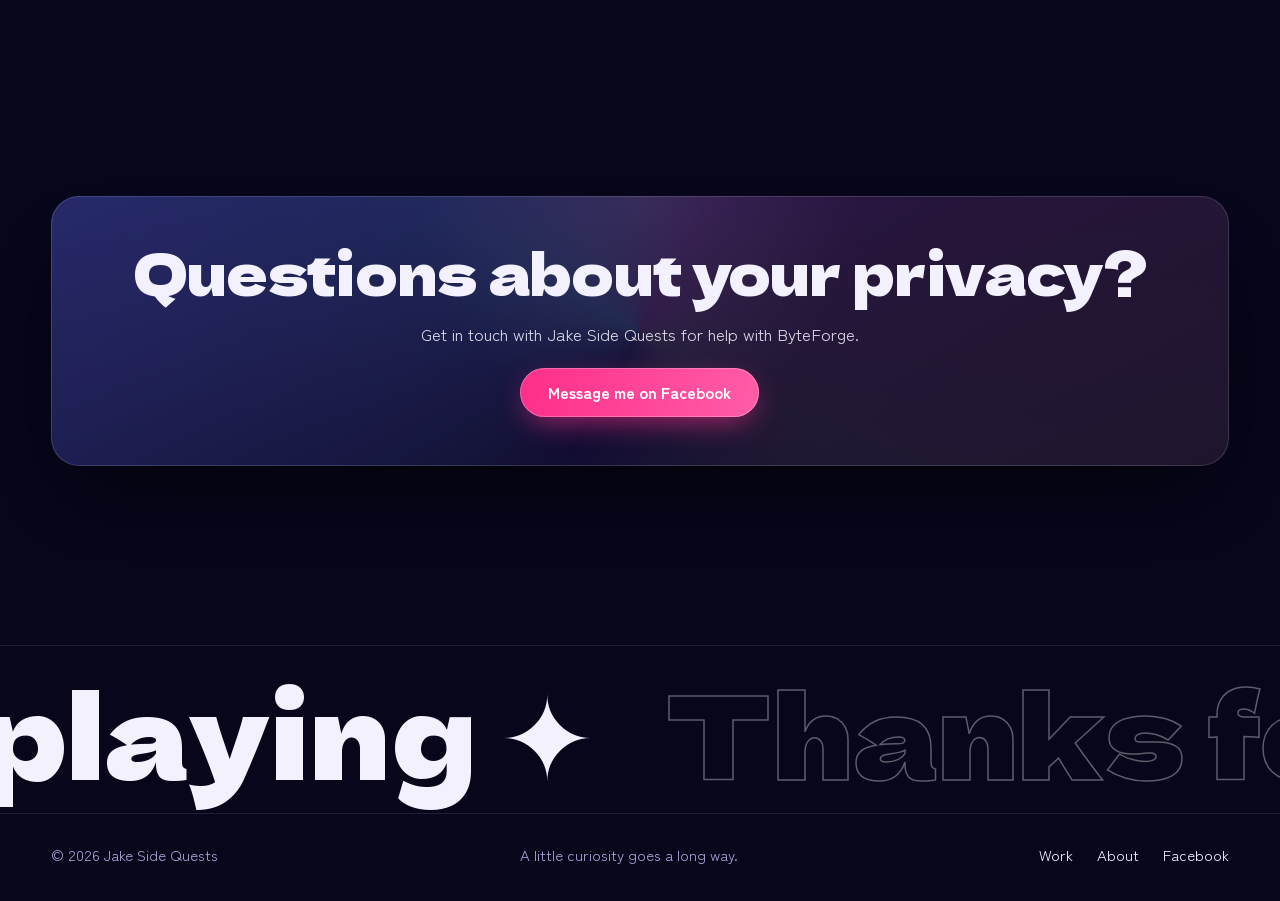
<file: byteforge/privacy/index.html>
<!doctype html>
<html lang="en">
<head>
  <meta charset="utf-8">
  <meta name="viewport" content="width=device-width, initial-scale=1">
  <title>ByteForge Privacy Policy | Jake Side Quests</title>
  <meta name="description" content="How ByteForge, the Java IDE for Android by Jake Side Quests, handles your information.">
  <meta name="theme-color" content="#07061a">
  <link rel="canonical" href="https://jakesidequests.com/byteforge/privacy/">
  <meta property="og:type" content="website">
  <meta property="og:site_name" content="Jake Side Quests">
  <meta property="og:title" content="ByteForge Privacy Policy | Jake Side Quests">
  <meta property="og:description" content="How ByteForge, the Java IDE for Android by Jake Side Quests, handles your information.">
  <meta property="og:url" content="https://jakesidequests.com/byteforge/privacy/">
  <link rel="icon" href="/assets/favicon.png" type="image/png" sizes="64x64">
  <link rel="preload" href="/assets/fonts/delagothicone-400.woff2" as="font" type="font/woff2" crossorigin>
  <link rel="stylesheet" href="/assets/site.css">
  <script>document.documentElement.classList.add('js');window.revealFallback=setTimeout(function(){document.documentElement.classList.add('no-anim')},4000);</script>
  <script src="/assets/vendor/gsap.min.js" defer></script>
  <script src="/assets/vendor/ScrollTrigger.min.js" defer></script>
  <script src="/assets/vendor/SplitText.min.js" defer></script>
  <script src="/assets/vendor/lenis.min.js" defer></script>
  <script src="/assets/site.js" defer></script>
</head>
<body id="top" data-page="privacy">
<a class="skip-link" href="#main">Skip to content</a>
<div class="progress" aria-hidden="true"></div>
<div class="grain" aria-hidden="true"></div>
<header class="site-header">
  <div class="header-inner container">
    <a class="brand" href="/" aria-label="Jake Side Quests home"><img src="/assets/images/jake-side-quests-emblem-96.webp" width="44" height="44" alt=""><span class="brand-name">Jake Side Quests</span></a>
    <nav class="site-nav" aria-label="Main navigation">
      <a href="/#work" aria-current="location">Work</a>
      <a href="/#about">About</a>
      <a href="/#say-hello">Say hi</a>
    </nav>
    <button class="sound-toggle" type="button" aria-pressed="false" data-sound hidden><span class="eq" aria-hidden="true"><i></i><i></i><i></i><i></i></span><span class="label">Music off</span></button>
  </div>
</header>

<main id="main">
  <section class="policy-hero" aria-labelledby="policy-title">
    <div class="game-hero-bg" aria-hidden="true"><img src="/assets/media/worlds/jade_waterway.webp" width="720" height="1080" alt=""></div>
    <div class="container">
      <div class="page-context">
        <nav class="breadcrumb" aria-label="Breadcrumb"><ol><li><a href="/#work">Work</a></li><li><a href="/byteforge/">ByteForge</a></li><li><span aria-current="page">Privacy policy</span></li></ol></nav>
        <nav class="project-nav" aria-label="ByteForge navigation"><a href="/byteforge/">Overview</a><a href="/byteforge/privacy/" aria-current="page">Privacy policy</a></nav>
      </div>
      <h1 id="policy-title" data-reveal>ByteForge <span>Privacy policy</span></h1>
      <p class="lede" data-reveal>How ByteForge handles your code, projects, and information. The details, in plain words.</p>
      <div class="hero-actions" data-reveal>
        <a class="btn btn-primary" href="#policy">Read the policy</a>
        <a class="btn btn-ghost" href="/byteforge/">Back to ByteForge</a>
      </div>
      <p class="page-meta">Updated 27 October 2026 · App: ByteForge (com.jakesidequests.byteforge) · Developer: Jake Side Quests</p>
    </div>
  </section>

  <section class="section container" id="policy" aria-label="The privacy policy" style="padding-top:40px">
    <div class="policy-layout">
    <nav class="policy-nav" aria-label="On this page"><p class="eyebrow">On this page</p><a href="#information-we-collect">Information we collect</a><a href="#your-projects">Your projects</a><a href="#importing-and-exporting">Importing and exporting</a><a href="#running-your-programs">Running your programs</a><a href="#settings">Settings</a><a href="#copying-output">Copying output</a><a href="#permissions">Permissions</a><a href="#children">Children</a><a href="#links">Links</a><a href="#changes">Changes</a><a href="#contact">Contact</a></nav>
    <div class="policy-content">
<p>ByteForge is a Java IDE that runs entirely on your phone. It does not ask for internet access, so it has no way to send your information anywhere. This policy explains what that means.</p>

  <h2 id="information-we-collect">Information we collect</h2>
  <p>None. ByteForge has no accounts, no advertising, no analytics and no tracking, and it does not sell or share personal data. The app does not request Android's internet permission, so neither ByteForge nor the programs you run in it can connect to the internet.</p>

  <h2 id="your-projects">Your projects</h2>
  <p>Your projects, their files, unsaved editor changes (kept so you can recover them), open tabs, when you last opened each project, its file history and named checkpoints, each project's run settings (program arguments, working folder and main class), and your custom code snippets are saved only in ByteForge's private storage on your phone. A project's files and history are removed when you delete the project, and everything is removed when you uninstall ByteForge. ByteForge turns off Android's device backup, so your projects are not copied to your Google backup either. To keep a copy, export the project as a ZIP.</p>

  <h2 id="importing-and-exporting">Importing and exporting</h2>
  <p>When you import a Java file or a project ZIP, Android's own file picker lets you choose one file, and ByteForge can read only that file. When you export, ByteForge writes only to the place you choose. Exported projects do not include file history or custom snippets. ByteForge cannot see any other files on your phone.</p>

  <h2 id="running-your-programs">Running your programs</h2>
  <p>ByteForge compiles and runs your code on your phone with its built-in Java runtime. Nothing is sent to a remote compiler. On phones with Linux kernel 5.9 or newer (most phones from the Android 12 era on), the compiler and your programs run in Android's isolated sandbox: they see only a copy of the open project and cannot read your other projects or ByteForge's files.</p>
  <p>Older kernels, common on phones that launched with Android 10 or 11, cannot use this sandbox. There, your programs run with ByteForge's own access, so a program could read or change your other ByteForge projects, and the app shows a warning. They still cannot reach the internet or other apps' data. Only run code you trust.</p>

  <h2 id="settings">Settings</h2>
  <p>Your app theme, editor theme, font size, Swing look and code-checking preference are saved only on your phone.</p>

  <h2 id="copying-output">Copying output</h2>
  <p>When you tap Copy in the console, ByteForge places the program's output on your phone's clipboard, where you can paste it into another app.</p>

  <h2 id="permissions">Permissions</h2>
  <p>ByteForge requests no Android permissions. It does not use your camera, microphone, location, contacts or shared storage.</p>

  <h2 id="children">Children</h2>
  <p>ByteForge does not collect information from anyone, including children.</p>

  <h2 id="links">Links</h2>
  <p>The Jake Side Quests link in the app opens <a href="https://jakesidequests.com/">jakesidequests.com</a> in your browser.</p>

  <h2 id="changes">Changes</h2>
  <p>If this policy changes, the new version will be posted on this page with a new date.</p>

  <h2 id="contact">Contact</h2>
  <p>Questions about privacy? Message <a href="https://www.facebook.com/JakeSideQuests">Jake Side Quests on Facebook</a>, or use the developer email on ByteForge's Google Play listing.</p>
    </div>
    </div>
  </section>

  <section class="section container" id="say-hello" aria-labelledby="contact-title">
    <div class="holo" data-tilt style="text-align:center;display:grid;justify-items:center;gap:20px">
      <h2 id="contact-title" class="section-title" style="font-size:clamp(2rem,5vw,3.6rem)">Questions about your privacy?</h2>
      <p>Get in touch with Jake Side Quests for help with ByteForge.</p>
      <a class="btn btn-primary" href="https://www.facebook.com/JakeSideQuests" data-magnetic>Message me on Facebook</a>
    </div>
  </section>
</main>

<footer class="site-footer">
  <div class="footer-marquee" aria-hidden="true">
    <div class="marquee-track" data-marquee="-1"><span class="fill">Thanks for playing ✦</span><span>Thanks for playing ✦</span><span class="fill">Thanks for playing ✦</span><span>Thanks for playing ✦</span></div>
  </div>
  <div class="container footer-row">
    <p>© 2026 Jake Side Quests</p>
    <p>A little curiosity goes a long way.</p>
    <div class="footer-links"><a href="/#work">Work</a><a href="/#about">About</a><a href="https://www.facebook.com/JakeSideQuests">Facebook</a></div>
  </div>
</footer>
</body>
</html>
</file>
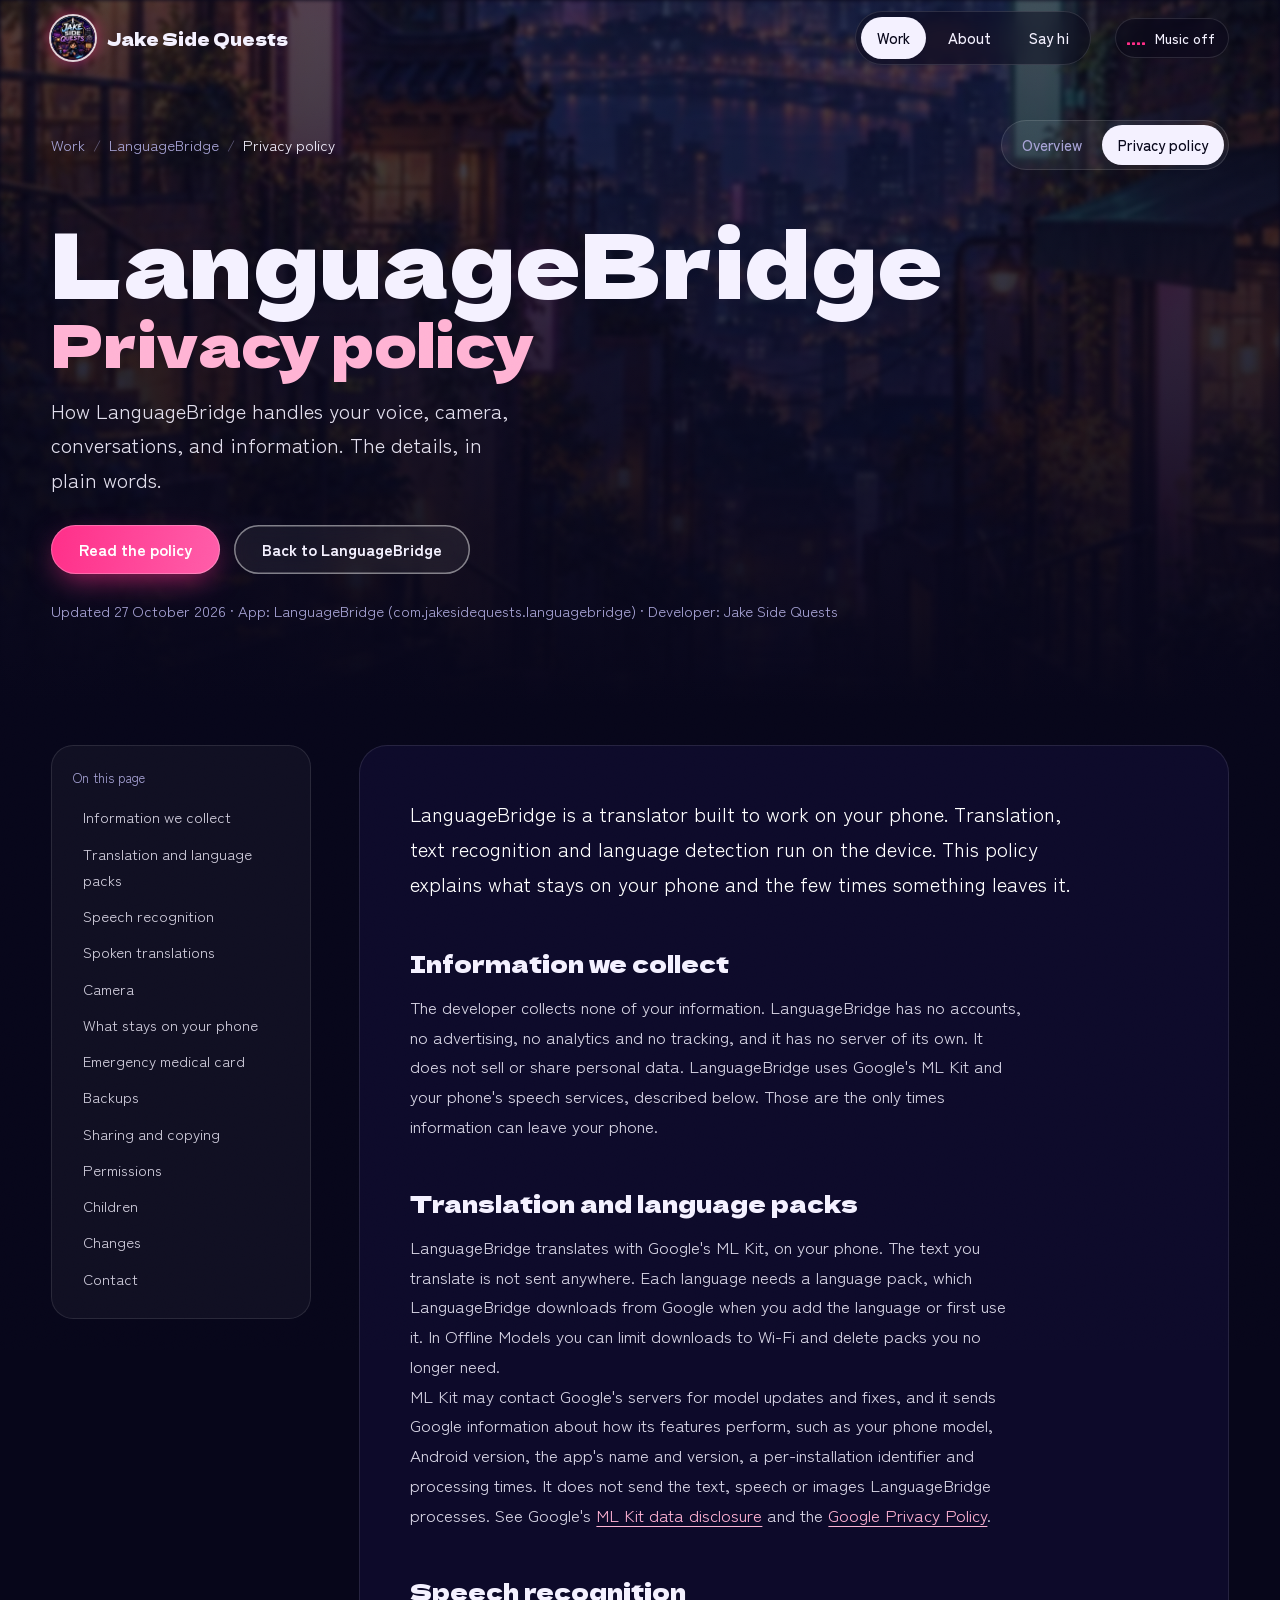
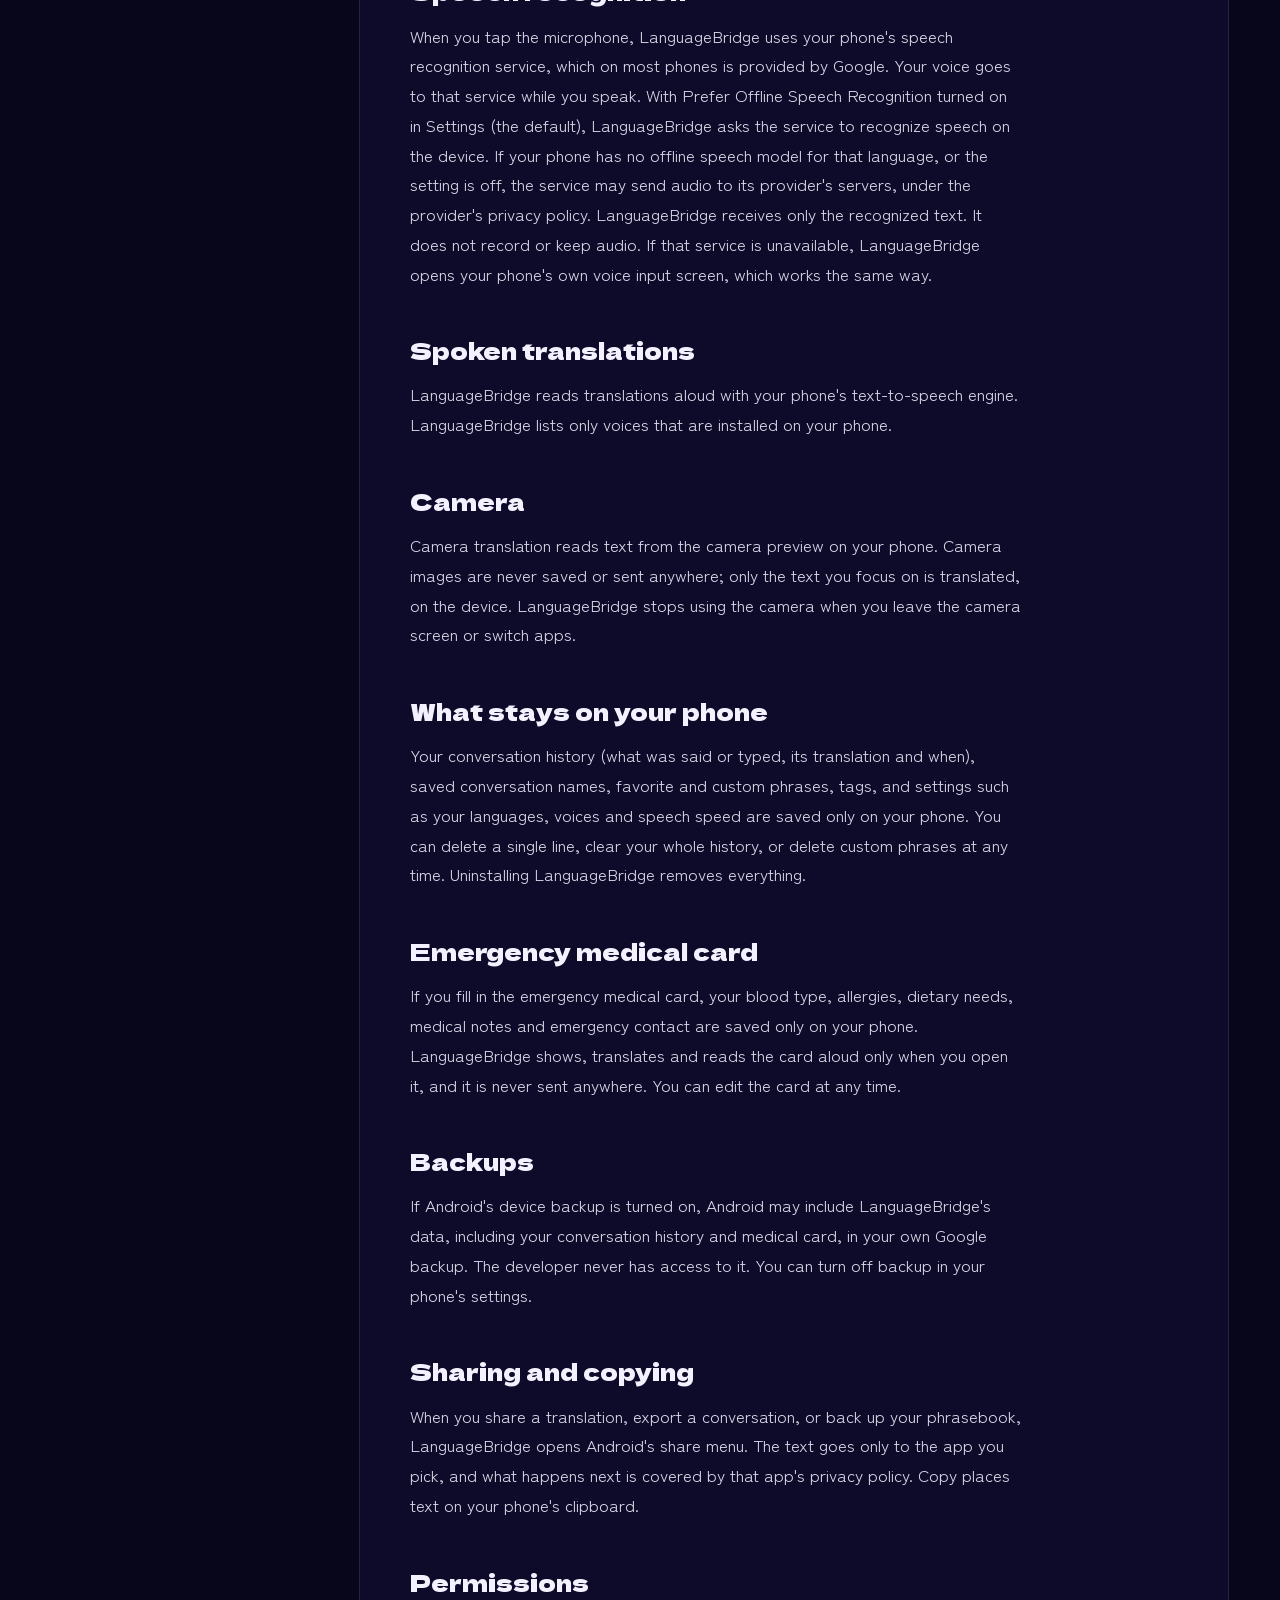
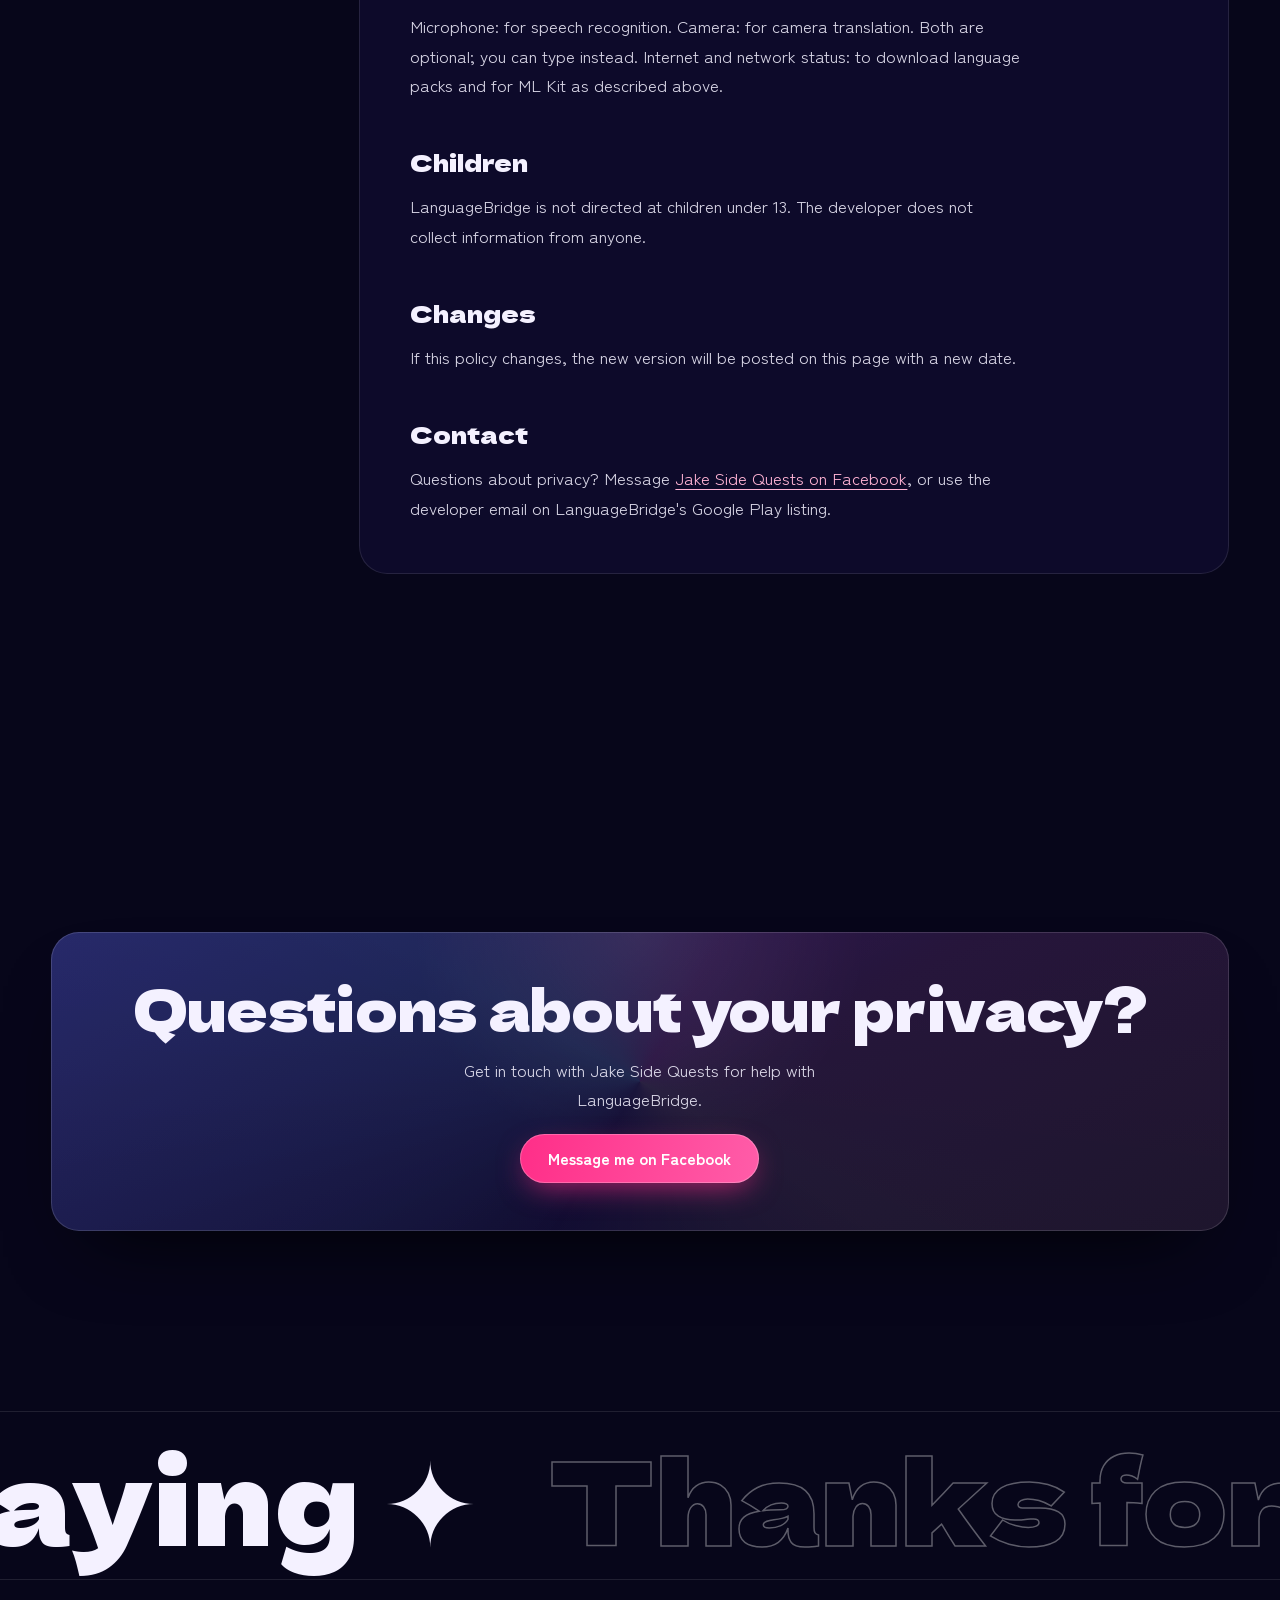
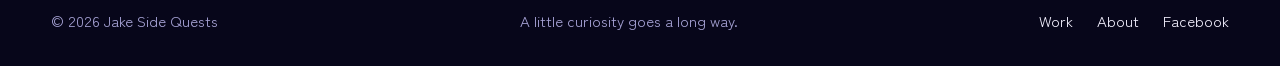
<file: languagebridge/privacy/index.html>
<!doctype html>
<html lang="en">
<head>
  <meta charset="utf-8">
  <meta name="viewport" content="width=device-width, initial-scale=1">
  <title>LanguageBridge Privacy Policy | Jake Side Quests</title>
  <meta name="description" content="How LanguageBridge, the face-to-face translator by Jake Side Quests, handles your information.">
  <meta name="theme-color" content="#07061a">
  <link rel="canonical" href="https://jakesidequests.com/languagebridge/privacy/">
  <meta property="og:type" content="website">
  <meta property="og:site_name" content="Jake Side Quests">
  <meta property="og:title" content="LanguageBridge Privacy Policy | Jake Side Quests">
  <meta property="og:description" content="How LanguageBridge, the face-to-face translator by Jake Side Quests, handles your information.">
  <meta property="og:url" content="https://jakesidequests.com/languagebridge/privacy/">
  <link rel="icon" href="/assets/favicon.png" type="image/png" sizes="64x64">
  <link rel="preload" href="/assets/fonts/delagothicone-400.woff2" as="font" type="font/woff2" crossorigin>
  <link rel="stylesheet" href="/assets/site.css">
  <script>document.documentElement.classList.add('js');window.revealFallback=setTimeout(function(){document.documentElement.classList.add('no-anim')},4000);</script>
  <script src="/assets/vendor/gsap.min.js" defer></script>
  <script src="/assets/vendor/ScrollTrigger.min.js" defer></script>
  <script src="/assets/vendor/SplitText.min.js" defer></script>
  <script src="/assets/vendor/lenis.min.js" defer></script>
  <script src="/assets/site.js" defer></script>
</head>
<body id="top" data-page="privacy">
<a class="skip-link" href="#main">Skip to content</a>
<div class="progress" aria-hidden="true"></div>
<div class="grain" aria-hidden="true"></div>
<header class="site-header">
  <div class="header-inner container">
    <a class="brand" href="/" aria-label="Jake Side Quests home"><img src="/assets/images/jake-side-quests-emblem-96.webp" width="44" height="44" alt=""><span class="brand-name">Jake Side Quests</span></a>
    <nav class="site-nav" aria-label="Main navigation">
      <a href="/#work" aria-current="location">Work</a>
      <a href="/#about">About</a>
      <a href="/#say-hello">Say hi</a>
    </nav>
    <button class="sound-toggle" type="button" aria-pressed="false" data-sound hidden><span class="eq" aria-hidden="true"><i></i><i></i><i></i><i></i></span><span class="label">Music off</span></button>
  </div>
</header>

<main id="main">
  <section class="policy-hero" aria-labelledby="policy-title">
    <div class="game-hero-bg" aria-hidden="true"><img src="/assets/media/worlds/seoul_dream.webp" width="720" height="1080" alt=""></div>
    <div class="container">
      <div class="page-context">
        <nav class="breadcrumb" aria-label="Breadcrumb"><ol><li><a href="/#work">Work</a></li><li><a href="/languagebridge/">LanguageBridge</a></li><li><span aria-current="page">Privacy policy</span></li></ol></nav>
        <nav class="project-nav" aria-label="LanguageBridge navigation"><a href="/languagebridge/">Overview</a><a href="/languagebridge/privacy/" aria-current="page">Privacy policy</a></nav>
      </div>
      <h1 id="policy-title" class="long-title" data-reveal>LanguageBridge <span>Privacy policy</span></h1>
      <p class="lede" data-reveal>How LanguageBridge handles your voice, camera, conversations, and information. The details, in plain words.</p>
      <div class="hero-actions" data-reveal>
        <a class="btn btn-primary" href="#policy">Read the policy</a>
        <a class="btn btn-ghost" href="/languagebridge/">Back to LanguageBridge</a>
      </div>
      <p class="page-meta">Updated 27 October 2026 · App: LanguageBridge (com.jakesidequests.languagebridge) · Developer: Jake Side Quests</p>
    </div>
  </section>

  <section class="section container" id="policy" aria-label="The privacy policy" style="padding-top:40px">
    <div class="policy-layout">
    <nav class="policy-nav" aria-label="On this page"><p class="eyebrow">On this page</p><a href="#information-we-collect">Information we collect</a><a href="#translation-and-language-packs">Translation and language packs</a><a href="#speech-recognition">Speech recognition</a><a href="#spoken-translations">Spoken translations</a><a href="#camera">Camera</a><a href="#what-stays-on-your-phone">What stays on your phone</a><a href="#emergency-medical-card">Emergency medical card</a><a href="#backups">Backups</a><a href="#sharing-and-copying">Sharing and copying</a><a href="#permissions">Permissions</a><a href="#children">Children</a><a href="#changes">Changes</a><a href="#contact">Contact</a></nav>
    <div class="policy-content">
<p>LanguageBridge is a translator built to work on your phone. Translation, text recognition and language detection run on the device. This policy explains what stays on your phone and the few times something leaves it.</p>

  <h2 id="information-we-collect">Information we collect</h2>
  <p>The developer collects none of your information. LanguageBridge has no accounts, no advertising, no analytics and no tracking, and it has no server of its own. It does not sell or share personal data. LanguageBridge uses Google's ML Kit and your phone's speech services, described below. Those are the only times information can leave your phone.</p>

  <h2 id="translation-and-language-packs">Translation and language packs</h2>
  <p>LanguageBridge translates with Google's ML Kit, on your phone. The text you translate is not sent anywhere. Each language needs a language pack, which LanguageBridge downloads from Google when you add the language or first use it. In Offline Models you can limit downloads to Wi-Fi and delete packs you no longer need.</p>
  <p>ML Kit may contact Google's servers for model updates and fixes, and it sends Google information about how its features perform, such as your phone model, Android version, the app's name and version, a per-installation identifier and processing times. It does not send the text, speech or images LanguageBridge processes. See Google's <a href="https://developers.google.com/ml-kit/android-data-disclosure">ML Kit data disclosure</a> and the <a href="https://policies.google.com/privacy">Google Privacy Policy</a>.</p>

  <h2 id="speech-recognition">Speech recognition</h2>
  <p>When you tap the microphone, LanguageBridge uses your phone's speech recognition service, which on most phones is provided by Google. Your voice goes to that service while you speak. With Prefer Offline Speech Recognition turned on in Settings (the default), LanguageBridge asks the service to recognize speech on the device. If your phone has no offline speech model for that language, or the setting is off, the service may send audio to its provider's servers, under the provider's privacy policy. LanguageBridge receives only the recognized text. It does not record or keep audio. If that service is unavailable, LanguageBridge opens your phone's own voice input screen, which works the same way.</p>

  <h2 id="spoken-translations">Spoken translations</h2>
  <p>LanguageBridge reads translations aloud with your phone's text-to-speech engine. LanguageBridge lists only voices that are installed on your phone.</p>

  <h2 id="camera">Camera</h2>
  <p>Camera translation reads text from the camera preview on your phone. Camera images are never saved or sent anywhere; only the text you focus on is translated, on the device. LanguageBridge stops using the camera when you leave the camera screen or switch apps.</p>

  <h2 id="what-stays-on-your-phone">What stays on your phone</h2>
  <p>Your conversation history (what was said or typed, its translation and when), saved conversation names, favorite and custom phrases, tags, and settings such as your languages, voices and speech speed are saved only on your phone. You can delete a single line, clear your whole history, or delete custom phrases at any time. Uninstalling LanguageBridge removes everything.</p>

  <h2 id="emergency-medical-card">Emergency medical card</h2>
  <p>If you fill in the emergency medical card, your blood type, allergies, dietary needs, medical notes and emergency contact are saved only on your phone. LanguageBridge shows, translates and reads the card aloud only when you open it, and it is never sent anywhere. You can edit the card at any time.</p>

  <h2 id="backups">Backups</h2>
  <p>If Android's device backup is turned on, Android may include LanguageBridge's data, including your conversation history and medical card, in your own Google backup. The developer never has access to it. You can turn off backup in your phone's settings.</p>

  <h2 id="sharing-and-copying">Sharing and copying</h2>
  <p>When you share a translation, export a conversation, or back up your phrasebook, LanguageBridge opens Android's share menu. The text goes only to the app you pick, and what happens next is covered by that app's privacy policy. Copy places text on your phone's clipboard.</p>

  <h2 id="permissions">Permissions</h2>
  <p>Microphone: for speech recognition. Camera: for camera translation. Both are optional; you can type instead. Internet and network status: to download language packs and for ML Kit as described above.</p>

  <h2 id="children">Children</h2>
  <p>LanguageBridge is not directed at children under 13. The developer does not collect information from anyone.</p>

  <h2 id="changes">Changes</h2>
  <p>If this policy changes, the new version will be posted on this page with a new date.</p>

  <h2 id="contact">Contact</h2>
  <p>Questions about privacy? Message <a href="https://www.facebook.com/JakeSideQuests">Jake Side Quests on Facebook</a>, or use the developer email on LanguageBridge's Google Play listing.</p>
    </div>
    </div>
  </section>

  <section class="section container" id="say-hello" aria-labelledby="contact-title">
    <div class="holo" data-tilt style="text-align:center;display:grid;justify-items:center;gap:20px">
      <h2 id="contact-title" class="section-title" style="font-size:clamp(2rem,5vw,3.6rem)">Questions about your privacy?</h2>
      <p>Get in touch with Jake Side Quests for help with LanguageBridge.</p>
      <a class="btn btn-primary" href="https://www.facebook.com/JakeSideQuests" data-magnetic>Message me on Facebook</a>
    </div>
  </section>
</main>

<footer class="site-footer">
  <div class="footer-marquee" aria-hidden="true">
    <div class="marquee-track" data-marquee="-1"><span class="fill">Thanks for playing ✦</span><span>Thanks for playing ✦</span><span class="fill">Thanks for playing ✦</span><span>Thanks for playing ✦</span></div>
  </div>
  <div class="container footer-row">
    <p>© 2026 Jake Side Quests</p>
    <p>A little curiosity goes a long way.</p>
    <div class="footer-links"><a href="/#work">Work</a><a href="/#about">About</a><a href="https://www.facebook.com/JakeSideQuests">Facebook</a></div>
  </div>
</footer>
</body>
</html>
</file>
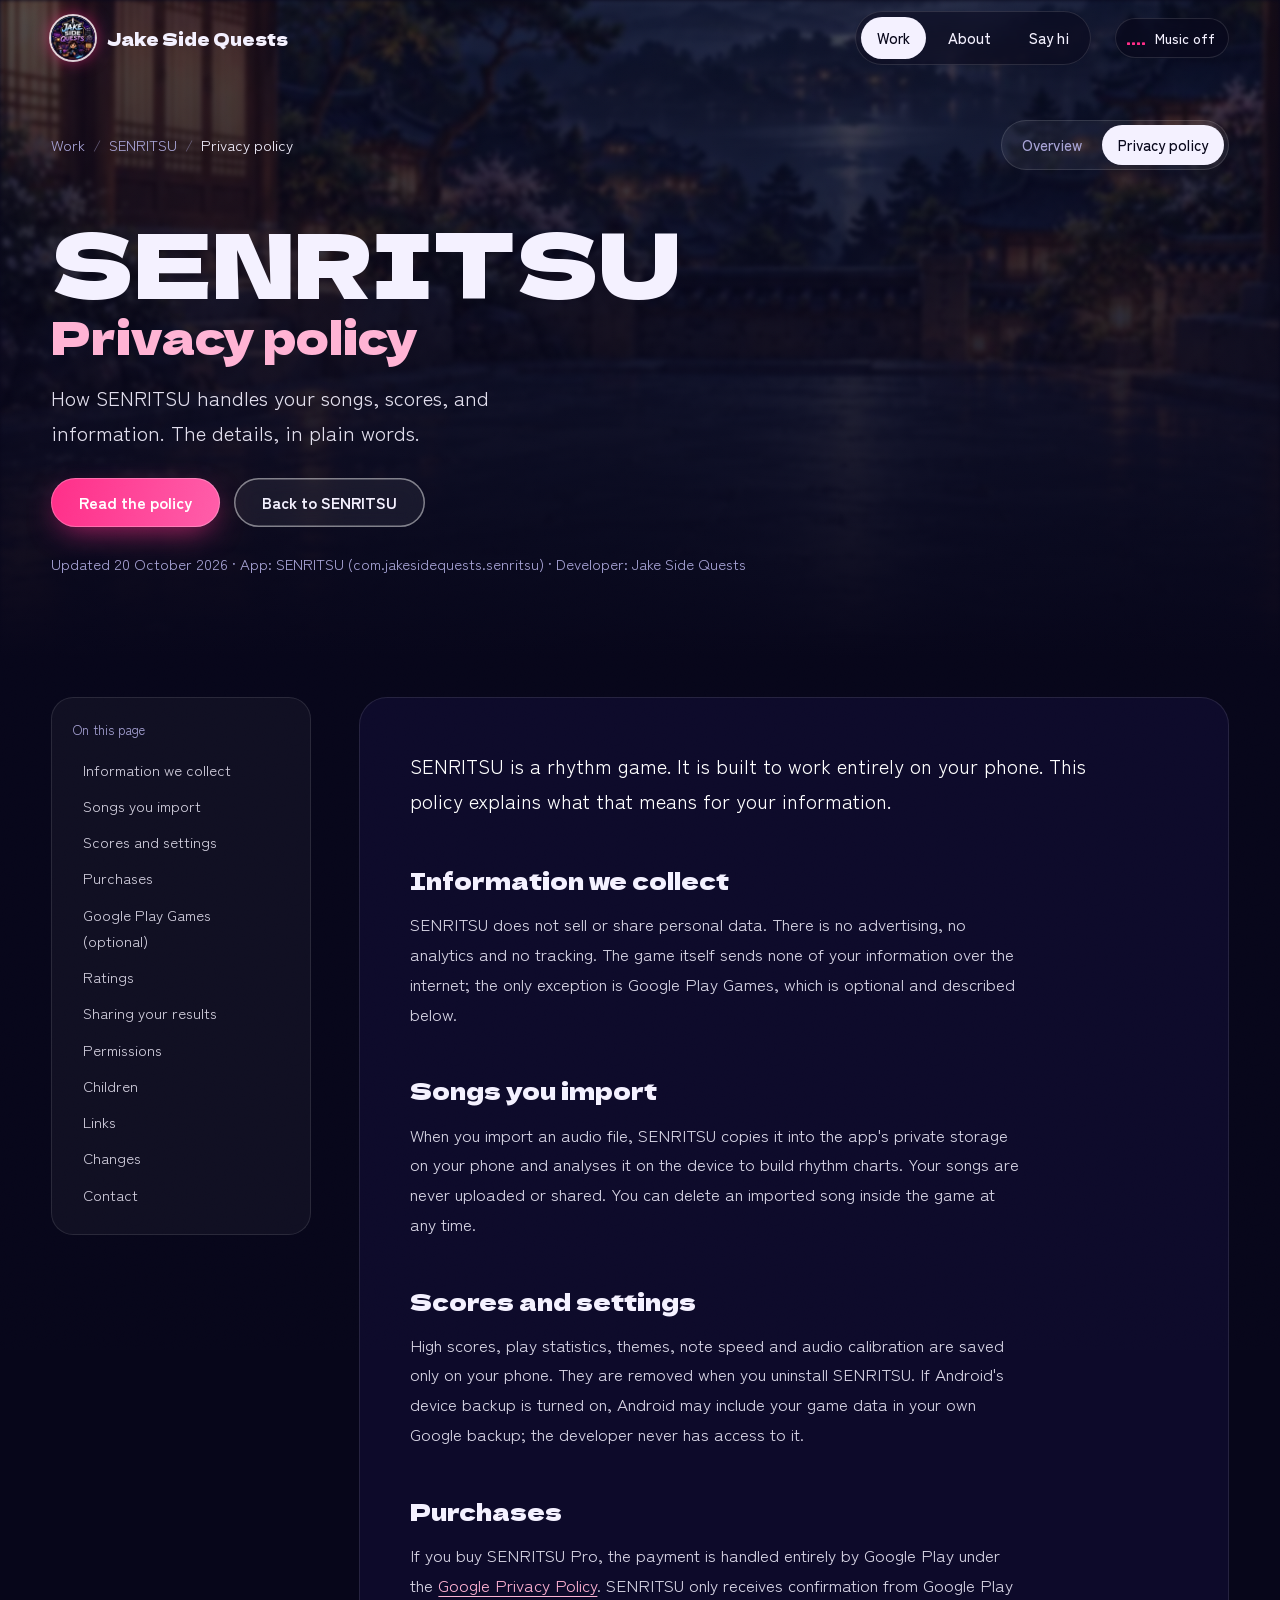
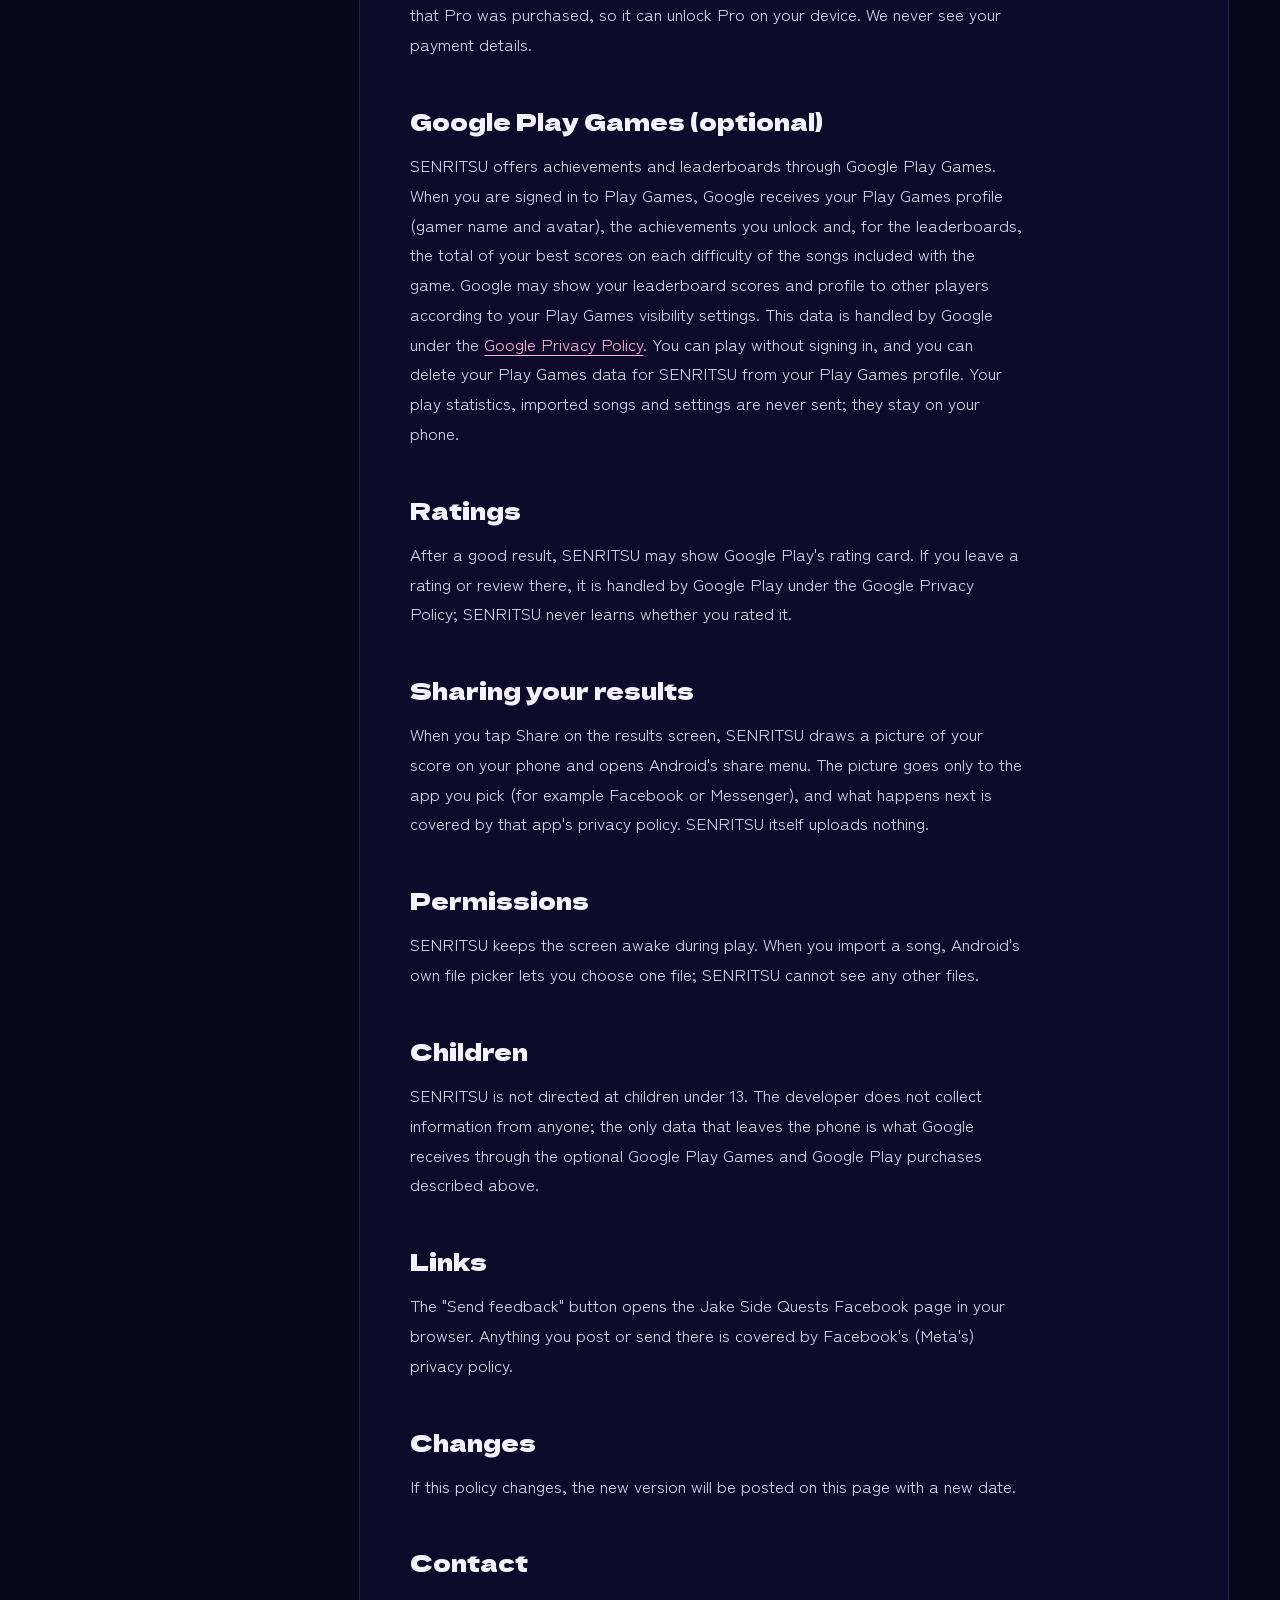
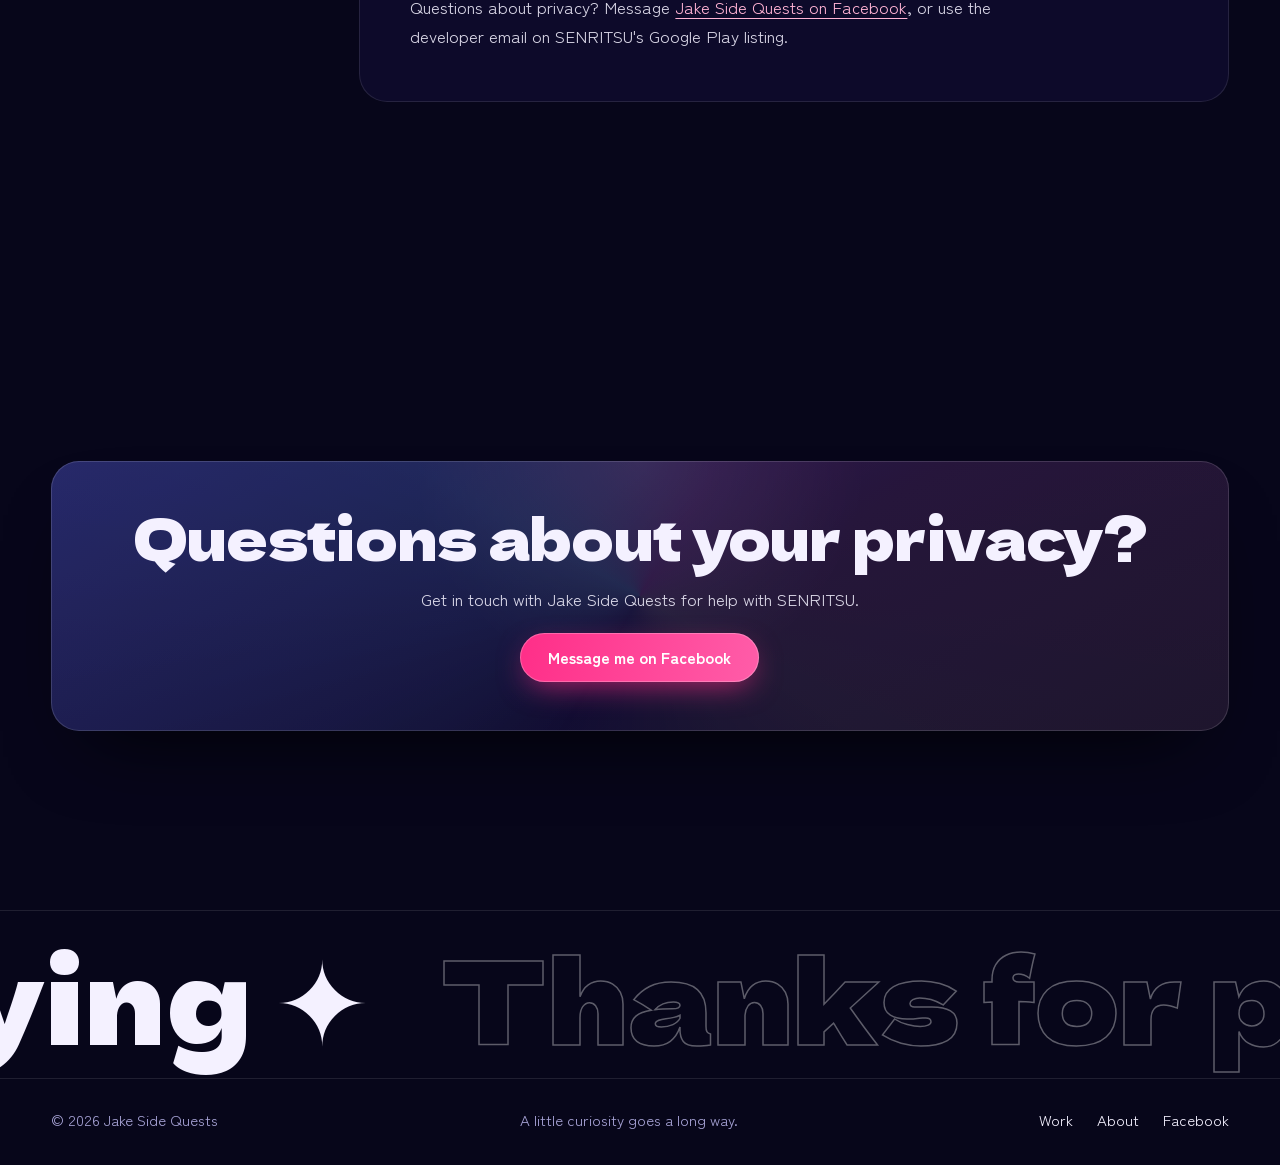
<file: senritsu/privacy/index.html>
<!doctype html>
<html lang="en">
<head>
  <meta charset="utf-8">
  <meta name="viewport" content="width=device-width, initial-scale=1">
  <title>SENRITSU Privacy Policy | Jake Side Quests</title>
  <meta name="description" content="How SENRITSU, the rhythm game by Jake Side Quests, handles your information.">
  <meta name="theme-color" content="#07061a">
  <link rel="canonical" href="https://jakesidequests.com/senritsu/privacy/">
  <meta property="og:type" content="website">
  <meta property="og:site_name" content="Jake Side Quests">
  <meta property="og:title" content="SENRITSU Privacy Policy | Jake Side Quests">
  <meta property="og:description" content="How SENRITSU, the rhythm game by Jake Side Quests, handles your information.">
  <meta property="og:url" content="https://jakesidequests.com/senritsu/privacy/">
  <link rel="icon" href="/assets/favicon.png" type="image/png" sizes="64x64">
  <link rel="preload" href="/assets/fonts/delagothicone-400.woff2" as="font" type="font/woff2" crossorigin>
  <link rel="stylesheet" href="/assets/site.css">
  <script>document.documentElement.classList.add('js');window.revealFallback=setTimeout(function(){document.documentElement.classList.add('no-anim')},4000);</script>
  <script src="/assets/vendor/gsap.min.js" defer></script>
  <script src="/assets/vendor/ScrollTrigger.min.js" defer></script>
  <script src="/assets/vendor/SplitText.min.js" defer></script>
  <script src="/assets/vendor/lenis.min.js" defer></script>
  <script src="/assets/site.js" defer></script>
</head>
<body id="top" data-page="privacy">
<a class="skip-link" href="#main">Skip to content</a>
<div class="progress" aria-hidden="true"></div>
<div class="grain" aria-hidden="true"></div>
<header class="site-header">
  <div class="header-inner container">
    <a class="brand" href="/" aria-label="Jake Side Quests home"><img src="/assets/images/jake-side-quests-emblem-96.webp" width="44" height="44" alt=""><span class="brand-name">Jake Side Quests</span></a>
    <nav class="site-nav" aria-label="Main navigation">
      <a href="/#work" aria-current="location">Work</a>
      <a href="/#about">About</a>
      <a href="/#say-hello">Say hi</a>
    </nav>
    <button class="sound-toggle" type="button" aria-pressed="false" data-sound hidden><span class="eq" aria-hidden="true"><i></i><i></i><i></i><i></i></span><span class="label">Music off</span></button>
  </div>
</header>

<main id="main">
  <section class="policy-hero" aria-labelledby="policy-title">
    <div class="game-hero-bg" aria-hidden="true"><img src="/assets/media/worlds/hanok_moonrise.webp" width="720" height="1080" alt=""></div>
    <div class="container">
      <div class="page-context">
        <nav class="breadcrumb" aria-label="Breadcrumb"><ol><li><a href="/#work">Work</a></li><li><a href="/senritsu/">SENRITSU</a></li><li><span aria-current="page">Privacy policy</span></li></ol></nav>
        <nav class="project-nav" aria-label="SENRITSU navigation"><a href="/senritsu/">Overview</a><a href="/senritsu/privacy/" aria-current="page">Privacy policy</a></nav>
      </div>
      <h1 id="policy-title" data-reveal>SENRITSU <span>Privacy policy</span></h1>
      <p class="lede" data-reveal>How SENRITSU handles your songs, scores, and information. The details, in plain words.</p>
      <div class="hero-actions" data-reveal>
        <a class="btn btn-primary" href="#policy">Read the policy</a>
        <a class="btn btn-ghost" href="/senritsu/">Back to SENRITSU</a>
      </div>
        <!-- senritsu:policy-meta:start -->
      <p class="page-meta">Updated 20 October 2026 · App: SENRITSU (com.jakesidequests.senritsu) · Developer: Jake Side Quests</p>
<!-- senritsu:policy-meta:end -->
    </div>
  </section>

  <section class="section container" id="policy" aria-label="The privacy policy" style="padding-top:40px">
    <div class="policy-layout">
    <!-- senritsu:policy:start -->
    <nav class="policy-nav" aria-label="On this page"><p class="eyebrow">On this page</p><a href="#information-we-collect">Information we collect</a><a href="#songs-you-import">Songs you import</a><a href="#scores-and-settings">Scores and settings</a><a href="#purchases">Purchases</a><a href="#google-play-games-optional">Google Play Games (optional)</a><a href="#ratings">Ratings</a><a href="#sharing-your-results">Sharing your results</a><a href="#permissions">Permissions</a><a href="#children">Children</a><a href="#links">Links</a><a href="#changes">Changes</a><a href="#contact">Contact</a></nav>
    <div class="policy-content">
<p>SENRITSU is a rhythm game. It is built to work entirely on your phone. This policy explains what that means for your information.</p>

  <h2 id="information-we-collect">Information we collect</h2>
  <p>SENRITSU does not sell or share personal data. There is no advertising, no analytics and no tracking. The game itself sends none of your information over the internet; the only exception is Google Play Games, which is optional and described below.</p>

  <h2 id="songs-you-import">Songs you import</h2>
  <p>When you import an audio file, SENRITSU copies it into the app's private storage on your phone and analyses it on the device to build rhythm charts. Your songs are never uploaded or shared. You can delete an imported song inside the game at any time.</p>

  <h2 id="scores-and-settings">Scores and settings</h2>
  <p>High scores, play statistics, themes, note speed and audio calibration are saved only on your phone. They are removed when you uninstall SENRITSU. If Android's device backup is turned on, Android may include your game data in your own Google backup; the developer never has access to it.</p>

  <h2 id="purchases">Purchases</h2>
  <p>If you buy SENRITSU Pro, the payment is handled entirely by Google Play under the <a href="https://policies.google.com/privacy">Google Privacy Policy</a>. SENRITSU only receives confirmation from Google Play that Pro was purchased, so it can unlock Pro on your device. We never see your payment details.</p>

  <h2 id="google-play-games-optional">Google Play Games (optional)</h2>
  <p>SENRITSU offers achievements and leaderboards through Google Play Games. When you are signed in to Play Games, Google receives your Play Games profile (gamer name and avatar), the achievements you unlock and, for the leaderboards, the total of your best scores on each difficulty of the songs included with the game. Google may show your leaderboard scores and profile to other players according to your Play Games visibility settings. This data is handled by Google under the <a href="https://policies.google.com/privacy">Google Privacy Policy</a>. You can play without signing in, and you can delete your Play Games data for SENRITSU from your Play Games profile. Your play statistics, imported songs and settings are never sent; they stay on your phone.</p>

  <h2 id="ratings">Ratings</h2>
  <p>After a good result, SENRITSU may show Google Play's rating card. If you leave a rating or review there, it is handled by Google Play under the Google Privacy Policy; SENRITSU never learns whether you rated it.</p>

  <h2 id="sharing-your-results">Sharing your results</h2>
  <p>When you tap Share on the results screen, SENRITSU draws a picture of your score on your phone and opens Android's share menu. The picture goes only to the app you pick (for example Facebook or Messenger), and what happens next is covered by that app's privacy policy. SENRITSU itself uploads nothing.</p>

  <h2 id="permissions">Permissions</h2>
  <p>SENRITSU keeps the screen awake during play. When you import a song, Android's own file picker lets you choose one file; SENRITSU cannot see any other files.</p>

  <h2 id="children">Children</h2>
  <p>SENRITSU is not directed at children under 13. The developer does not collect information from anyone; the only data that leaves the phone is what Google receives through the optional Google Play Games and Google Play purchases described above.</p>

  <h2 id="links">Links</h2>
  <p>The "Send feedback" button opens the Jake Side Quests Facebook page in your browser. Anything you post or send there is covered by Facebook's (Meta's) privacy policy.</p>

  <h2 id="changes">Changes</h2>
  <p>If this policy changes, the new version will be posted on this page with a new date.</p>

  <h2 id="contact">Contact</h2>
  <p>Questions about privacy? Message <a href="https://www.facebook.com/JakeSideQuests">Jake Side Quests on Facebook</a>, or use the developer email on SENRITSU's Google Play listing.</p>
    </div>
<!-- senritsu:policy:end -->
    </div>
  </section>

  <section class="section container" id="say-hello" aria-labelledby="contact-title">
    <div class="holo" data-tilt style="text-align:center;display:grid;justify-items:center;gap:20px">
      <h2 id="contact-title" class="section-title" style="font-size:clamp(2rem,5vw,3.6rem)">Questions about your privacy?</h2>
      <p>Get in touch with Jake Side Quests for help with SENRITSU.</p>
      <a class="btn btn-primary" href="https://www.facebook.com/JakeSideQuests" data-magnetic>Message me on Facebook</a>
    </div>
  </section>
</main>

<footer class="site-footer">
  <div class="footer-marquee" aria-hidden="true">
    <div class="marquee-track" data-marquee="-1"><span class="fill">Thanks for playing ✦</span><span>Thanks for playing ✦</span><span class="fill">Thanks for playing ✦</span><span>Thanks for playing ✦</span></div>
  </div>
  <div class="container footer-row">
    <p>© 2026 Jake Side Quests</p>
    <p>A little curiosity goes a long way.</p>
    <div class="footer-links"><a href="/#work">Work</a><a href="/#about">About</a><a href="https://www.facebook.com/JakeSideQuests">Facebook</a></div>
  </div>
</footer>
</body>
</html>
</file>
<file: assets/site.css>
/* Jake Side Quests: an anime opening.
   Night palette pulled from the SENRITSU worlds: lantern gold, magenta, cyan, sakura.
   Dela Gothic One is the title card; Zen Kaku Gothic New carries everything else. */

@font-face { font-family: "Dela Gothic One"; src: url("/assets/fonts/delagothicone-400.woff2") format("woff2"); font-weight: 400; font-display: swap; }
@font-face { font-family: "Zen Kaku Gothic New"; src: url("/assets/fonts/zenkakugothicnew-400.woff2") format("woff2"); font-weight: 400; font-display: swap; }
@font-face { font-family: "Zen Kaku Gothic New"; src: url("/assets/fonts/zenkakugothicnew-500.woff2") format("woff2"); font-weight: 500; font-display: swap; }
@font-face { font-family: "Zen Kaku Gothic New"; src: url("/assets/fonts/zenkakugothicnew-700.woff2") format("woff2"); font-weight: 700; font-display: swap; }

:root {
  color-scheme: dark;
  --ink: #07061a;
  --ink-2: #120d33;
  --ink-3: #1d1650;
  --paper: #f4f1ff;
  --mist: #a7a3d6;
  --magenta: #ff2e88;
  --cyan: #3de8ff;
  --gold: #ffc65c;
  --sakura: #ffb3d4;
  --lime: #4dff9a;

  --display: "Dela Gothic One", "Arial Black", Impact, sans-serif;
  --body: "Zen Kaku Gothic New", "Hiragino Sans", "Segoe UI", system-ui, sans-serif;

  --gutter: clamp(16px, 4vw, 56px);
  --max: 1320px;
  --ease: cubic-bezier(.16, 1, .3, 1);
  --beat: 0;
}

*, *::before, *::after { box-sizing: border-box; }
html { -webkit-text-size-adjust: 100%; scroll-padding-top: 90px; }
html:not(.lenis) { scroll-behavior: smooth; }
body {
  margin: 0;
  min-height: 100vh;
  background: var(--ink);
  color: var(--paper);
  font: 400 1.0625rem/1.75 var(--body);
  overflow-x: clip;
}
img, svg, canvas, video { display: block; max-width: 100%; }
a { color: inherit; }
p, figure { margin: 0; }
h1, h2, h3, h4 { margin: 0; font-weight: 400; line-height: 1.05; }
button { font: inherit; color: inherit; }
::selection { background: var(--magenta); color: #fff; }
:focus-visible { outline: 3px solid var(--cyan); outline-offset: 4px; border-radius: 6px; }

.container { width: min(100% - var(--gutter) * 2, var(--max)); margin-inline: auto; }
.visually-hidden { position: absolute !important; width: 1px; height: 1px; padding: 0; margin: -1px; overflow: hidden; clip: rect(0 0 0 0); white-space: nowrap; border: 0; }
.skip-link { position: fixed; left: 16px; top: -80px; z-index: 200; padding: 10px 16px; border-radius: 8px; background: var(--paper); color: var(--ink); text-decoration: none; font-weight: 700; }
.skip-link:focus { top: 16px; }

/* Things JS animates in start hidden only once JS has taken over; a timer in <head> undoes this if it never does. */
.js:not(.no-anim) [data-reveal], .js:not(.no-anim) [data-hero-logo], .js:not(.no-anim) [data-hero-tagline], .js:not(.no-anim) [data-hero-fade] { opacity: 0; }

/* Film grain over everything */
.grain {
  position: fixed; inset: -50%; z-index: 90; pointer-events: none;
  background-image: url("data:image/svg+xml;utf8,<svg xmlns='http://www.w3.org/2000/svg' width='160' height='160'><filter id='n'><feTurbulence type='fractalNoise' baseFrequency='.9' numOctaves='2' stitchTiles='stitch'/></filter><rect width='100%' height='100%' filter='url(%23n)' opacity='.55'/></svg>");
  opacity: .07;
  mix-blend-mode: overlay;
  animation: grain 1s steps(6) infinite;
}
@keyframes grain { 0%, 100% { transform: translate(0, 0); } 20% { transform: translate(-3%, 2%); } 40% { transform: translate(2%, -4%); } 60% { transform: translate(-4%, -1%); } 80% { transform: translate(3%, 3%); } }

.progress { position: fixed; left: 0; top: 0; z-index: 120; height: 3px; width: 100%; transform-origin: 0 50%; transform: scaleX(0); background: linear-gradient(90deg, var(--cyan), var(--magenta), var(--gold)); box-shadow: 0 0 12px var(--magenta); }

/* ---------- Header ---------- */

.site-header {
  position: fixed; top: 0; left: 0; right: 0; z-index: 100;
  transition: transform .5s var(--ease), background .3s;
}
.site-header.is-hidden { transform: translateY(-110%); }
.site-header.is-solid { background: linear-gradient(180deg, rgb(7 6 26 / .85), rgb(7 6 26 / 0)); }
.header-inner { display: flex; align-items: center; gap: 24px; min-height: 76px; }
.brand { display: inline-flex; align-items: center; gap: 12px; text-decoration: none; }
.brand img { width: 44px; height: 44px; border-radius: 50%; box-shadow: 0 0 0 2px rgb(255 255 255 / .8), 0 0 calc(18px + var(--beat) * 30px) rgb(255 46 136 / .7); }
.brand-name { font: 400 1.0625rem/1 var(--display); }
.site-nav { margin-left: auto; display: flex; align-items: center; gap: 6px; padding: 6px; border-radius: 999px; background: rgb(7 6 26 / .45); backdrop-filter: blur(14px); -webkit-backdrop-filter: blur(14px); box-shadow: inset 0 0 0 1px rgb(255 255 255 / .12); }
.site-nav a { padding: 8px 16px; border-radius: 999px; font-weight: 500; font-size: .9375rem; text-decoration: none; transition: background .2s, color .2s; }
.site-nav a:hover { background: rgb(255 255 255 / .1); }
.site-nav a[aria-current] { background: var(--paper); color: var(--ink); }

.sound-toggle {
  display: inline-flex; align-items: center; gap: 10px;
  padding: 8px 14px 8px 12px;
  border: 0; border-radius: 999px; cursor: pointer;
  background: rgb(7 6 26 / .45); backdrop-filter: blur(14px); -webkit-backdrop-filter: blur(14px);
  box-shadow: inset 0 0 0 1px rgb(255 255 255 / .12);
  font-size: .875rem; font-weight: 500;
}
.sound-toggle[aria-pressed="true"] { box-shadow: inset 0 0 0 1px var(--magenta), 0 0 20px rgb(255 46 136 / .35); }
.eq { display: inline-flex; align-items: end; gap: 2px; height: 14px; }
.eq i { width: 3px; height: 100%; border-radius: 2px; background: var(--magenta); transform-origin: 50% 100%; transform: scaleY(.2); }
.sound-toggle[aria-pressed="true"] .eq i { background: linear-gradient(var(--cyan), var(--magenta)); }

/* ---------- Custom cursor ---------- */

.cursor-dot, .cursor-ring { position: fixed; left: 0; top: 0; z-index: 150; pointer-events: none; border-radius: 50%; opacity: 0; transition: opacity .3s; }
.cursor-dot { width: 6px; height: 6px; margin: -3px 0 0 -3px; background: #fff; }
.cursor-ring { width: 38px; height: 38px; margin: -19px 0 0 -19px; border: 1.5px solid rgb(255 255 255 / .7); transition: opacity .3s, width .3s var(--ease), height .3s var(--ease), margin .3s var(--ease), background .3s, border-color .3s; mix-blend-mode: difference; }
.has-cursor .cursor-dot, .has-cursor .cursor-ring { opacity: 1; }
.cursor-ring.is-hover { width: 70px; height: 70px; margin: -35px 0 0 -35px; background: rgb(255 255 255 / .9); border-color: transparent; }

/* ---------- Splash: press start ---------- */

.splash {
  position: fixed; inset: 0; z-index: 180;
  display: grid; place-items: center;
  overflow: hidden;
}
.splash-half { position: absolute; inset: 0; }
.splash-half.top { clip-path: polygon(0 0, 100% 0, 100% 42%, 0 58%); background: linear-gradient(180deg, #1a0f45, #0b0824); }
.splash-half.bottom { clip-path: polygon(0 58%, 100% 42%, 100% 100%, 0 100%); background: linear-gradient(0deg, #1a0f45, #0b0824); }
.splash-slash { position: absolute; left: -10%; right: -10%; top: 50%; height: 2px; transform: rotate(-9deg); background: linear-gradient(90deg, transparent, var(--magenta), #fff, var(--cyan), transparent); box-shadow: 0 0 24px var(--magenta); opacity: 0; }
.splash-inner { position: relative; display: grid; justify-items: center; gap: 28px; text-align: center; padding: 24px; }
.splash-logo { width: clamp(180px, 30vmin, 300px); border-radius: 50%; box-shadow: 0 0 0 3px rgb(255 255 255 / .85), 0 0 80px rgb(255 46 136 / .55), 0 0 160px rgb(61 232 255 / .25); }
.splash-bar { width: min(280px, 70vw); height: 4px; border-radius: 2px; background: rgb(255 255 255 / .12); overflow: hidden; }
.splash-bar i { display: block; height: 100%; width: 100%; transform-origin: 0 50%; transform: scaleX(0); background: linear-gradient(90deg, var(--cyan), var(--magenta)); box-shadow: 0 0 10px var(--magenta); transition: transform .3s; }
.splash-start {
  padding: 16px 40px;
  border: 0; border-radius: 999px; cursor: pointer;
  background: var(--paper); color: var(--ink);
  font: 400 clamp(1.1rem, 2.4vw, 1.5rem)/1 var(--display);
  letter-spacing: .04em;
  box-shadow: 0 0 0 6px rgb(255 255 255 / .12), 0 0 50px rgb(255 46 136 / .6);
  animation: start-pulse 1.4s ease-in-out infinite;
}
.splash-start:hover { background: #fff; }
@keyframes start-pulse { 50% { box-shadow: 0 0 0 12px rgb(255 255 255 / .06), 0 0 80px rgb(255 46 136 / .85); } }
.splash-quiet { border: 0; background: none; cursor: pointer; color: var(--mist); font-size: .9375rem; text-decoration: underline; text-underline-offset: 4px; }
.splash-quiet:hover { color: var(--paper); }
.splash-hint { font-size: .875rem; color: var(--mist); }
.splash-actions { display: grid; justify-items: center; gap: 14px; }
.splash-actions[hidden] { display: none; }

/* ---------- Hero ---------- */

.hero {
  position: relative;
  min-height: 100svh;
  display: grid; place-items: center;
  overflow: hidden;
  isolation: isolate;
}
.hero-media { position: absolute; inset: 0; z-index: -3; }
.hero-media video, .hero-media canvas, .hero-media img { position: absolute; inset: 0; width: 100%; height: 100%; object-fit: cover; }
.hero-media canvas { opacity: 0; transition: opacity .6s; }
.hero-media.is-webgl canvas { opacity: 1; }
.hero-media.is-webgl video { visibility: hidden; }
.hero::before {
  content: ""; position: absolute; inset: 0; z-index: -2;
  background:
    radial-gradient(60% 55% at 50% 45%, transparent 0, rgb(7 6 26 / .35) 60%, rgb(7 6 26 / .85) 100%),
    linear-gradient(180deg, rgb(7 6 26 / .55) 0%, transparent 25%, transparent 60%, var(--ink) 100%);
}
.hero::after {
  content: ""; position: absolute; inset: 0; z-index: -1; pointer-events: none;
  background: repeating-linear-gradient(180deg, rgb(0 0 0 / .18) 0 1px, transparent 1px 3px);
  opacity: .5;
}
.petals { position: absolute; inset: 0; z-index: 1; pointer-events: none; width: 100%; height: 100%; }
.hero-inner { position: relative; z-index: 2; display: grid; justify-items: center; gap: clamp(12px, 2.6svh, 28px); text-align: center; padding: max(88px, 11svh) var(--gutter) max(104px, 13svh); }
.hero-logo {
  position: relative;
  width: clamp(116px, min(34vmin, 31svh), 24rem);
  aspect-ratio: 1;
  transform-style: preserve-3d;
  transform: perspective(900px) rotateX(var(--tilt-x, 0deg)) rotateY(var(--tilt-y, 0deg));
  transition: transform .4s var(--ease);
}
.hero-logo img { width: 100%; height: 100%; border-radius: 50%; box-shadow: 0 0 0 3px rgb(255 255 255 / .9), 0 0 calc(60px + var(--beat) * 80px) rgb(255 46 136 / .6), 0 30px 80px rgb(0 0 0 / .6); }
.hero-logo .ring { position: absolute; inset: -10%; border-radius: 50%; border: 1.5px dashed rgb(255 255 255 / .35); animation: spin 30s linear infinite; }
.hero-logo .ring.two { inset: -18%; border: 1px solid transparent; border-top-color: var(--cyan); border-right-color: var(--cyan); animation-duration: 9s; animation-direction: reverse; filter: drop-shadow(0 0 6px var(--cyan)); }
.hero-logo .ring.three { inset: -24%; border: 1px solid transparent; border-bottom-color: var(--magenta); animation-duration: 14s; filter: drop-shadow(0 0 6px var(--magenta)); }
@keyframes spin { to { transform: rotate(360deg); } }
.hero-tagline {
  font: 400 clamp(1.7rem, min(6.2vw, 8.6svh), 5.4rem)/.98 var(--display);
  letter-spacing: -.01em;
  text-shadow: 0 4px 30px rgb(7 6 26 / .8);
  max-width: 14ch;
}
.hero-tagline .line { display: block; }
.hero-tagline .glow { color: #ff6fb1; text-shadow: 0 0 28px rgb(255 46 136 / .75), 0 4px 30px rgb(7 6 26 / .8); }
.hero-sub { max-width: 44ch; font-size: clamp(.9375rem, min(1.6vw, 2.4svh), 1.25rem); color: rgb(244 241 255 / .9); text-shadow: 0 2px 16px rgb(7 6 26 / .9); }
.hero-actions { display: flex; flex-wrap: wrap; justify-content: center; gap: 14px; margin-top: 6px; }
.featured-copy .hero-actions, .game-copy .hero-actions { justify-content: start; }
.kana-rail {
  position: absolute; left: var(--gutter); top: 50%; z-index: 2; translate: 0 -50%;
  writing-mode: vertical-rl;
  font: 400 .9375rem/1 var(--display); letter-spacing: .5em;
  color: rgb(255 255 255 / .55);
}
.hero-foot { position: absolute; left: 0; right: 0; bottom: 28px; z-index: 2; }
.hero-foot .container { display: flex; justify-content: space-between; align-items: end; gap: 20px; }
.now-showing { display: grid; gap: 2px; font-size: .875rem; color: var(--mist); }
.now-showing strong { font: 400 1.0625rem/1.2 var(--display); color: var(--paper); }
.scroll-cue { display: grid; justify-items: center; gap: 8px; font-size: .8125rem; color: var(--mist); text-decoration: none; }
.scroll-cue i { position: relative; width: 22px; height: 36px; border-radius: 12px; border: 1.5px solid rgb(255 255 255 / .6); }
.scroll-cue i::after { content: ""; position: absolute; left: 50%; top: 7px; width: 4px; height: 8px; margin-left: -2px; border-radius: 2px; background: #fff; animation: wheel 1.6s var(--ease) infinite; }
@keyframes wheel { 60% { transform: translateY(10px); opacity: 0; } 100% { opacity: 0; } }

/* ---------- Buttons ---------- */

.btn {
  position: relative;
  display: inline-flex; align-items: center; gap: 10px;
  padding: 15px 28px;
  border-radius: 999px;
  font-weight: 700; font-size: 1rem; line-height: 1.2;
  text-decoration: none;
  transition: transform .35s var(--ease), box-shadow .35s var(--ease), background .3s;
  will-change: transform;
}
.btn-primary { background: linear-gradient(100deg, var(--magenta), #ff5ca8 50%, var(--magenta)); background-size: 200% 100%; color: #fff; box-shadow: 0 10px 30px -8px rgb(255 46 136 / .7), inset 0 0 0 1px rgb(255 255 255 / .25); }
.btn-primary:hover { background-position: 100% 0; box-shadow: 0 16px 44px -8px rgb(255 46 136 / .9), inset 0 0 0 1px rgb(255 255 255 / .4); }
.btn-ghost { background: rgb(255 255 255 / .06); backdrop-filter: blur(10px); -webkit-backdrop-filter: blur(10px); box-shadow: inset 0 0 0 1.5px rgb(255 255 255 / .45); }
.btn-ghost:hover { background: rgb(255 255 255 / .14); }
.btn svg { width: 18px; height: 18px; flex: none; }

.chips { display: flex; flex-wrap: wrap; gap: 8px; list-style: none; margin: 0; padding: 0; }
.chip { padding: 5px 14px; border-radius: 999px; font-size: .875rem; font-weight: 500; background: rgb(255 255 255 / .07); box-shadow: inset 0 0 0 1px rgb(255 255 255 / .18); }

/* ---------- Marquee ---------- */

.marquees { position: relative; z-index: 3; padding-block: 40px; overflow: hidden; }
.marquee { padding-block: 18px; overflow: hidden; transform: rotate(-3deg) scale(1.06); background: var(--magenta); box-shadow: 0 0 60px rgb(255 46 136 / .45); }
.marquee.alt { margin-top: -26px; transform: rotate(2deg) scale(1.06); background: var(--paper); color: var(--ink); box-shadow: none; }
.marquee-track { display: flex; width: max-content; }
.marquee-track span { flex: none; padding-right: .6em; font: 400 clamp(1.6rem, 4.2vw, 3.4rem)/1 var(--display); white-space: nowrap; text-transform: uppercase; }
.marquee-track .outline { color: transparent; -webkit-text-stroke: 1.5px currentColor; }
.marquee:not(.alt) .marquee-track .outline { -webkit-text-stroke-color: #fff; }

/* ---------- Sections ---------- */

.section { position: relative; padding-block: clamp(96px, 14vw, 180px); }
.eyebrow-num { font: 400 .9375rem/1 var(--display); color: var(--magenta); }
.section-title { font: 400 clamp(2.6rem, 7.5vw, 6.5rem)/.95 var(--display); letter-spacing: -.015em; }
.section-lede { max-width: 52ch; font-size: clamp(1.0625rem, 1.5vw, 1.25rem); color: rgb(244 241 255 / .85); }

.statement { padding-block: clamp(120px, 16vw, 220px); }
.statement p { font: 400 clamp(1.9rem, 4.6vw, 4.1rem)/1.12 var(--display); letter-spacing: -.01em; max-width: 22ch; }
.statement .word { opacity: .14; }
.no-anim .statement .word, .reduced .statement .word { opacity: 1; }
.statement .hl { color: var(--magenta); }
.statement .hl-2 { color: var(--cyan); }

/* ---------- Cutscene ---------- */

.cutscene { position: relative; height: 100svh; min-height: 560px; display: grid; place-items: center; overflow: hidden; background: #000; }
.cutscene-frame { position: absolute; inset: 0; clip-path: inset(var(--clip-y, 0%) var(--clip-x, 0%)); }
.cutscene-frame img { width: 100%; height: 100%; object-fit: cover; transform: scale(var(--zoom, 1)); }
.cutscene-frame::after { content: ""; position: absolute; inset: 0; background: linear-gradient(180deg, rgb(0 0 0 / .35), transparent 30%, transparent 65%, rgb(0 0 0 / .75)); }
.subtitles { position: absolute; left: 0; right: 0; bottom: 9%; z-index: 2; display: grid; justify-items: center; }
.subtitles span { grid-area: 1 / 1; font: 700 clamp(1.4rem, 3.4vw, 2.8rem)/1.2 var(--body); color: #fff6c9; text-shadow: 0 0 4px #000, 0 2px 0 #000, 0 -2px 0 #000, 2px 0 0 #000, -2px 0 0 #000, 0 6px 24px rgb(0 0 0 / .8); opacity: 0; }
.no-anim .subtitles span:last-child, .reduced .subtitles span:last-child { opacity: 1; }
.cutscene-label { position: absolute; left: var(--gutter); top: 96px; z-index: 2; font-size: .875rem; color: rgb(255 255 255 / .75); }
.cutscene-label::before { content: ""; display: inline-block; width: 8px; height: 8px; margin-right: 10px; border-radius: 50%; background: #ff3b3b; box-shadow: 0 0 10px #ff3b3b; animation: rec 1.2s steps(2, jump-none) infinite; }
@keyframes rec { 50% { opacity: .2; } }

/* ---------- Featured: SENRITSU ---------- */

.featured { overflow: hidden; isolation: isolate; }
.featured-bg { position: absolute; inset: -12% 0; z-index: -2; }
.featured-bg img { width: 100%; height: 100%; object-fit: cover; }
.featured::before { content: ""; position: absolute; inset: 0; z-index: -1; background: linear-gradient(90deg, var(--ink) 15%, rgb(7 6 26 / .7) 55%, rgb(7 6 26 / .35)), linear-gradient(180deg, var(--ink), transparent 20%, transparent 80%, var(--ink)); }
.featured-grid { display: grid; grid-template-columns: minmax(0, 1fr) minmax(0, 1fr); gap: clamp(40px, 6vw, 96px); align-items: center; }
.featured-copy { display: grid; gap: 26px; justify-items: start; }
.app-mark { display: flex; align-items: center; gap: 20px; }
.app-mark img { width: clamp(76px, 8vw, 104px); height: auto; border-radius: 24%; box-shadow: 0 0 0 2px rgb(255 255 255 / .8), 0 0 40px rgb(255 46 136 / .6); }
.app-mark p { font-size: .9375rem; color: var(--mist); }
.glitch { position: relative; display: inline-block; font: 400 clamp(2.1rem, 10.5vw, 5.8rem)/.9 var(--display); letter-spacing: -.02em; }
.glitch::before, .glitch::after { content: attr(data-text); position: absolute; inset: 0; pointer-events: none; opacity: 0; }
.glitch::before { color: var(--cyan); transform: translate(-3px, 0); clip-path: inset(10% 0 55% 0); }
.glitch::after { color: var(--magenta); transform: translate(3px, 0); clip-path: inset(55% 0 8% 0); }
.glitch:hover::before, .glitch:hover::after, .glitch.is-glitching::before, .glitch.is-glitching::after { opacity: .9; animation: glitch .45s steps(3) infinite; }
@keyframes glitch { 0% { clip-path: inset(10% 0 60% 0); transform: translate(-4px, 1px); } 33% { clip-path: inset(40% 0 30% 0); transform: translate(4px, -2px); } 66% { clip-path: inset(70% 0 5% 0); transform: translate(-2px, 2px); } 100% { clip-path: inset(20% 0 50% 0); transform: translate(3px, 0); } }
.featured-copy > p { max-width: 48ch; font-size: 1.125rem; color: rgb(244 241 255 / .9); }

.phones { position: relative; height: clamp(460px, 48vw, 640px); perspective: 1400px; }
.phone {
  position: absolute; left: 50%; top: 50%;
  width: clamp(190px, 19vw, 16.25rem);
  aspect-ratio: 9 / 16;
  translate: -50% -50%;
  border-radius: 28px;
  padding: 8px;
  background: linear-gradient(145deg, #2b2560, #0d0a24);
  box-shadow: inset 0 0 0 1.5px rgb(255 255 255 / .25), 0 40px 80px -20px rgb(0 0 0 / .8), 0 0 60px rgb(255 46 136 / .2);
}
.phone img { width: 100%; height: 100%; object-fit: cover; border-radius: 21px; }
.phone.center { z-index: 3; box-shadow: inset 0 0 0 1.5px rgb(255 255 255 / .35), 0 50px 100px -20px rgb(0 0 0 / .9), 0 0 90px rgb(61 232 255 / .35); }
.phones { --spread: 1; --off: 62%; }
.phone.left { z-index: 2; transform: translateX(calc(var(--off) * -1 * var(--spread))) rotateY(calc(18deg * var(--spread))) rotateZ(calc(-6deg * var(--spread))) scale(calc(1 - .14 * var(--spread))); }
.phone.right { z-index: 2; transform: translateX(calc(var(--off) * var(--spread))) rotateY(calc(-18deg * var(--spread))) rotateZ(calc(6deg * var(--spread))) scale(calc(1 - .14 * var(--spread))); }

/* Web apps get two overlapping browser windows; --spread moves them apart like the phone fan */
.browsers { position: relative; height: clamp(380px, 36vw, 500px); perspective: 1400px; --spread: 1; }
.browser {
  position: absolute; left: 50%; top: 50%; width: 88%;
  translate: -50% -50%;
  padding: 30px 8px 8px; border-radius: 16px;
  background: linear-gradient(145deg, #2b2560, #0d0a24);
  box-shadow: inset 0 0 0 1.5px rgb(255 255 255 / .25), 0 40px 80px -20px rgb(0 0 0 / .8);
}
.browser::before { content: ""; position: absolute; top: 12px; left: 16px; width: 8px; height: 8px; border-radius: 50%; background: #ff5f57; box-shadow: 14px 0 #febc2e, 28px 0 #28c840; }
.browser img { display: block; width: 100%; height: auto; border-radius: 8px; }
.browser.back { transform: translate(calc(8% * var(--spread)), calc(-16% * var(--spread))) rotateY(calc(-12deg * var(--spread))) scale(calc(1 - .1 * var(--spread))); }
.browser.front { z-index: 2; transform: translate(calc(-6% * var(--spread)), calc(14% * var(--spread))) rotateY(calc(-6deg * var(--spread))); box-shadow: inset 0 0 0 1.5px rgb(255 255 255 / .35), 0 50px 100px -20px rgb(0 0 0 / .9), 0 0 90px color-mix(in srgb, var(--app, var(--cyan)) 30%, transparent); }

/* ---------- Worlds: sideways gallery ---------- */

.worlds { overflow: hidden; }
.worlds-head { display: flex; flex-wrap: wrap; justify-content: space-between; align-items: end; gap: 24px 48px; margin-bottom: clamp(40px, 5vw, 64px); }
.worlds-pin { position: relative; }
.worlds-track { display: flex; gap: clamp(16px, 2vw, 28px); padding-inline: var(--gutter); width: max-content; }
.world {
  position: relative; flex: none;
  width: clamp(240px, 26vw, 24rem);
  aspect-ratio: 2 / 3;
  border-radius: 22px;
  overflow: hidden;
  box-shadow: 0 30px 60px -30px rgb(0 0 0 / .9), inset 0 0 0 1px rgb(255 255 255 / .12);
  transform: perspective(900px) rotateX(var(--rx, 0deg)) rotateY(var(--ry, 0deg));
  transition: transform .5s var(--ease);
}
.world img { position: absolute; top: -4%; left: -14%; width: 128%; height: 108%; max-width: none; object-fit: cover; transform: translateX(var(--shift, 0%)) scale(1.02); transition: transform .8s var(--ease); }
.world:hover img { transform: translateX(var(--shift, 0%)) scale(1.1); }
.world::after { content: ""; position: absolute; inset: 0; background: linear-gradient(180deg, transparent 50%, rgb(7 6 26 / .9)); }
.world figcaption { position: absolute; left: 22px; right: 22px; bottom: 20px; z-index: 1; display: grid; gap: 4px; }
.world figcaption strong { font: 400 clamp(1.3rem, 2vw, 1.75rem)/1.05 var(--display); }
.world figcaption span { font-size: .875rem; color: var(--sakura); font-weight: 500; }
.no-pin .worlds-pin { overflow-x: auto; scroll-snap-type: x mandatory; scrollbar-width: none; }
.no-pin .worlds-pin::-webkit-scrollbar { display: none; }
.no-pin .world { scroll-snap-align: center; }

/* ---------- Holo cards ---------- */

.holo {
  position: relative;
  border-radius: 28px;
  padding: clamp(28px, 4vw, 48px);
  background: linear-gradient(150deg, #231a5e, #120d33 55%, #0c0926);
  box-shadow: inset 0 0 0 1px rgb(255 255 255 / .14), 0 40px 80px -40px rgb(0 0 0 / .9);
  transform: perspective(1200px) rotateX(var(--rx, 0deg)) rotateY(var(--ry, 0deg));
  transition: transform .6s var(--ease), box-shadow .4s;
  overflow: hidden;
  isolation: isolate;
}
.holo::before {
  content: ""; position: absolute; inset: 0; z-index: -1; pointer-events: none;
  background:
    radial-gradient(500px circle at var(--gx, 50%) var(--gy, 0%), rgb(255 255 255 / .16), transparent 45%),
    conic-gradient(from 210deg at var(--gx, 50%) var(--gy, 50%), rgb(61 232 255 / 0), rgb(61 232 255 / .18), rgb(255 46 136 / .18), rgb(255 198 92 / .14), rgb(61 232 255 / 0));
  mix-blend-mode: screen;
  opacity: .5;
  transition: opacity .4s;
}
.holo:hover::before { opacity: 1; }
.holo:hover { box-shadow: inset 0 0 0 1px rgb(255 255 255 / .28), 0 50px 100px -40px rgb(0 0 0 / 1), 0 0 60px rgb(61 232 255 / .15); }
.holo h3 { font: 400 clamp(2rem, 4vw, 3.2rem)/1 var(--display); }
.holo p { max-width: 52ch; color: rgb(244 241 255 / .88); }
.next-quest .locked { margin-top: clamp(40px, 5vw, 64px); min-height: 240px; }
.locked { display: grid; place-content: center; justify-items: center; gap: 14px; text-align: center; min-height: 320px; background: repeating-linear-gradient(135deg, rgb(255 255 255 / .03) 0 14px, transparent 14px 28px), #0d0a26; }
.locked h3 { font-size: clamp(3rem, 6vw, 4.5rem); color: transparent; -webkit-text-stroke: 1.5px rgb(255 255 255 / .55); }
.locked p { color: var(--mist); }
.loading-bar { width: 180px; height: 6px; border-radius: 3px; background: rgb(255 255 255 / .1); overflow: hidden; }
.loading-bar i { display: block; width: 40%; height: 100%; border-radius: 3px; background: linear-gradient(90deg, var(--cyan), var(--magenta)); animation: loading 2.2s var(--ease) infinite; }
@keyframes loading { from { transform: translateX(-110%); } to { transform: translateX(260%); } }

/* ---------- Player one (about) ---------- */

.player { overflow: hidden; isolation: isolate; }
.player-bg-name { position: absolute; left: 50%; top: 50%; z-index: -1; transform: translate(-50%, -50%); font: 400 clamp(10rem, 34vw, 30rem)/.8 var(--display); color: transparent; -webkit-text-stroke: 1.5px rgb(255 255 255 / .08); white-space: nowrap; pointer-events: none; }
.player-grid { display: grid; grid-template-columns: minmax(0, .9fr) minmax(0, 1.1fr); gap: clamp(40px, 6vw, 96px); align-items: center; }
.portrait { position: relative; width: min(100%, 27.5rem); aspect-ratio: 1; justify-self: center; }
.portrait::before { content: ""; position: absolute; inset: -6px; border-radius: 34px; background: conic-gradient(from var(--angle, 0deg), var(--cyan), var(--magenta), var(--gold), var(--cyan)); animation: rotate-angle 6s linear infinite; }
.portrait::after { content: ""; position: absolute; inset: -40px; z-index: -1; border-radius: 50%; background: radial-gradient(circle, rgb(255 46 136 / .45), transparent 65%); filter: blur(20px); }
@property --angle { syntax: "<angle>"; initial-value: 0deg; inherits: false; }
@keyframes rotate-angle { to { --angle: 360deg; } }
.portrait img { position: relative; width: 100%; height: 100%; border-radius: 30px; object-fit: cover; }
.portrait .p1 { position: absolute; top: -18px; left: 24px; z-index: 1; padding: 6px 14px; border-radius: 8px; background: var(--magenta); font: 400 .9375rem/1 var(--display); box-shadow: 0 0 20px rgb(255 46 136 / .7); }
.player-copy { display: grid; gap: 22px; }
.player-copy h2 { font: 400 clamp(2.2rem, 5vw, 4.2rem)/1 var(--display); }
.player-copy > p { max-width: 54ch; color: rgb(244 241 255 / .88); }
.stats { margin: 6px 0 0; display: grid; grid-template-columns: repeat(2, minmax(0, 1fr)); gap: 12px; }
.stats div { padding: 14px 18px; border-radius: 16px; background: rgb(255 255 255 / .05); box-shadow: inset 0 0 0 1px rgb(255 255 255 / .1); }
.stats dt { font-size: .8125rem; color: var(--mist); }
.stats dd { margin: 2px 0 0; font-weight: 700; }
.motto { display: flex; flex-wrap: wrap; gap: 10px; list-style: none; margin: 0; padding: 0; }
.motto li { padding: 8px 18px; border-radius: 999px; font: 400 1rem/1.3 var(--display); background: linear-gradient(90deg, rgb(61 232 255 / .18), rgb(255 46 136 / .18)); box-shadow: inset 0 0 0 1px rgb(255 255 255 / .2); }

/* ---------- Say hi (fireworks) ---------- */

.say-hi { min-height: 100svh; display: grid; place-items: center; text-align: center; overflow: hidden; isolation: isolate; cursor: crosshair; }
.say-hi::before { content: ""; position: absolute; inset: 0; z-index: -2; background: radial-gradient(80% 60% at 50% 110%, rgb(255 46 136 / .35), transparent 60%), radial-gradient(60% 50% at 50% 0%, #1a1450, var(--ink)); }
.fireworks { position: absolute; inset: 0; z-index: -1; width: 100%; height: 100%; }
.say-hi-inner { display: grid; justify-items: center; gap: 26px; pointer-events: none; }
.say-hi-inner a, .say-hi-inner button { pointer-events: auto; cursor: pointer; }
.say-hi h2 { font: 400 clamp(4.5rem, 18vw, 16rem)/.85 var(--display); letter-spacing: -.03em; background: linear-gradient(180deg, #fff 30%, var(--sakura)); -webkit-background-clip: text; background-clip: text; color: transparent; filter: drop-shadow(0 0 40px rgb(255 46 136 / .45)); padding: .05em .05em .18em; }
.say-hi p { max-width: 40ch; font-size: 1.1875rem; color: rgb(244 241 255 / .9); }
.say-hi .hint { font-size: .875rem; color: var(--mist); }

/* ---------- Footer ---------- */

.site-footer { position: relative; padding-block: 0 32px; overflow: hidden; }
.footer-marquee { padding-block: 26px; border-block: 1px solid rgb(255 255 255 / .1); overflow: hidden; }
.footer-marquee .marquee-track span { font-size: clamp(3rem, 9vw, 8rem); color: transparent; -webkit-text-stroke: 1.5px rgb(255 255 255 / .35); text-transform: none; }
.footer-marquee .marquee-track span.fill { color: var(--paper); -webkit-text-stroke: 0; }
.footer-row { display: flex; flex-wrap: wrap; justify-content: space-between; align-items: center; gap: 16px 32px; padding-top: 28px; font-size: .9375rem; color: var(--mist); }
.footer-links { display: flex; flex-wrap: wrap; gap: 8px 24px; }
.footer-links a { text-decoration: none; color: var(--paper); }
.footer-links a:hover { color: var(--magenta); }

/* ---------- SENRITSU page ---------- */

.page-context { display: flex; flex-wrap: wrap; justify-content: space-between; align-items: center; gap: 12px 24px; }
.breadcrumb ol { display: flex; flex-wrap: wrap; gap: 8px; list-style: none; margin: 0; padding: 0; font-size: .9375rem; color: var(--mist); }
.breadcrumb li + li::before { content: "/"; margin-right: 8px; opacity: .5; }
.breadcrumb a { text-decoration: none; }
.breadcrumb a:hover { color: var(--paper); }
.breadcrumb [aria-current] { color: var(--paper); }
.project-nav { display: flex; gap: 4px; padding: 5px; border-radius: 999px; background: rgb(255 255 255 / .06); box-shadow: inset 0 0 0 1px rgb(255 255 255 / .12); }
.project-nav a { padding: 7px 16px; border-radius: 999px; font-size: .9375rem; font-weight: 500; text-decoration: none; color: var(--mist); }
.project-nav a:hover { color: var(--paper); }
.project-nav a[aria-current] { background: var(--paper); color: var(--ink); }
.page-meta { font-size: .9375rem; color: var(--mist); }

.game-hero { position: relative; isolation: isolate; overflow: hidden; padding-block: 110px 100px; min-height: 100svh; }
.game-hero-bg { position: absolute; inset: 0; z-index: -2; }
.game-hero-bg img { width: 100%; height: 100%; object-fit: cover; filter: saturate(1.1); }
.game-hero::before { content: ""; position: absolute; inset: 0; z-index: -1; background: linear-gradient(90deg, rgb(7 6 26 / .96) 30%, rgb(7 6 26 / .6) 65%, rgb(7 6 26 / .4)), linear-gradient(180deg, transparent 70%, var(--ink)); }
.game-hero-grid { display: grid; grid-template-columns: minmax(0, 1.05fr) minmax(320px, .95fr); gap: clamp(40px, 5vw, 80px); align-items: center; margin-top: 40px; }
.game-copy { display: grid; gap: 24px; justify-items: start; }
.mascot { display: flex; align-items: center; gap: 22px; }
.mascot img { width: clamp(88px, 10vw, 128px); height: auto; border-radius: 26%; box-shadow: 0 0 0 2px rgb(255 255 255 / .85), 0 0 calc(40px + var(--beat) * 40px) rgb(255 46 136 / .7); }
.kana-note { font-size: 1rem; color: var(--sakura); font-weight: 500; }
.lede { max-width: 46ch; font-size: clamp(1.125rem, 1.6vw, 1.3125rem); line-height: 1.7; color: rgb(244 241 255 / .92); }

/* The playable demo, styled after the game's own screen */
.demo { position: relative; justify-self: center; width: min(100%, 25rem, calc(66svh * 9 / 16 + 20px)); }
.demo-screen {
  position: relative;
  aspect-ratio: 9 / 16;
  margin-inline: auto;
  border-radius: 32px;
  padding: 10px;
  background: linear-gradient(145deg, #2b2560, #0d0a24);
  box-shadow: inset 0 0 0 1.5px rgb(255 255 255 / .28), 0 50px 100px -30px rgb(0 0 0 / .9), 0 0 calc(70px + var(--beat) * 60px) rgb(255 46 136 / .35);
}
.demo-field {
  position: relative; height: 100%;
  border-radius: 24px; overflow: hidden;
  touch-action: manipulation; user-select: none; -webkit-user-select: none;
  background: #0a0820;
}
.demo-field > img { position: absolute; inset: 0; width: 100%; height: 100%; object-fit: cover; opacity: .6; }
.demo-field::before { content: ""; position: absolute; inset: 0; background: linear-gradient(180deg, rgb(7 6 26 / .45), rgb(7 6 26 / .1) 40%, rgb(7 6 26 / .65)); }
.demo-hud { position: absolute; left: 16px; right: 16px; top: 16px; z-index: 2; display: flex; justify-content: space-between; font-weight: 700; font-size: .9375rem; text-shadow: 0 1px 6px #000; }
.demo-hud .acc { color: var(--sakura); }
.demo-song { position: absolute; left: 16px; top: 42px; z-index: 2; font-size: .75rem; color: rgb(255 255 255 / .8); text-shadow: 0 1px 6px #000; }
.demo-lanes { position: absolute; inset: 0; z-index: 1; display: grid; grid-template-columns: repeat(4, 1fr); }
.demo-lane { position: relative; border: 0; padding: 0; background: none; cursor: pointer; -webkit-tap-highlight-color: transparent; }
.demo-lane::before { content: ""; position: absolute; inset: 0; transition: background .15s; }
.demo-lane.is-pressed::before { background: linear-gradient(180deg, transparent 40%, color-mix(in srgb, var(--lane) 30%, transparent)); }
.lane-0 { --lane: var(--cyan); --rot: -90deg; }
.lane-1 { --lane: var(--magenta); --rot: 180deg; }
.lane-2 { --lane: var(--lime); --rot: 0deg; }
.lane-3 { --lane: #ffe14d; --rot: 90deg; }
.arrow-shape { clip-path: polygon(50% 4%, 96% 50%, 68% 50%, 68% 96%, 32% 96%, 32% 50%, 4% 50%); }
.receptor { position: absolute; left: 50%; bottom: 8%; width: 72%; aspect-ratio: 1; translate: -50% 0; opacity: .5; transition: opacity .1s, transform .1s; }
.receptor::before, .receptor::after { content: ""; position: absolute; inset: 0; transform: rotate(var(--rot)); clip-path: polygon(50% 4%, 96% 50%, 68% 50%, 68% 96%, 32% 96%, 32% 50%, 4% 50%); }
.receptor::before { background: var(--lane); }
.receptor::after { inset: 9%; background: #0a0820; }
.demo-lane.is-pressed .receptor { opacity: 1; transform: scale(.9); }
.demo-lane kbd { position: absolute; left: 50%; bottom: 2.5%; translate: -50% 0; font: 700 .6875rem/1 var(--body); color: rgb(255 255 255 / .55); }
.demo-note { position: absolute; left: 0; top: 0; z-index: 1; aspect-ratio: 1; pointer-events: none; will-change: transform; filter: drop-shadow(0 0 10px var(--lane)); }
.demo-note::before { content: ""; position: absolute; inset: 0; background: linear-gradient(180deg, #fff, var(--lane) 45%); transform: rotate(var(--rot)); clip-path: polygon(50% 4%, 96% 50%, 68% 50%, 68% 96%, 32% 96%, 32% 50%, 4% 50%); }
.demo-burst { position: absolute; z-index: 3; width: 0; height: 0; pointer-events: none; }
.demo-burst i { position: absolute; left: -7px; top: -7px; width: 14px; height: 14px; background: var(--lane, #fff); clip-path: polygon(50% 0, 62% 38%, 100% 50%, 62% 62%, 50% 100%, 38% 62%, 0 50%, 38% 38%); animation: star .55s var(--ease) forwards; }
.demo-burst b { position: absolute; left: -34px; top: -34px; width: 68px; height: 68px; border-radius: 50%; border: 2px solid var(--lane, #fff); animation: ring .45s var(--ease) forwards; }
@keyframes star { to { transform: translate(var(--x), var(--y)) rotate(var(--r)) scale(.4); opacity: 0; } }
@keyframes ring { from { transform: scale(.3); opacity: 1; } to { transform: scale(1.6); opacity: 0; } }
.demo-judge { position: absolute; left: 0; right: 0; top: 38%; z-index: 3; display: grid; justify-items: center; pointer-events: none; }
.demo-judge strong { font: 400 clamp(1.8rem, 3.6vw, 2.4rem)/1 var(--display); letter-spacing: .04em; color: var(--cyan); text-shadow: 0 0 20px rgb(61 232 255 / .8); }
.demo-judge.great strong { color: var(--lime); text-shadow: 0 0 20px rgb(77 255 154 / .7); }
.demo-judge.good strong { color: var(--gold); text-shadow: 0 0 20px rgb(255 198 92 / .6); }
.demo-judge.miss strong { color: var(--mist); text-shadow: none; }
.demo-judge span { margin-top: 6px; font-size: .75rem; font-weight: 700; letter-spacing: .12em; color: rgb(255 255 255 / .85); }
.demo-judge.pop strong { animation: judge-pop .3s var(--ease); }
@keyframes judge-pop { from { transform: scale(1.5); } }
.demo-overlay { position: absolute; inset: 0; z-index: 5; display: grid; place-content: center; justify-items: center; gap: 16px; padding: 28px; text-align: center; background: rgb(7 6 26 / .72); backdrop-filter: blur(6px); -webkit-backdrop-filter: blur(6px); }
.demo-overlay[hidden] { display: none; }
.demo-overlay .demo-result { font: 400 clamp(1.6rem, 3vw, 2.1rem)/1.1 var(--display); }
.demo-overlay p { max-width: 28ch; font-size: .9375rem; color: rgb(244 241 255 / .88); }
.demo-overlay .btn { border: 0; cursor: pointer; }
.demo-caption { margin-top: 16px; text-align: center; font-size: .875rem; color: var(--mist); }

.screens { display: grid; grid-template-columns: repeat(4, minmax(0, 1fr)); gap: clamp(14px, 2vw, 28px); margin-top: clamp(40px, 5vw, 64px); }
.screens figure { display: grid; gap: 16px; justify-items: center; }
.screens .phone { position: relative; left: auto; top: auto; translate: none; width: 100%; }
.screens figcaption { font: 400 1.0625rem/1.2 var(--display); }

.feature-grid { display: grid; grid-template-columns: repeat(3, minmax(0, 1fr)); gap: 22px; margin-top: 56px; }
.feature { position: relative; padding: 30px 28px 32px; border-radius: 24px; background: linear-gradient(160deg, rgb(35 26 94 / .9), rgb(12 9 38 / .95)); box-shadow: inset 0 0 0 1px rgb(255 255 255 / .12); overflow: hidden; transition: transform .5s var(--ease), box-shadow .4s; }
.feature:hover { transform: translateY(-6px); box-shadow: inset 0 0 0 1px rgb(255 46 136 / .5), 0 30px 60px -30px rgb(255 46 136 / .5); }
.feature::after { content: ""; position: absolute; right: -40px; top: -40px; width: 140px; height: 140px; border-radius: 50%; background: radial-gradient(circle, rgb(255 46 136 / .35), transparent 70%); }
.feature-number { font: 400 2.4rem/1 var(--display); color: transparent; -webkit-text-stroke: 1.2px rgb(255 255 255 / .45); margin-bottom: 18px; }
.feature h3 { font: 400 1.375rem/1.2 var(--display); margin-bottom: 12px; }
.feature p:not(.feature-number) { font-size: 1rem; line-height: 1.7; color: rgb(244 241 255 / .86); }

.holo.experience { display: grid; gap: 18px; justify-items: start; }
.holo.experience p { font-size: 1.125rem; }
.detail-grid { display: grid; grid-template-columns: repeat(2, minmax(0, 1fr)); gap: 28px; margin-top: clamp(40px, 5vw, 64px); }
.detail-grid .holo { display: grid; gap: 16px; align-content: start; justify-items: start; }
.detail-grid h3 { font-size: clamp(1.6rem, 3vw, 2.2rem); }

/* App pages (ByteForge, LanguageBridge): each app's own icon colors take the place of SENRITSU's worlds */
[data-page="byteforge"], [data-app="byteforge"] { --app: #64dfb5; --app-2: #3de8ff; }
[data-page="languagebridge"], [data-app="languagebridge"] { --app: #00e0c0; --app-2: #ff7a45; }
[data-app="sinhs"] { --app: #f2c94c; --app-2: #2f8fa8; }
/* A long title such as LanguageBridge: smaller, so it fits beside the screenshots */
.glitch.long { font-size: clamp(1.7rem, 8.8vw, 3.6rem); }
@media (min-width: 1001px) {
  .glitch.long { font-size: clamp(2.4rem, 4vw, 4.4rem); }
}
/* Homepage app showcases: SENRITSU's layout, with the app's colors in place of a world */
.featured[data-app] .app-mark img { box-shadow: 0 0 0 2px rgb(255 255 255 / .8), 0 0 40px color-mix(in srgb, var(--app) 60%, transparent); }
.featured[data-app] .phone.center { box-shadow: inset 0 0 0 1.5px rgb(255 255 255 / .35), 0 50px 100px -20px rgb(0 0 0 / .9), 0 0 90px color-mix(in srgb, var(--app) 35%, transparent); }
.app-mark img.round { border-radius: 50%; background: #fff; }
.featured.flip::before { background: linear-gradient(270deg, var(--ink) 15%, rgb(7 6 26 / .7) 55%, rgb(7 6 26 / .35)), linear-gradient(180deg, var(--ink), transparent 20%, transparent 80%, var(--ink)); }
.featured.flip .app-hero-bg {
  background:
    radial-gradient(55vw 45vw at 18% 40%, color-mix(in srgb, var(--app) 26%, transparent), transparent 70%),
    radial-gradient(40vw 35vw at 38% 95%, color-mix(in srgb, var(--app-2) 18%, transparent), transparent 70%),
    var(--ink);
}
.featured.flip .app-hero-bg::after { -webkit-mask-image: radial-gradient(ellipse at 25% 40%, #000, transparent 65%); mask-image: radial-gradient(ellipse at 25% 40%, #000, transparent 65%); }
@media (min-width: 1001px) {
  .featured.flip .featured-copy { order: 2; }
}
.app-hero-bg {
  position: absolute; inset: 0; z-index: -2;
  background:
    radial-gradient(55vw 45vw at 82% 32%, color-mix(in srgb, var(--app) 26%, transparent), transparent 70%),
    radial-gradient(40vw 35vw at 62% 95%, color-mix(in srgb, var(--app-2) 18%, transparent), transparent 70%),
    var(--ink);
}
.app-hero-bg::after {
  content: ""; position: absolute; inset: 0;
  background-image: linear-gradient(rgb(255 255 255 / .06) 1px, transparent 1px), linear-gradient(90deg, rgb(255 255 255 / .06) 1px, transparent 1px);
  background-size: 48px 48px;
  -webkit-mask-image: radial-gradient(ellipse at 75% 40%, #000, transparent 65%);
  mask-image: radial-gradient(ellipse at 75% 40%, #000, transparent 65%);
}
.mascot.app-mascot img { box-shadow: 0 0 0 2px rgb(255 255 255 / .85), 0 0 calc(40px + var(--beat) * 40px) color-mix(in srgb, var(--app) 60%, transparent); }
.app-mascot .kana-note { color: var(--app); }
.phones.tall .phone, .screens.tall .phone { aspect-ratio: 1 / 2; }
.wide-shot { margin-top: clamp(40px, 5vw, 64px); display: grid; gap: 16px; }
.wide-shot .frame { padding: 10px; border-radius: 28px; background: linear-gradient(145deg, #2b2560, #0d0a24); box-shadow: inset 0 0 0 1.5px rgb(255 255 255 / .25), 0 40px 80px -30px rgb(0 0 0 / .9), 0 0 80px color-mix(in srgb, var(--app, var(--cyan)) 18%, transparent); }
.wide-shot img { display: block; width: 100%; height: auto; border-radius: 19px; }
.wide-shot figcaption { font-size: .9375rem; color: var(--mist); text-align: center; }


/* Privacy */
.policy-hero { position: relative; isolation: isolate; overflow: hidden; padding-block: 120px 80px; }
.policy-hero .game-hero-bg img { filter: blur(2px) saturate(1.1); }
.policy-hero::before { content: ""; position: absolute; inset: 0; z-index: -1; background: linear-gradient(180deg, rgb(7 6 26 / .7), var(--ink)); }
.policy-hero h1 { margin-top: 48px; font: 400 clamp(2.6rem, 7vw, 5.6rem)/.95 var(--display); }
.policy-hero h1 span { display: block; margin-top: 12px; font-size: .5em; color: var(--sakura); }
/* A long app name such as LanguageBridge: smaller title, same-size subtitle */
.policy-hero h1.long-title { font-size: clamp(1.7rem, 8.8vw, 5.6rem); }
.policy-hero h1.long-title span { font-size: .65em; }
.policy-hero .lede { margin-top: 22px; }
.policy-hero .hero-actions { justify-content: start; margin-top: 28px; }
.policy-hero .page-meta { margin-top: 24px; }
.policy-layout { display: grid; grid-template-columns: 260px minmax(0, 1fr); gap: 48px; align-items: start; }
.policy-nav { position: sticky; top: 100px; display: grid; padding: 22px; border-radius: 22px; background: rgb(255 255 255 / .04); box-shadow: inset 0 0 0 1px rgb(255 255 255 / .1); max-height: calc(100vh - 130px); overflow: auto; }
.policy-nav .eyebrow { margin-bottom: 10px; font-size: .8125rem; color: var(--mist); }
.policy-nav a { padding: 5px 10px; border-radius: 8px; font-size: .9375rem; text-decoration: none; color: rgb(244 241 255 / .85); }
.policy-nav a:hover, .policy-nav a[aria-current] { background: rgb(255 46 136 / .16); color: #fff; }
.policy-content { padding: clamp(28px, 4vw, 56px); border-radius: 28px; background: rgb(18 13 51 / .65); box-shadow: inset 0 0 0 1px rgb(255 255 255 / .1); }
.policy-content > * { max-width: 68ch; }
.policy-content > p:first-child { font-size: 1.25rem; color: #fff; }
.policy-content h2 { font: 400 1.5rem/1.2 var(--display); margin: 2em 0 .6em; scroll-margin-top: 110px; }
.policy-content p { color: rgb(244 241 255 / .88); }
.policy-content a { color: var(--sakura); text-underline-offset: 4px; }

/* 404 */
.lost { position: relative; min-height: 100svh; display: grid; place-items: center; text-align: center; isolation: isolate; overflow: hidden; padding: 120px var(--gutter) 80px; }
.lost::before { content: ""; position: absolute; inset: 0; z-index: -1; background: radial-gradient(60% 60% at 50% 50%, rgb(7 6 26 / .45), var(--ink)); }
.lost .inner { display: grid; justify-items: center; gap: 24px; }
.lost h1 { font: 400 clamp(4rem, 16vw, 12rem)/.85 var(--display); }
.lost p { max-width: 36ch; font-size: 1.1875rem; }

/* ---------- View transitions between pages: an anime slash wipe ---------- */

@view-transition { navigation: auto; }
::view-transition-old(root) { animation: .5s var(--ease) both vt-out; }
::view-transition-new(root) { animation: .7s var(--ease) both vt-in; }
@keyframes vt-out { to { opacity: .2; transform: scale(.96); } }
@keyframes vt-in { from { clip-path: polygon(0 0, 0 0, -30% 100%, -30% 100%); } to { clip-path: polygon(0 0, 130% 0, 100% 100%, -30% 100%); } }

/* ---------- Responsive ---------- */

@media (min-width: 1001px) {
  .glitch { font-size: clamp(3rem, 5.2vw, 5.8rem); }
}
@media (min-width: 1900px) {
  html { font-size: 18px; }
  :root { --max: 1560px; }
}
@media (min-width: 2400px) {
  html { font-size: 20px; }
  :root { --max: 1800px; }
}
@media (max-width: 1000px) {
  .demo { width: min(100%, 22.5rem, max(240px, calc(86svh * 9 / 16 + 20px))); }
  .featured-grid, .player-grid, .game-hero-grid { grid-template-columns: 1fr; }
  .feature-grid { grid-template-columns: repeat(2, minmax(0, 1fr)); }
  .screens { grid-template-columns: repeat(2, minmax(0, 1fr)); }
  .policy-layout { grid-template-columns: 1fr; }
  .policy-nav { position: static; max-height: none; }
  .phones { height: 520px; }
}
@media (max-width: 680px) {
  .brand-name { display: none; }
  .site-nav a { padding: 7px 11px; font-size: .875rem; }
  .sound-toggle .label { display: none; }
  .header-inner { gap: 10px; }
  .kana-rail, .now-showing { display: none; }
  .hero-foot .container { justify-content: center; }
  .cutscene-frame img { object-position: 74% 50%; }
  .feature-grid, .detail-grid, .stats { grid-template-columns: 1fr; }
  .phones { height: 420px; }
  .browsers { height: 300px; }
  .phone { width: 170px; }
  .phones { --off: 52%; }
}

@media (max-width: 400px) {
  .header-inner { gap: 8px; }
  .brand img { width: 38px; height: 38px; }
  .site-nav { gap: 0; padding: 4px; }
  .site-nav a { padding: 7px 9px; font-size: .8125rem; white-space: nowrap; }
  .sound-toggle { padding: 8px 10px; }
}
@media (max-height: 560px) {
  .kana-rail, .now-showing { display: none; }
  .hero-foot { bottom: 14px; }
}

@media (prefers-reduced-motion: reduce) {
  html:not(.lenis) { scroll-behavior: auto; }
  .grain, .hero-logo .ring, .portrait::before, .loading-bar i, .scroll-cue i::after, .cutscene-label::before, .splash-start { animation: none; }
  ::view-transition-old(root), ::view-transition-new(root) { animation: none; }
}
</file>
